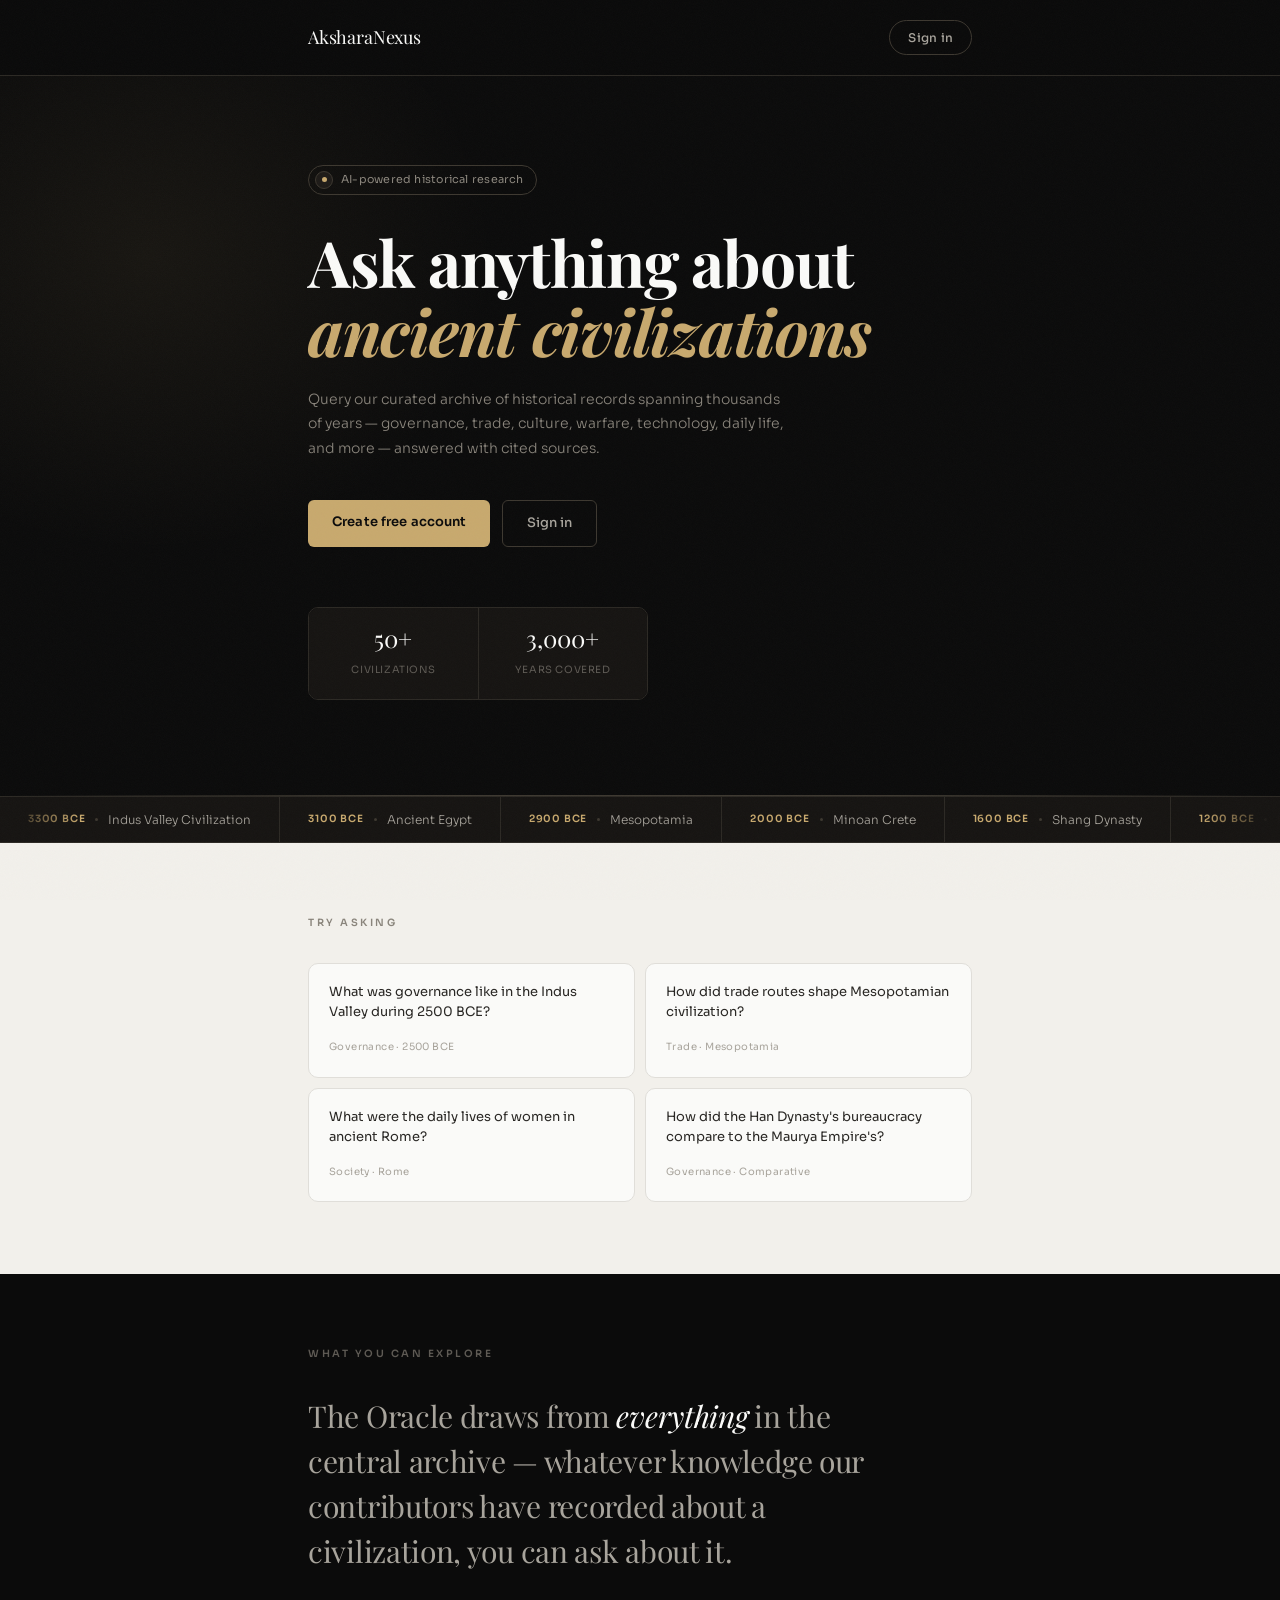
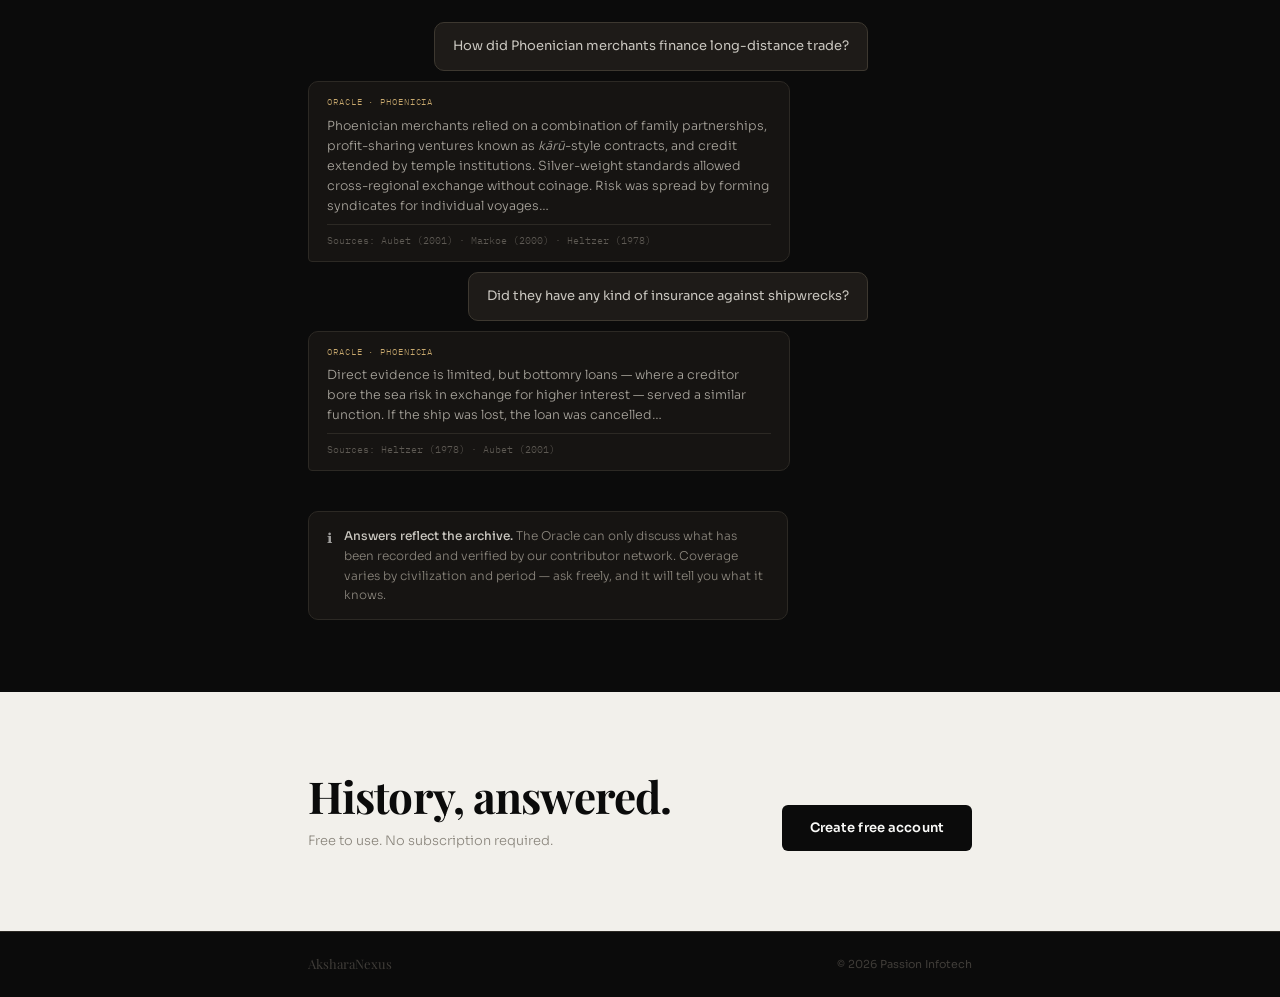
<file: src/main/resources/AI/index.html>
<!DOCTYPE html>
<html lang="en">
<head>
    <meta charset="UTF-8">
    <meta name="viewport" content="width=device-width, initial-scale=1.0">
    <title>AksharaNexus — Historical Knowledge Oracle</title>
    <link rel="stylesheet" href="css/base.css">
    <link rel="stylesheet" href="css/landing.css">
</head>
<body>

<nav class="nav">
    <div class="container">
        <a href="index.html" class="nav-brand">AksharaNexus</a>
        <a href="login.html" class="nav-signin cta-login">Sign in</a>
    </div>
</nav>

<!-- ── HERO ── -->
<section class="hero">
    <div class="container">
        <div class="hero-pill">
            <span class="hero-pill-dot"></span>
            AI-powered historical research
        </div>
        <h1>Ask anything about<br><em>ancient civilizations</em></h1>
        <p class="hero-sub">Query our curated archive of historical records spanning thousands of years — governance, trade, culture, warfare, technology, daily life, and more — answered with cited sources.</p>
        <div class="hero-actions">
            <a href="register.html" class="btn-primary cta-register">Create free account</a>
            <a href="login.html" class="btn-ghost cta-login">Sign in</a>
        </div>
        <div class="stat-strip">
            <div class="stat-item">
                <span class="stat-value">50+</span>
                <span class="stat-label">Civilizations</span>
            </div>
            <div class="stat-item">
                <span class="stat-value">3,000+</span>
                <span class="stat-label">Years covered</span>
            </div>
        </div>
    </div>
</section>

<!-- ── Auto-scrolling civilization timeline strip ── -->
<div class="timeline-strip" aria-hidden="true">
    <div class="timeline-track" id="timeline-track">
        <div class="timeline-item"><span class="timeline-era">3300 BCE</span><span class="timeline-dot"></span><span class="timeline-civ">Indus Valley Civilization</span></div>
        <div class="timeline-item"><span class="timeline-era">3100 BCE</span><span class="timeline-dot"></span><span class="timeline-civ">Ancient Egypt</span></div>
        <div class="timeline-item"><span class="timeline-era">2900 BCE</span><span class="timeline-dot"></span><span class="timeline-civ">Mesopotamia</span></div>
        <div class="timeline-item"><span class="timeline-era">2000 BCE</span><span class="timeline-dot"></span><span class="timeline-civ">Minoan Crete</span></div>
        <div class="timeline-item"><span class="timeline-era">1600 BCE</span><span class="timeline-dot"></span><span class="timeline-civ">Shang Dynasty</span></div>
        <div class="timeline-item"><span class="timeline-era">1200 BCE</span><span class="timeline-dot"></span><span class="timeline-civ">Phoenicia</span></div>
        <div class="timeline-item"><span class="timeline-era">800 BCE</span><span class="timeline-dot"></span><span class="timeline-civ">Ancient Greece</span></div>
        <div class="timeline-item"><span class="timeline-era">550 BCE</span><span class="timeline-dot"></span><span class="timeline-civ">Achaemenid Persia</span></div>
        <div class="timeline-item"><span class="timeline-era">321 BCE</span><span class="timeline-dot"></span><span class="timeline-civ">Maurya Empire</span></div>
        <div class="timeline-item"><span class="timeline-era">264 BCE</span><span class="timeline-dot"></span><span class="timeline-civ">Roman Republic</span></div>
        <div class="timeline-item"><span class="timeline-era">206 BCE</span><span class="timeline-dot"></span><span class="timeline-civ">Han Dynasty</span></div>
        <div class="timeline-item"><span class="timeline-era">100 CE</span><span class="timeline-dot"></span><span class="timeline-civ">Kushan Empire</span></div>
        <!-- duplicate for seamless loop -->
        <div class="timeline-item"><span class="timeline-era">3300 BCE</span><span class="timeline-dot"></span><span class="timeline-civ">Indus Valley Civilization</span></div>
        <div class="timeline-item"><span class="timeline-era">3100 BCE</span><span class="timeline-dot"></span><span class="timeline-civ">Ancient Egypt</span></div>
        <div class="timeline-item"><span class="timeline-era">2900 BCE</span><span class="timeline-dot"></span><span class="timeline-civ">Mesopotamia</span></div>
        <div class="timeline-item"><span class="timeline-era">2000 BCE</span><span class="timeline-dot"></span><span class="timeline-civ">Minoan Crete</span></div>
        <div class="timeline-item"><span class="timeline-era">1600 BCE</span><span class="timeline-dot"></span><span class="timeline-civ">Shang Dynasty</span></div>
        <div class="timeline-item"><span class="timeline-era">1200 BCE</span><span class="timeline-dot"></span><span class="timeline-civ">Phoenicia</span></div>
        <div class="timeline-item"><span class="timeline-era">800 BCE</span><span class="timeline-dot"></span><span class="timeline-civ">Ancient Greece</span></div>
        <div class="timeline-item"><span class="timeline-era">550 BCE</span><span class="timeline-dot"></span><span class="timeline-civ">Achaemenid Persia</span></div>
        <div class="timeline-item"><span class="timeline-era">321 BCE</span><span class="timeline-dot"></span><span class="timeline-civ">Maurya Empire</span></div>
        <div class="timeline-item"><span class="timeline-era">264 BCE</span><span class="timeline-dot"></span><span class="timeline-civ">Roman Republic</span></div>
        <div class="timeline-item"><span class="timeline-era">206 BCE</span><span class="timeline-dot"></span><span class="timeline-civ">Han Dynasty</span></div>
        <div class="timeline-item"><span class="timeline-era">100 CE</span><span class="timeline-dot"></span><span class="timeline-civ">Kushan Empire</span></div>
    </div>
</div>

<!-- ── EXAMPLE QUERIES ── -->
<section class="section-white">
    <div class="container">
        <div class="section-label reveal">Try asking</div>
        <div class="queries-grid">
            <a href="register.html" class="query-card reveal">
                <span class="query-text">What was governance like in the Indus Valley during 2500 BCE?</span>
                <div class="query-meta"><span class="query-tag">Governance · 2500 BCE</span><span class="query-arrow">→</span></div>
            </a>
            <a href="register.html" class="query-card reveal" style="transition-delay:0.07s">
                <span class="query-text">How did trade routes shape Mesopotamian civilization?</span>
                <div class="query-meta"><span class="query-tag">Trade · Mesopotamia</span><span class="query-arrow">→</span></div>
            </a>
            <a href="register.html" class="query-card reveal" style="transition-delay:0.13s">
                <span class="query-text">What were the daily lives of women in ancient Rome?</span>
                <div class="query-meta"><span class="query-tag">Society · Rome</span><span class="query-arrow">→</span></div>
            </a>
            <a href="register.html" class="query-card reveal" style="transition-delay:0.19s">
                <span class="query-text">How did the Han Dynasty's bureaucracy compare to the Maurya Empire's?</span>
                <div class="query-meta"><span class="query-tag">Governance · Comparative</span><span class="query-arrow">→</span></div>
            </a>
        </div>
    </div>
</section>

<!-- ── OPEN-ENDED CAPABILITY SECTION ── -->
<section class="section-dark">
    <div class="container">
        <div class="section-label reveal">What you can explore</div>

        <div class="open-statement reveal">
            <p>The Oracle draws from <em>everything</em> in the central archive — whatever knowledge our contributors have recorded about a civilization, you can ask about it.</p>
        </div>

        <!-- Illustrative conversation thread -->
        <div class="example-thread reveal" style="transition-delay:0.08s">
            <div class="thread-msg user">
                How did Phoenician merchants finance long-distance trade?
            </div>
            <div class="thread-msg oracle">
                <span class="oracle-label">Oracle · Phoenicia</span>
                Phoenician merchants relied on a combination of family partnerships, profit-sharing ventures known as <em>kārū</em>-style contracts, and credit extended by temple institutions. Silver-weight standards allowed cross-regional exchange without coinage. Risk was spread by forming syndicates for individual voyages…
                <span class="thread-cite">Sources: Aubet (2001) · Markoe (2000) · Heltzer (1978)</span>
            </div>
            <div class="thread-msg user">
                Did they have any kind of insurance against shipwrecks?
            </div>
            <div class="thread-msg oracle">
                <span class="oracle-label">Oracle · Phoenicia</span>
                Direct evidence is limited, but bottomry loans — where a creditor bore the sea risk in exchange for higher interest — served a similar function. If the ship was lost, the loan was cancelled…
                <span class="thread-cite">Sources: Heltzer (1978) · Aubet (2001)</span>
            </div>
        </div>

        <div class="scope-note reveal" style="transition-delay:0.16s">
            <span class="scope-note-icon">ℹ</span>
            <p><strong>Answers reflect the archive.</strong> The Oracle can only discuss what has been recorded and verified by our contributor network. Coverage varies by civilization and period — ask freely, and it will tell you what it knows.</p>
        </div>
    </div>
</section>

<!-- ── FOOTER CTA ── -->
<section class="footer-cta">
    <div class="container">
        <div class="footer-cta-inner reveal">
            <div>
                <h2>History, answered.</h2>
                <p>Free to use. No subscription required.</p>
            </div>
            <a href="register.html" class="btn-dark cta-register">Create free account</a>
        </div>
    </div>
</section>

<footer class="footer-bar">
    <div class="container">
        <span class="footer-bar-brand">AksharaNexus</span>
        <span class="footer-bar-copy">© 2026 Passion Infotech</span>
    </div>
</footer>

<script src="js/api.js"></script>
<script src="js/landing.js"></script>
<script>
    // Redirect logged-in users
    document.addEventListener('DOMContentLoaded', () => {
        if (typeof api !== 'undefined' && api.isLoggedIn()) {
            document.querySelectorAll('.cta-register').forEach(el => {
                el.textContent = 'Go to Oracle';
                el.href = 'chat.html';
            });
            document.querySelectorAll('.cta-login').forEach(el => {
                el.style.display = 'none';
            });
        }
    });

    // Scroll reveal
    const revealEls = document.querySelectorAll('.reveal');
    const io = new IntersectionObserver((entries) => {
        entries.forEach(e => {
            if (e.isIntersecting) { e.target.classList.add('visible'); io.unobserve(e.target); }
        });
    }, { threshold: 0.12 });
    revealEls.forEach(el => io.observe(el));
</script>
</body>
</html>
</file>
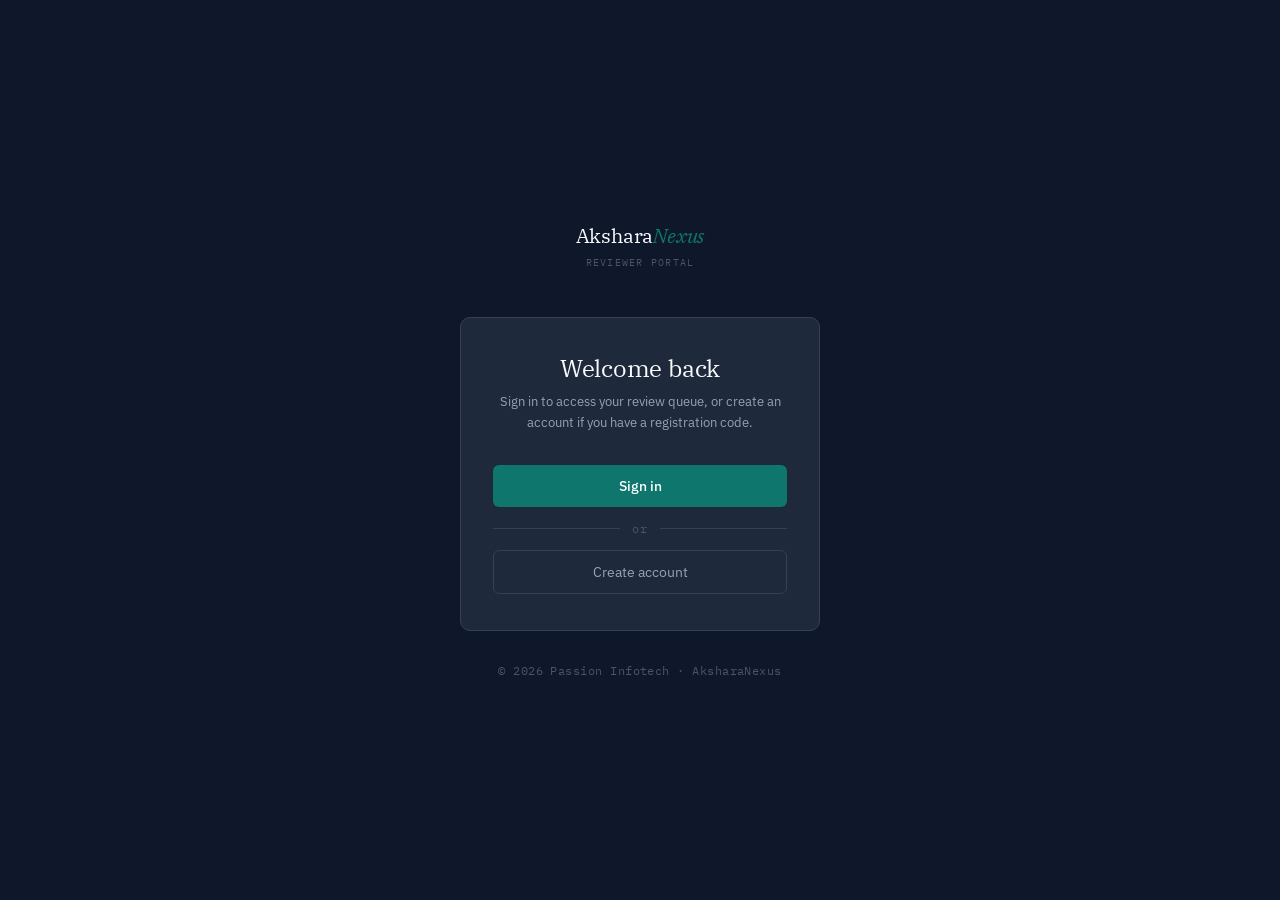
<file: src/main/resources/reviewer/index.html>
<!DOCTYPE html>
<html lang="en">
<head>
    <meta charset="UTF-8"/>
    <meta name="viewport" content="width=device-width,initial-scale=1.0"/>
    <title>AksharaNexus — Reviewer Portal</title>
    <link rel="preconnect" href="https://fonts.googleapis.com"/>
    <link href="https://fonts.googleapis.com/css2?family=IBM+Plex+Serif:ital,wght@0,400;0,500;1,400&family=IBM+Plex+Mono:wght@400;500&family=IBM+Plex+Sans:wght@400;500;600&display=swap" rel="stylesheet"/>
    <style>
        *, *::before, *::after { box-sizing: border-box; margin: 0; padding: 0; }

        :root {
            --bg:       #0F172A;
            --card:     #1E293B;
            --border:   #334155;
            --ink:      #F8FAFC;
            --muted:    #94A3B8;
            --faint:    #475569;
            --teal:     #0F766E;
            --teal-dim: rgba(15,118,110,0.15);
            --serif:    'IBM Plex Serif', Georgia, serif;
            --sans:     'IBM Plex Sans', system-ui, sans-serif;
            --mono:     'IBM Plex Mono', monospace;
        }

        html, body {
            height: 100%;
            font-family: var(--sans);
            background: var(--bg);
            color: var(--ink);
            -webkit-font-smoothing: antialiased;
        }

        body {
            display: flex;
            flex-direction: column;
            align-items: center;
            justify-content: center;
            min-height: 100vh;
            padding: 24px;
        }

        .wordmark {
            font-family: var(--serif);
            font-size: 1.25rem;
            font-weight: 400;
            letter-spacing: -0.01em;
            margin-bottom: 6px;
        }
        .wordmark em { font-style: italic; color: var(--teal); }

        .portal-label {
            font-family: var(--mono);
            font-size: 0.65rem;
            letter-spacing: 0.12em;
            text-transform: uppercase;
            color: var(--faint);
            margin-bottom: 48px;
        }

        .card {
            background: var(--card);
            border: 1px solid var(--border);
            border-radius: 10px;
            padding: 36px 32px;
            width: 100%;
            max-width: 360px;
            text-align: center;
        }

        .card-title {
            font-family: var(--serif);
            font-size: 1.5rem;
            font-weight: 400;
            line-height: 1.2;
            margin-bottom: 8px;
            letter-spacing: -0.01em;
        }

        .card-sub {
            font-size: 0.82rem;
            color: var(--muted);
            line-height: 1.6;
            margin-bottom: 32px;
        }

        .btn-group {
            display: flex;
            flex-direction: column;
            gap: 10px;
        }

        .btn-primary {
            display: block;
            padding: 12px;
            background: var(--teal);
            color: #fff;
            border: none;
            border-radius: 6px;
            font-family: var(--sans);
            font-size: 0.875rem;
            font-weight: 500;
            text-decoration: none;
            cursor: pointer;
            transition: background 0.15s;
        }
        .btn-primary:hover { background: #0D9488; }

        .btn-ghost {
            display: block;
            padding: 12px;
            background: transparent;
            color: var(--muted);
            border: 1px solid var(--border);
            border-radius: 6px;
            font-family: var(--sans);
            font-size: 0.875rem;
            font-weight: 400;
            text-decoration: none;
            cursor: pointer;
            transition: border-color 0.15s, color 0.15s;
        }
        .btn-ghost:hover { border-color: #64748B; color: var(--ink); }

        .divider {
            display: flex;
            align-items: center;
            gap: 12px;
            margin: 4px 0;
            color: var(--faint);
            font-size: 0.72rem;
            font-family: var(--mono);
            letter-spacing: 0.06em;
        }
        .divider::before, .divider::after {
            content: '';
            flex: 1;
            height: 1px;
            background: var(--border);
        }

        .footer-note {
            margin-top: 32px;
            font-size: 0.72rem;
            color: var(--faint);
            font-family: var(--mono);
            letter-spacing: 0.04em;
        }
    </style>
</head>
<body>

<div class="wordmark">Akshara<em>Nexus</em></div>
<div class="portal-label">Reviewer Portal</div>

<div class="card">
    <h1 class="card-title">Welcome back</h1>
    <p class="card-sub">Sign in to access your review queue, or create an account if you have a registration code.</p>

    <div class="btn-group">
        <a href="login.html" class="btn-primary">Sign in</a>
        <div class="divider">or</div>
        <a href="register.html" class="btn-ghost">Create account</a>
    </div>
</div>

<p class="footer-note">© 2026 Passion Infotech · AksharaNexus</p>

<script>
    // Redirect already-logged-in users straight to dashboard
    const token = localStorage.getItem('reviewer_token');
    if (token) {
        try {
            const payload = JSON.parse(atob(token.split('.')[1].replace(/-/g,'+').replace(/_/g,'/')));
            if (payload.exp && payload.exp * 1000 > Date.now()) {
                window.location.replace('dashboard.html');
            }
        } catch { /* invalid token, stay on page */ }
    }
</script>

</body>
</html>
</file>
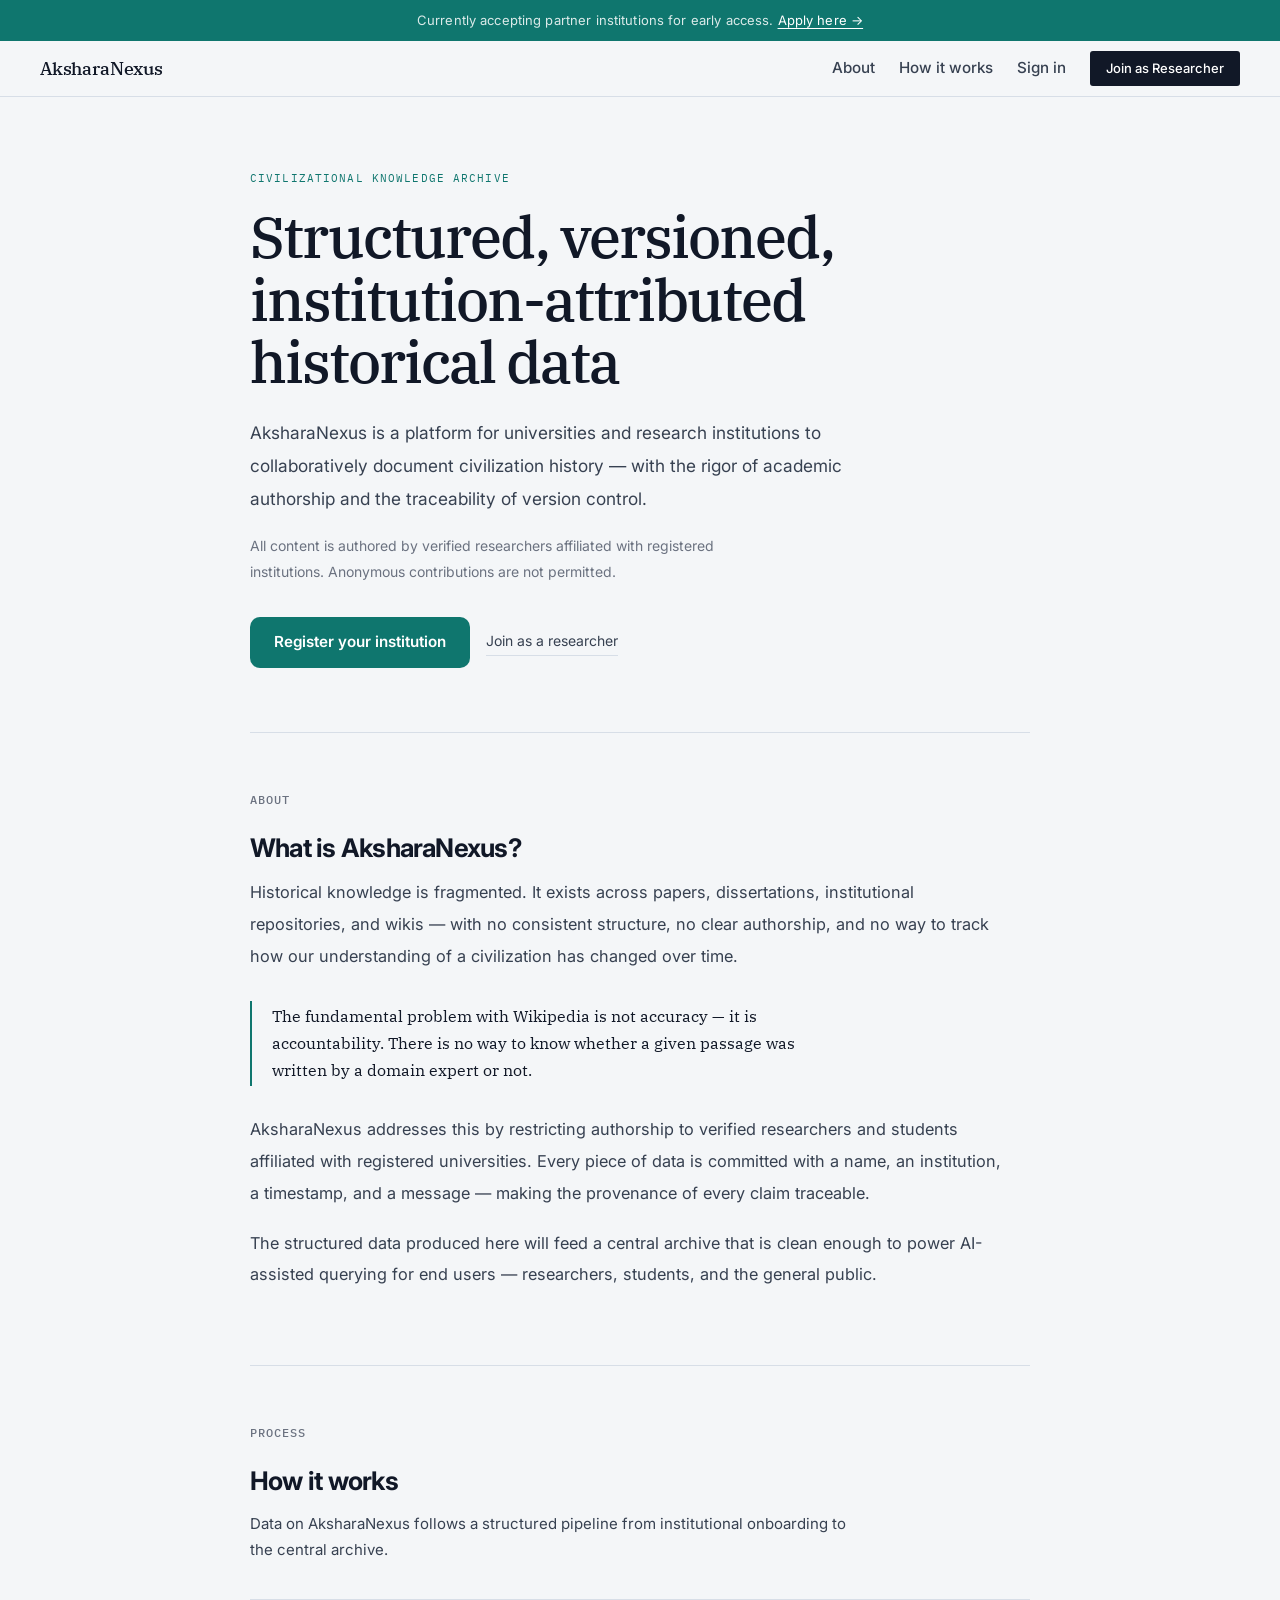
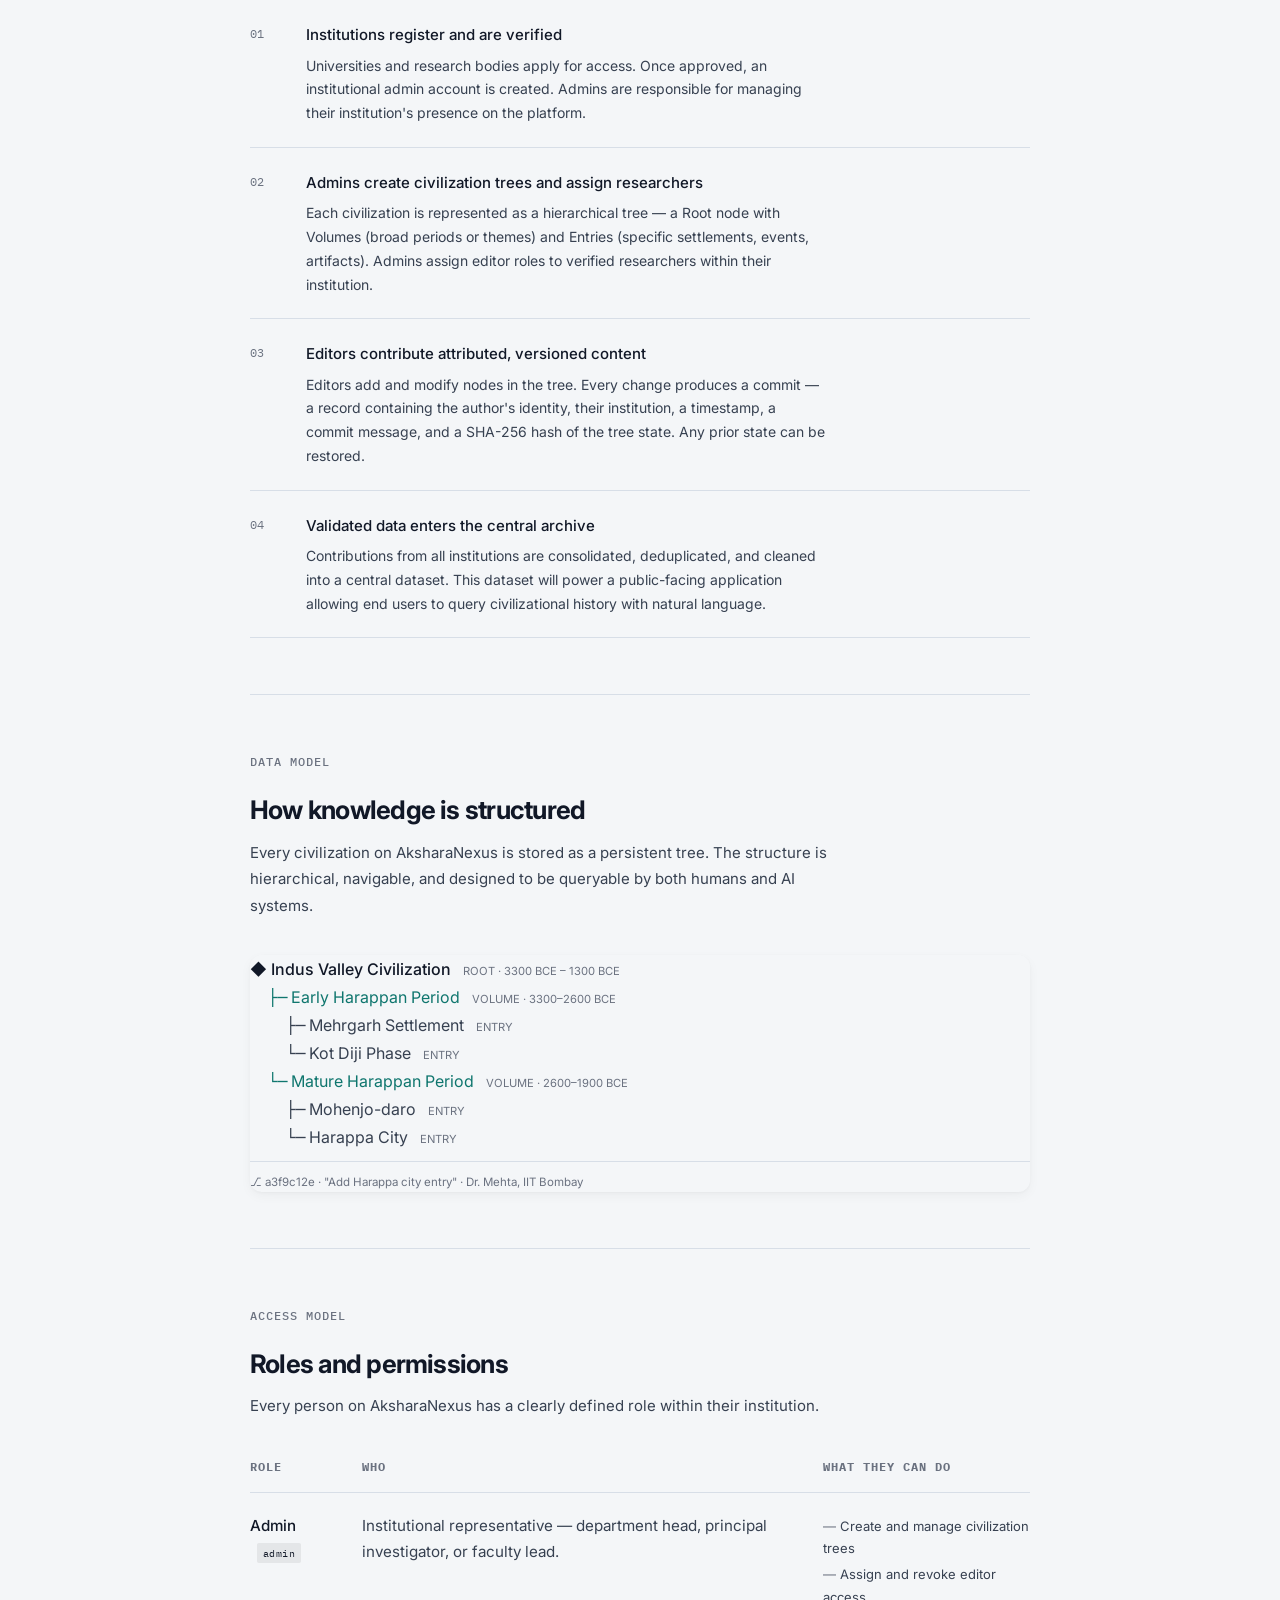
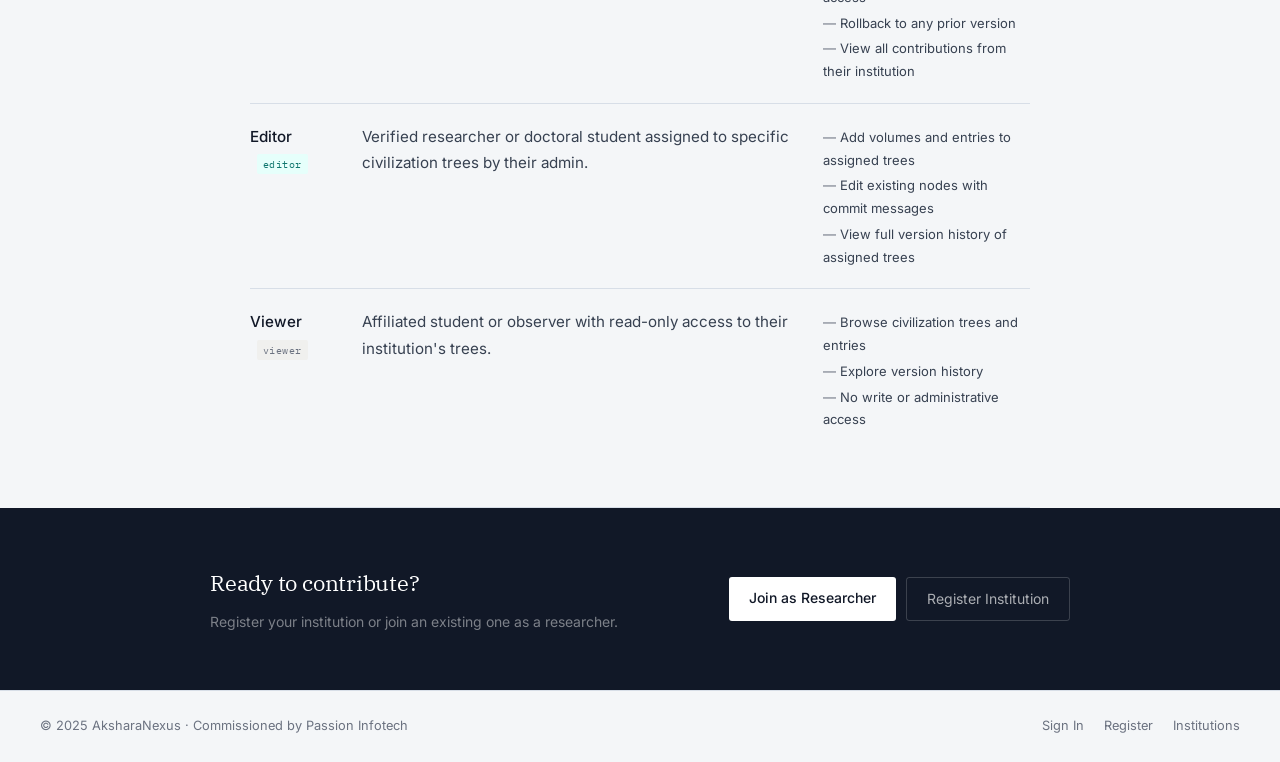
<file: src/main/resources/static/index.html>
<!DOCTYPE html>
<html lang="en">
<head>
    <meta charset="UTF-8" />
    <meta name="viewport" content="width=device-width, initial-scale=1.0" />
    <title>AksharaNexus — Civilizational Knowledge Archive</title>
    <link rel="stylesheet" href="css/index.css" />
</head>
<body>

<!-- Top strip -->
<div class="strip">
    Currently accepting partner institutions for early access.
    <a href="register-admin.html">Apply here →</a>
</div>

<!-- Nav -->
<nav class="nav">
    <a href="index.html" class="nav-logo">AksharaNexus</a>
    <div class="nav-right">
        <a href="#about" class="nav-hide">About</a>
        <a href="#how-it-works" class="nav-hide">How it works</a>
        <a href="login.html">Sign in</a>
        <a href="register.html" class="nav-cta">Join as Researcher</a>
    </div>
</nav>

<!-- Hero -->
<div class="container">
    <section class="hero">
        <div class="hero-kicker">Civilizational Knowledge Archive</div>
        <h1>Structured, versioned, institution-attributed historical data</h1>
        <p class="hero-body">
            AksharaNexus is a platform for universities and research institutions to collaboratively document civilization history — with the rigor of academic authorship and the traceability of version control.
        </p>
        <p class="hero-note">
            All content is authored by verified researchers affiliated with registered institutions. Anonymous contributions are not permitted.
        </p>
        <div class="hero-actions">
            <a href="register-admin.html" class="btn-primary">Register your institution</a>
            <a href="register.html" class="btn-secondary">Join as a researcher</a>
        </div>
    </section>
</div>

<!-- About -->
<div class="container" id="about">
    <section class="section">
        <div class="section-label">About</div>
        <h2>What is AksharaNexus?</h2>

        <p class="about-text">
            Historical knowledge is fragmented. It exists across papers, dissertations, institutional repositories, and wikis — with no consistent structure, no clear authorship, and no way to track how our understanding of a civilization has changed over time.
        </p>

        <div class="pull-quote">
            The fundamental problem with Wikipedia is not accuracy — it is accountability. There is no way to know whether a given passage was written by a domain expert or not.
        </div>

        <p class="about-text">
            AksharaNexus addresses this by restricting authorship to verified researchers and students affiliated with registered universities. Every piece of data is committed with a name, an institution, a timestamp, and a message — making the provenance of every claim traceable.
        </p>

        <p class="about-text">
            The structured data produced here will feed a central archive that is clean enough to power AI-assisted querying for end users — researchers, students, and the general public.
        </p>
    </section>
</div>

<!-- How it works -->
<div class="container" id="how-it-works">
    <section class="section">
        <div class="section-label">Process</div>
        <h2>How it works</h2>
        <p class="section-intro">
            Data on AksharaNexus follows a structured pipeline from institutional onboarding to the central archive.
        </p>

        <ol class="steps-list">
            <li class="step-item">
                <span class="step-num-col"></span>
                <div class="step-body">
                    <h4>Institutions register and are verified</h4>
                    <p>Universities and research bodies apply for access. Once approved, an institutional admin account is created. Admins are responsible for managing their institution's presence on the platform.</p>
                </div>
            </li>
            <li class="step-item">
                <span class="step-num-col"></span>
                <div class="step-body">
                    <h4>Admins create civilization trees and assign researchers</h4>
                    <p>Each civilization is represented as a hierarchical tree — a Root node with Volumes (broad periods or themes) and Entries (specific settlements, events, artifacts). Admins assign editor roles to verified researchers within their institution.</p>
                </div>
            </li>
            <li class="step-item">
                <span class="step-num-col"></span>
                <div class="step-body">
                    <h4>Editors contribute attributed, versioned content</h4>
                    <p>Editors add and modify nodes in the tree. Every change produces a commit — a record containing the author's identity, their institution, a timestamp, a commit message, and a SHA-256 hash of the tree state. Any prior state can be restored.</p>
                </div>
            </li>
            <li class="step-item">
                <span class="step-num-col"></span>
                <div class="step-body">
                    <h4>Validated data enters the central archive</h4>
                    <p>Contributions from all institutions are consolidated, deduplicated, and cleaned into a central dataset. This dataset will power a public-facing application allowing end users to query civilizational history with natural language.</p>
                </div>
            </li>
        </ol>
    </section>
</div>

<!-- Data model -->
<div class="container">
    <section class="section">
        <div class="section-label">Data model</div>
        <h2>How knowledge is structured</h2>
        <p class="section-intro">
            Every civilization on AksharaNexus is stored as a persistent tree. The structure is hierarchical, navigable, and designed to be queryable by both humans and AI systems.
        </p>

        <div class="model-box">
            <div class="node-root">◆ Indus Valley Civilization &nbsp;&nbsp;<span style="color:var(--faint);font-weight:400;font-size:0.7rem;">ROOT · 3300 BCE – 1300 BCE</span></div>
            <div class="node-vol">├─ Early Harappan Period &nbsp;&nbsp;<span style="color:var(--faint);font-size:0.7rem;">VOLUME · 3300–2600 BCE</span></div>
            <div class="node-entry">├─ Mehrgarh Settlement &nbsp;&nbsp;<span style="color:var(--faint);font-size:0.7rem;">ENTRY</span></div>
            <div class="node-entry">└─ Kot Diji Phase &nbsp;&nbsp;<span style="color:var(--faint);font-size:0.7rem;">ENTRY</span></div>
            <div class="node-vol">└─ Mature Harappan Period &nbsp;&nbsp;<span style="color:var(--faint);font-size:0.7rem;">VOLUME · 2600–1900 BCE</span></div>
            <div class="node-entry">├─ Mohenjo-daro &nbsp;&nbsp;<span style="color:var(--faint);font-size:0.7rem;">ENTRY</span></div>
            <div class="node-entry">└─ Harappa City &nbsp;&nbsp;<span style="color:var(--faint);font-size:0.7rem;">ENTRY</span></div>
            <div class="node-commit">⎇ a3f9c12e · "Add Harappa city entry" · Dr. Mehta, IIT Bombay</div>
        </div>
    </section>
</div>

<!-- Roles -->
<div class="container">
    <section class="section">
        <div class="section-label">Access model</div>
        <h2>Roles and permissions</h2>
        <p class="section-intro">
            Every person on AksharaNexus has a clearly defined role within their institution.
        </p>

        <table class="roles-table">
            <thead>
            <tr>
                <th>Role</th>
                <th>Who</th>
                <th>What they can do</th>
            </tr>
            </thead>
            <tbody>
            <tr>
                <td>
                    <span class="role-name">Admin</span>
                    <span class="role-tag tag-admin">admin</span>
                </td>
                <td>Institutional representative — department head, principal investigator, or faculty lead.</td>
                <td>
                    <ul class="perms-list">
                        <li>Create and manage civilization trees</li>
                        <li>Assign and revoke editor access</li>
                        <li>Rollback to any prior version</li>
                        <li>View all contributions from their institution</li>
                    </ul>
                </td>
            </tr>
            <tr>
                <td>
                    <span class="role-name">Editor</span>
                    <span class="role-tag tag-editor">editor</span>
                </td>
                <td>Verified researcher or doctoral student assigned to specific civilization trees by their admin.</td>
                <td>
                    <ul class="perms-list">
                        <li>Add volumes and entries to assigned trees</li>
                        <li>Edit existing nodes with commit messages</li>
                        <li>View full version history of assigned trees</li>
                    </ul>
                </td>
            </tr>
            <tr>
                <td>
                    <span class="role-name">Viewer</span>
                    <span class="role-tag tag-viewer">viewer</span>
                </td>
                <td>Affiliated student or observer with read-only access to their institution's trees.</td>
                <td>
                    <ul class="perms-list">
                        <li>Browse civilization trees and entries</li>
                        <li>Explore version history</li>
                        <li>No write or administrative access</li>
                    </ul>
                </td>
            </tr>
            </tbody>
        </table>
    </section>
</div>

<!-- CTA -->
<section class="cta-section">
    <div class="cta-inner">
        <div class="cta-text">
            <h2>Ready to contribute?</h2>
            <p>Register your institution or join an existing one as a researcher.</p>
        </div>
        <div class="cta-buttons">
            <a href="register.html" class="btn-inv">Join as Researcher</a>
            <a href="register-admin.html" class="btn-inv-ghost">Register Institution</a>
        </div>
    </div>
</section>

<!-- Footer -->
<footer>
    <div class="footer-left">© 2025 AksharaNexus · Commissioned by Passion Infotech</div>
    <div class="footer-links">
        <a href="login.html">Sign In</a>
        <a href="register.html">Register</a>
        <a href="register-admin.html">Institutions</a>
    </div>
</footer>

<script src="js/api.js"></script>
<script>
    if (typeof Auth !== 'undefined' && Auth.getToken()) {
        document.querySelector('.nav-right').innerHTML =
            '<a href="dashboard.html" class="nav-cta">Go to dashboard →</a>';
    }
</script>
</body>
</html>
</file>
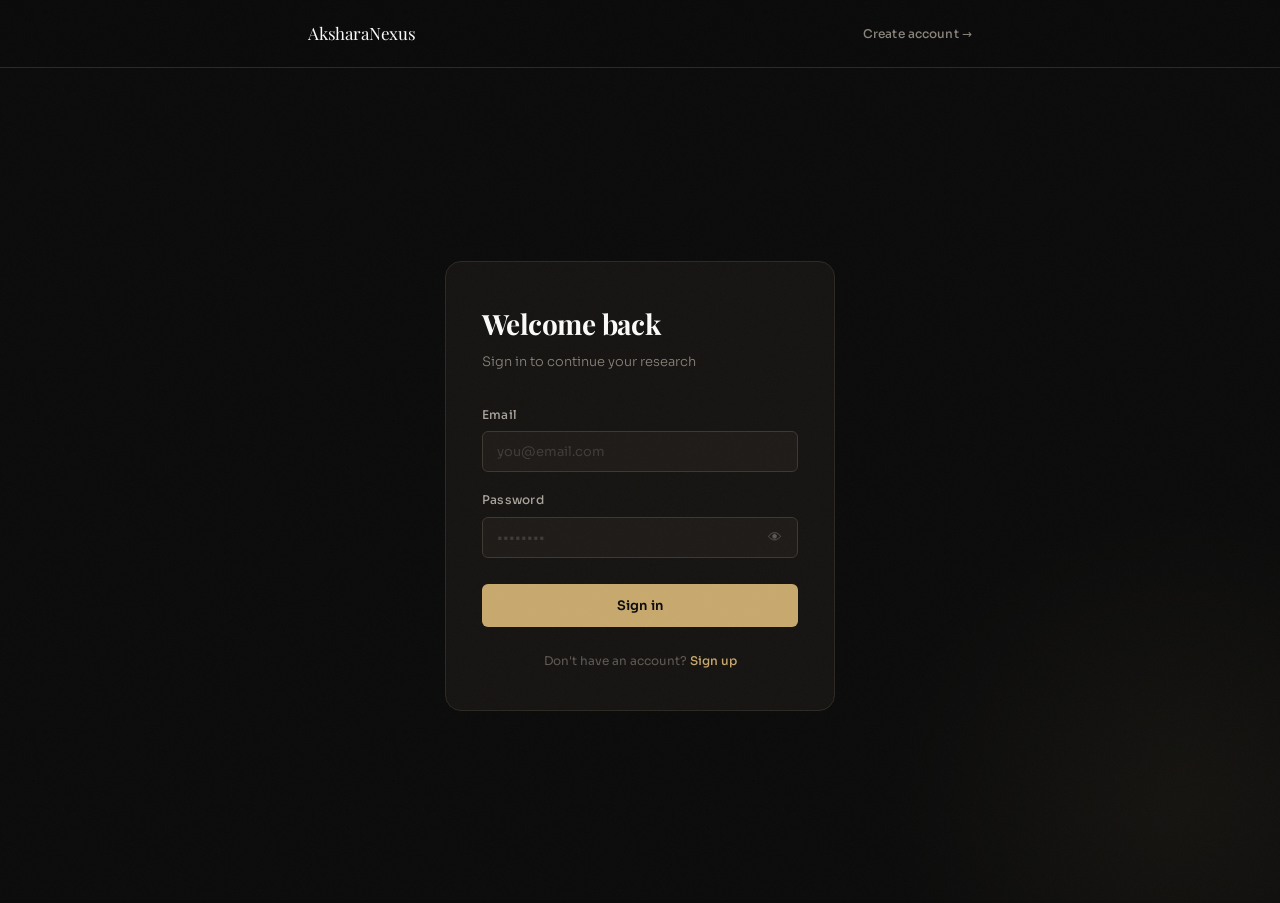
<file: src/main/resources/AI/login.html>
<!DOCTYPE html>
<html lang="en">
<head>
    <meta charset="UTF-8">
    <meta name="viewport" content="width=device-width, initial-scale=1.0">
    <title>Sign in — AksharaNexus</title>
    <link rel="stylesheet" href="css/base.css">
    <link rel="stylesheet" href="css/auth.css">
</head>
<body data-page="login">
<nav class="auth-nav">
    <div class="container">
        <a href="index.html" class="auth-nav-brand">AksharaNexus</a>
        <a href="register.html" class="auth-nav-link">Create account →</a>
    </div>
</nav>
<div class="auth-body">
    <div class="auth-card">
        <h1 class="auth-title">Welcome back</h1>
        <p class="auth-sub">Sign in to continue your research</p>
        <div id="auth-error" class="auth-error"></div>
        <form id="auth-form">
            <div class="form-group">
                <label class="form-label" for="email">Email</label>
                <input class="form-input" type="email" id="email" placeholder="you@email.com" required autocomplete="email">
            </div>
            <div class="form-group">
                <label class="form-label" for="password">Password</label>
                <div class="password-wrap">
                    <input class="form-input" type="password" id="password" placeholder="••••••••" required autocomplete="current-password">
                    <button type="button" class="toggle-pw" aria-label="Toggle password visibility">👁</button>
                </div>
            </div>
            <button type="submit" id="submit-btn" class="btn-submit" data-label="Sign in">Sign in</button>
        </form>
        <div class="auth-switch">Don't have an account? <a href="register.html">Sign up</a></div>
    </div>
</div>
<script src="js/api.js"></script>
<script src="js/auth.js"></script>
</body>
</html>
</file>
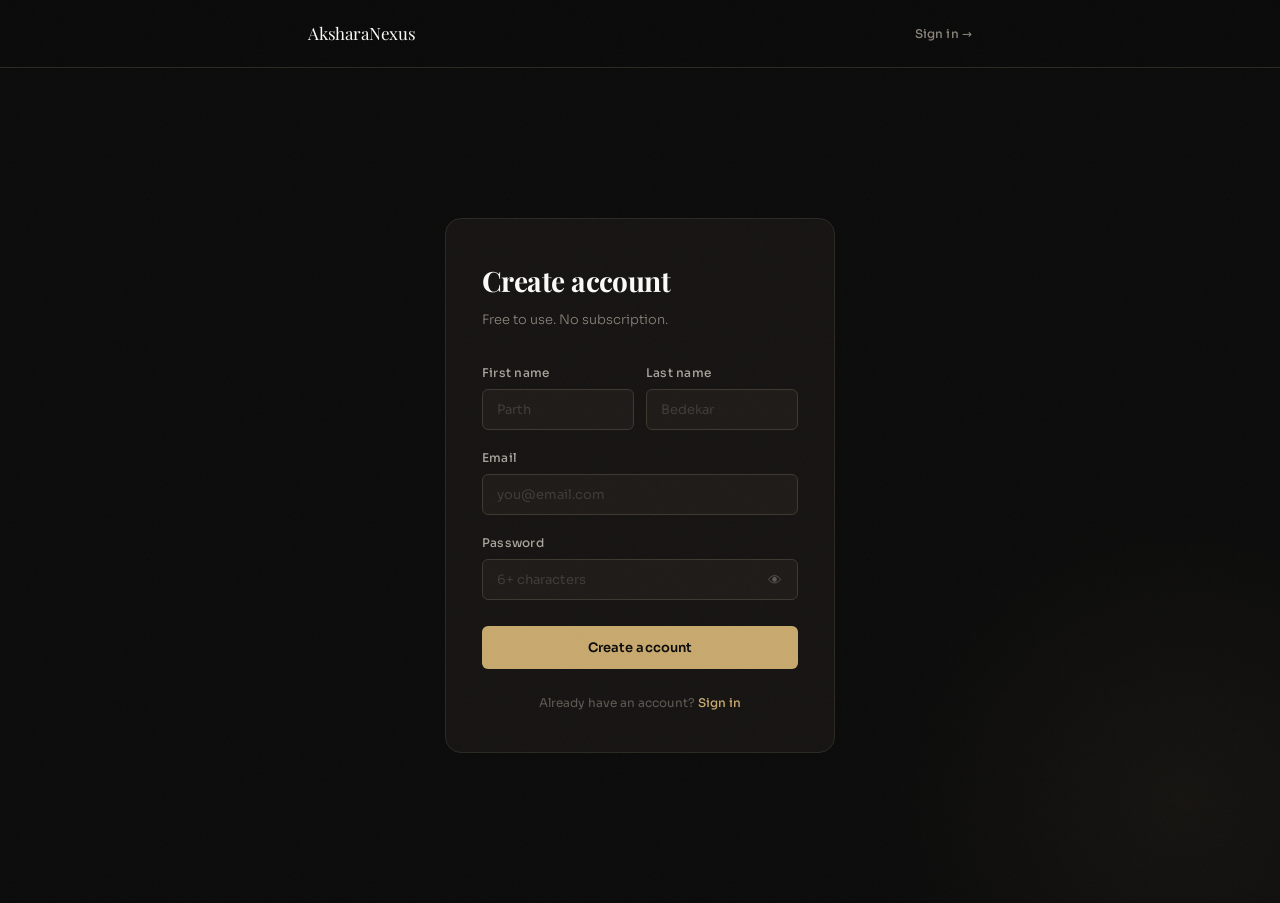
<file: src/main/resources/AI/register.html>
<!DOCTYPE html>
<html lang="en">
<head>
    <meta charset="UTF-8">
    <meta name="viewport" content="width=device-width, initial-scale=1.0">
    <title>Create account — AksharaNexus</title>
    <link rel="stylesheet" href="css/base.css">
    <link rel="stylesheet" href="css/auth.css">
</head>
<body data-page="register">
<nav class="auth-nav">
    <div class="container">
        <a href="index.html" class="auth-nav-brand">AksharaNexus</a>
        <a href="login.html" class="auth-nav-link">Sign in →</a>
    </div>
</nav>
<div class="auth-body">
    <div class="auth-card">
        <h1 class="auth-title">Create account</h1>
        <p class="auth-sub">Free to use. No subscription.</p>
        <div id="auth-error" class="auth-error"></div>
        <form id="auth-form">
            <div class="form-row">
                <div class="form-group">
                    <label class="form-label" for="firstName">First name</label>
                    <input class="form-input" type="text" id="firstName" placeholder="Parth" required>
                </div>
                <div class="form-group">
                    <label class="form-label" for="lastName">Last name</label>
                    <input class="form-input" type="text" id="lastName" placeholder="Bedekar">
                </div>
            </div>
            <div class="form-group">
                <label class="form-label" for="email">Email</label>
                <input class="form-input" type="email" id="email" placeholder="you@email.com" required autocomplete="email">
            </div>
            <div class="form-group">
                <label class="form-label" for="password">Password</label>
                <div class="password-wrap">
                    <input class="form-input" type="password" id="password" placeholder="6+ characters" required autocomplete="new-password">
                    <button type="button" class="toggle-pw" aria-label="Toggle password visibility">👁</button>
                </div>
            </div>
            <button type="submit" id="submit-btn" class="btn-submit" data-label="Create account">Create account</button>
        </form>
        <div class="auth-switch">Already have an account? <a href="login.html">Sign in</a></div>
    </div>
</div>
<script src="js/api.js"></script>
<script src="js/auth.js"></script>
</body>
</html>
</file>
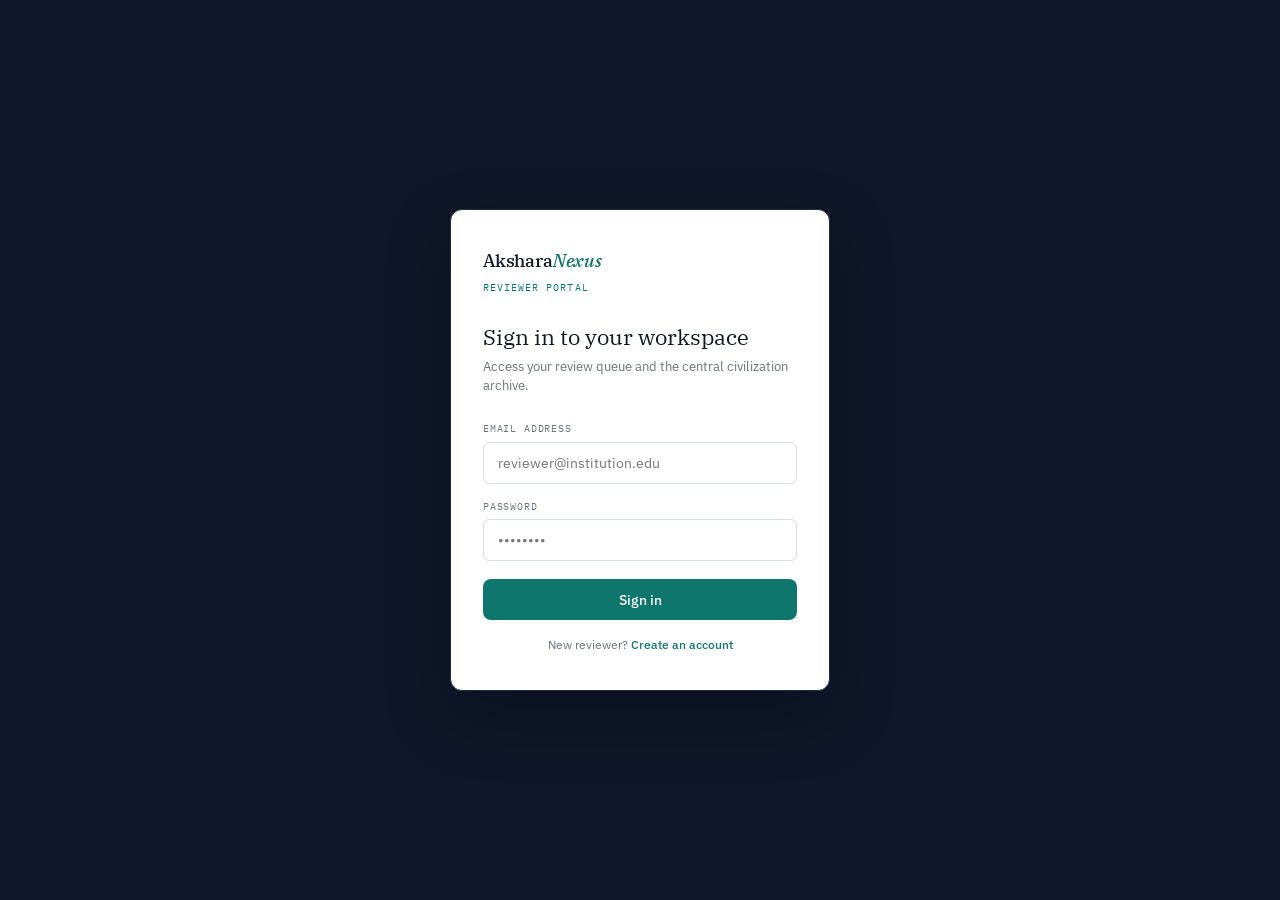
<file: src/main/resources/reviewer/dashboard.html>
<!DOCTYPE html>
<html lang="en">
<head>
    <meta charset="UTF-8">
    <meta name="viewport" content="width=device-width, initial-scale=1.0">
    <title>AksharaNexus — Review Dashboard</title>
    <link rel="stylesheet" href="css/style.css">
</head>
<body>

<!-- ── Nav ─────────────────────────────────────────────────────────────── -->
<nav class="nav">
    <div class="nav-brand">
        <span class="nav-logo">AksharaNexus</span>
        <span class="nav-sep">/</span>
        <span class="nav-context">Reviewer Portal</span>
    </div>
    <div class="nav-right">
        <span class="reviewer-chip" id="nav-reviewer-name">—</span>
        <button class="nav-sign-out" id="btn-signout">Sign out</button>
    </div>
</nav>

<!-- ── App shell ─────────────────────────────────────────────────────── -->
<div class="app-shell">

    <!-- Sidebar -->
    <aside class="sidebar">
        <div class="sidebar-stats">
            <div class="stat-block">
                <span class="stat-num" id="stat-civs">—</span>
                <span class="stat-label">Civilizations</span>
            </div>
            <div class="stat-block">
                <span class="stat-num" id="stat-marks">—</span>
                <span class="stat-label">Marked</span>
            </div>
        </div>

        <div class="sidebar-section">
            <span class="sidebar-section-label">Browse</span>
            <button class="sidebar-link active" data-view="civilizations" id="nav-civilizations">
                <span class="sidebar-icon">◉</span> All Civilizations
                <span class="sidebar-pill" id="pill-civs">0</span>
            </button>
            <button class="sidebar-link" data-view="marks" id="nav-marks">
                <span class="sidebar-icon">✓</span> My Marks
            </button>
        </div>

        <div class="sidebar-section" style="margin-top:16px">
            <span class="sidebar-section-label">Central Archive</span>
            <button class="sidebar-link" data-view="central" id="nav-central">
                <span class="sidebar-icon">⊞</span> Civilizations
            </button>
        </div>

        <div class="sidebar-bottom">
            <div class="reviewer-info">
                <div class="reviewer-avatar" id="sidebar-avatar">R</div>
                <div>
                    <div class="reviewer-name" id="sidebar-name">Reviewer</div>
                    <div class="reviewer-role-label">Reviewer</div>
                </div>
            </div>
        </div>
    </aside>

    <!-- Main content area -->
    <main class="main" id="main">

        <!-- ── All Civilizations view ───────────────────────────────────────── -->
        <section class="view active" id="view-civilizations">
            <div class="view-header">
                <div>
                    <h1 class="view-title">All Civilizations</h1>
                    <p class="view-sub">Latest version of every civilization submitted by universities. Click to browse and mark entries.</p>
                </div>
                <button class="btn-primary" id="btn-refresh-civs">Refresh</button>
            </div>
            <div id="civs-list" class="version-list">
                <div class="skeleton-list">
                    <div class="skeleton-row"></div>
                    <div class="skeleton-row"></div>
                    <div class="skeleton-row"></div>
                </div>
            </div>
        </section>

        <!-- ── My Marks view ────────────────────────────────────────────────── -->
        <section class="view" id="view-marks">
            <div class="view-header">
                <div>
                    <h1 class="view-title">My Marks</h1>
                    <p class="view-sub">Entries you have approved, rejected, or flagged for revision. Approved entries can be added to a central civilization.</p>
                </div>
                <button class="btn-primary" id="btn-refresh-marks">Refresh</button>
            </div>
            <div id="marks-list" class="version-list">
                <div class="skeleton-list">
                    <div class="skeleton-row"></div>
                    <div class="skeleton-row"></div>
                </div>
            </div>
        </section>

        <!-- ── Central archive view ─────────────────────────────────────────── -->
        <section class="view" id="view-central">
            <div class="view-header">
                <div>
                    <h1 class="view-title">Central Archive</h1>
                    <p class="view-sub">The curated cross-institutional civilization database. Create a civilization here first, then add approved entries to it.</p>
                </div>
                <button class="btn-primary" id="btn-new-civ">+ New Civilization</button>
            </div>
            <div id="central-grid" class="central-grid">
                <div class="skeleton-list">
                    <div class="skeleton-row"></div>
                    <div class="skeleton-row"></div>
                </div>
            </div>
        </section>

        <!-- ── Central civilization detail panel ────────────────────────────── -->
        <div class="detail-panel" id="panel-central">
            <div class="detail-inner">
                <button class="detail-back" id="btn-back-central">← Back to archive</button>
                <div id="central-detail-content"></div>
            </div>
        </div>

    </main>
</div>

<!-- ── Toast container ──────────────────────────────────────────────── -->
<div class="toast-container" id="toasts"></div>

<!-- ── New Civilization Modal ───────────────────────────────────────────── -->
<div class="modal-overlay" id="modal-new-civ">
    <div class="modal modal-wide">
        <div class="modal-header">
            <span class="modal-title">Add Civilization to Central Archive</span>
            <button class="modal-close" data-close="modal-new-civ">✕</button>
        </div>
        <div class="modal-body">
            <div class="form-group">
                <label>Search by civilization name</label>
                <input type="text" id="new-civ-search"
                       placeholder="e.g. Indus Valley Civilization" autocomplete="off">
            </div>
            <div id="civ-metadata-picker" style="display:none;margin-top:4px"></div>
        </div>
        <div class="modal-footer">
            <button class="btn-cancel" data-close="modal-new-civ">Cancel</button>
            <button class="btn-submit" id="btn-submit-new-civ">Create</button>
        </div>
    </div>
</div>

<!-- ── Add Volume Modal ──────────────────────────────────────────────── -->
<div class="modal-overlay" id="modal-add-volume">
    <div class="modal">
        <div class="modal-header">
            <span class="modal-title">Add Volume</span>
            <button class="modal-close" data-close="modal-add-volume">✕</button>
        </div>
        <div class="modal-body">
            <p class="modal-hint">Volumes organise entries by period or theme within a civilization.</p>
            <div class="form-group">
                <label>Volume Title</label>
                <input type="text" id="vol-title" placeholder="e.g. Urban Phase">
            </div>
            <div class="form-row">
                <div class="form-group">
                    <label>Start Year <span class="field-hint">(BCE = negative)</span></label>
                    <input type="number" id="vol-start" placeholder="-2600">
                </div>
                <div class="form-group">
                    <label>End Year</label>
                    <input type="number" id="vol-end" placeholder="-2000">
                </div>
            </div>
            <div class="form-group">
                <label>Position <span class="field-hint">(display order, e.g. 1, 2, 3…)</span></label>
                <input type="number" id="vol-position" placeholder="1" min="1">
            </div>
        </div>
        <div class="modal-footer">
            <button class="btn-cancel" data-close="modal-add-volume">Cancel</button>
            <button class="btn-submit" id="btn-submit-volume">Add Volume</button>
        </div>
    </div>
</div>

<<!-- ── Add Entry Modal (picks from approved marks) ──────────────────── -->
<!-- ── Add Entry Modal ──────────────────────────────────────────────────── -->
<div class="modal-overlay" id="modal-add-entry">
    <div class="modal modal-wide">
        <div class="modal-header">
            <span class="modal-title">Link Approved Entry to Archive</span>
            <button class="modal-close" data-close="modal-add-entry">✕</button>
        </div>
        <div class="modal-body" style="gap:10px">
            <div id="approved-marks-list" class="entry-pick-list"></div>
            <div class="form-group" style="margin-top:4px">
                <label>Starting Position in Volume <span style="font-weight:400;text-transform:none;letter-spacing:0;color:var(--faint)">(display order — entries will be re-sorted by year automatically)</span></label>
                <input type="number" id="entry-position" placeholder="1" min="1" style="max-width:120px">
            </div>
        </div>
        <div class="modal-footer">
            <button class="btn-cancel" data-close="modal-add-entry">Cancel</button>
            <button class="btn-submit" id="btn-submit-entry">Add to Archive</button>
        </div>
    </div>
</div>

<!-- ── Flag Divergence Modal ─────────────────────────────────────────── -->
<div class="modal-overlay" id="modal-flag-divergence">
    <div class="modal">
        <div class="modal-header">
            <span class="modal-title">Flag Historical Divergence</span>
            <button class="modal-close" data-close="modal-flag-divergence">✕</button>
        </div>
        <div class="modal-body">
            <div class="divergence-entries-preview">
                <div class="div-entry-preview">
                    <span class="div-entry-role">Primary entry</span>
                    <span class="div-entry-name" id="div-primary-name">—</span>
                </div>
                <div class="div-vs">vs</div>
                <div class="div-entry-preview">
                    <span class="div-entry-role">Conflicting entry</span>
                    <span class="div-entry-name" id="div-conflict-name">—</span>
                </div>
            </div>
            <input type="hidden" id="div-primary-id">
            <input type="hidden" id="div-conflict-id">
            <div class="form-group" style="margin-top:16px">
                <label>Explain the disagreement</label>
                <textarea id="div-note" placeholder="e.g. Oxford dates the collapse to 1900 BCE while Delhi argues 1700 BCE based on different stratigraphic evidence." style="min-height:90px"></textarea>
            </div>
        </div>
        <div class="modal-footer">
            <button class="btn-cancel" data-close="modal-flag-divergence">Cancel</button>
            <button class="btn-submit" id="btn-submit-divergence">Flag Divergence</button>
        </div>
    </div>
</div>

<script type="module" src="dashboard.js"></script>
</body>
</html>
</file>
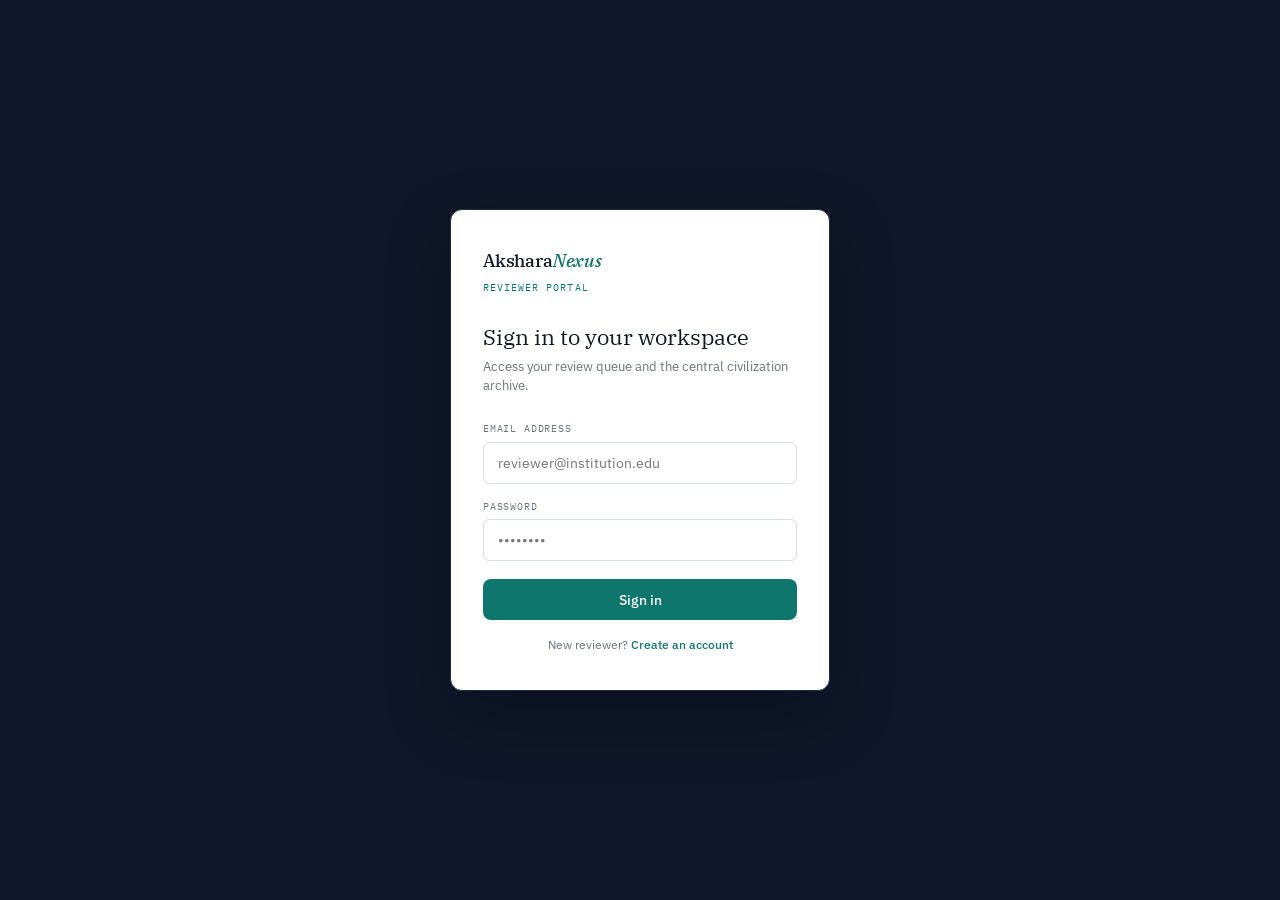
<file: src/main/resources/reviewer/login.html>
<!DOCTYPE html>
<html lang="en">
<head>
    <meta charset="UTF-8"/>
    <meta name="viewport" content="width=device-width,initial-scale=1.0"/>
    <title>AksharaNexus — Reviewer Login</title>
    <link rel="preconnect" href="https://fonts.googleapis.com"/>
    <link href="https://fonts.googleapis.com/css2?family=IBM+Plex+Serif:ital,wght@0,400;0,500;1,400&family=IBM+Plex+Mono:wght@400;500&family=IBM+Plex+Sans:wght@400;500;600&display=swap" rel="stylesheet"/>
    <link rel="stylesheet" href="css/style.css"/>
</head>
<body>

<div class="login-shell">
    <div class="login-card">

        <div class="login-logo">Akshara<em style="font-style:italic;color:var(--teal)">Nexus</em></div>
        <div class="login-context">Reviewer Portal</div>

        <h1 class="login-title">Sign in to your workspace</h1>
        <p class="login-sub">Access your review queue and the central civilization archive.</p>

        <div class="login-error" id="err"></div>

        <form class="login-form" id="form" onsubmit="return false">
            <div class="form-group">
                <label for="email">Email address</label>
                <input type="email" id="email" placeholder="reviewer@institution.edu" autocomplete="email" required/>
            </div>
            <div class="form-group">
                <label for="password">Password</label>
                <input type="password" id="password" placeholder="••••••••" autocomplete="current-password" required/>
            </div>
            <button class="btn-login" id="btn" type="submit">Sign in</button>
        </form>

        <p class="login-note">
            New reviewer? <a href="register.html" style="color:var(--teal);font-weight:500">Create an account</a>
        </p>

    </div>
</div>

<script type="module">
    import { login, isLoggedIn } from './api.js';
    if (isLoggedIn()) window.location.href = 'dashboard.html';

    const form = document.getElementById('form');
    const btn  = document.getElementById('btn');
    const err  = document.getElementById('err');

    form.addEventListener('submit', async () => {
        const email    = document.getElementById('email').value.trim();
        const password = document.getElementById('password').value;
        err.classList.remove('show');
        btn.disabled = true; btn.textContent = 'Signing in…';
        try {
            await login(email, password);
            window.location.href = 'dashboard.html';
        } catch(e) {
            err.textContent = e.message || 'Invalid credentials';
            err.classList.add('show');
            btn.disabled = false; btn.textContent = 'Sign in';
        }
    });
</script>
</body>
</html>
</file>
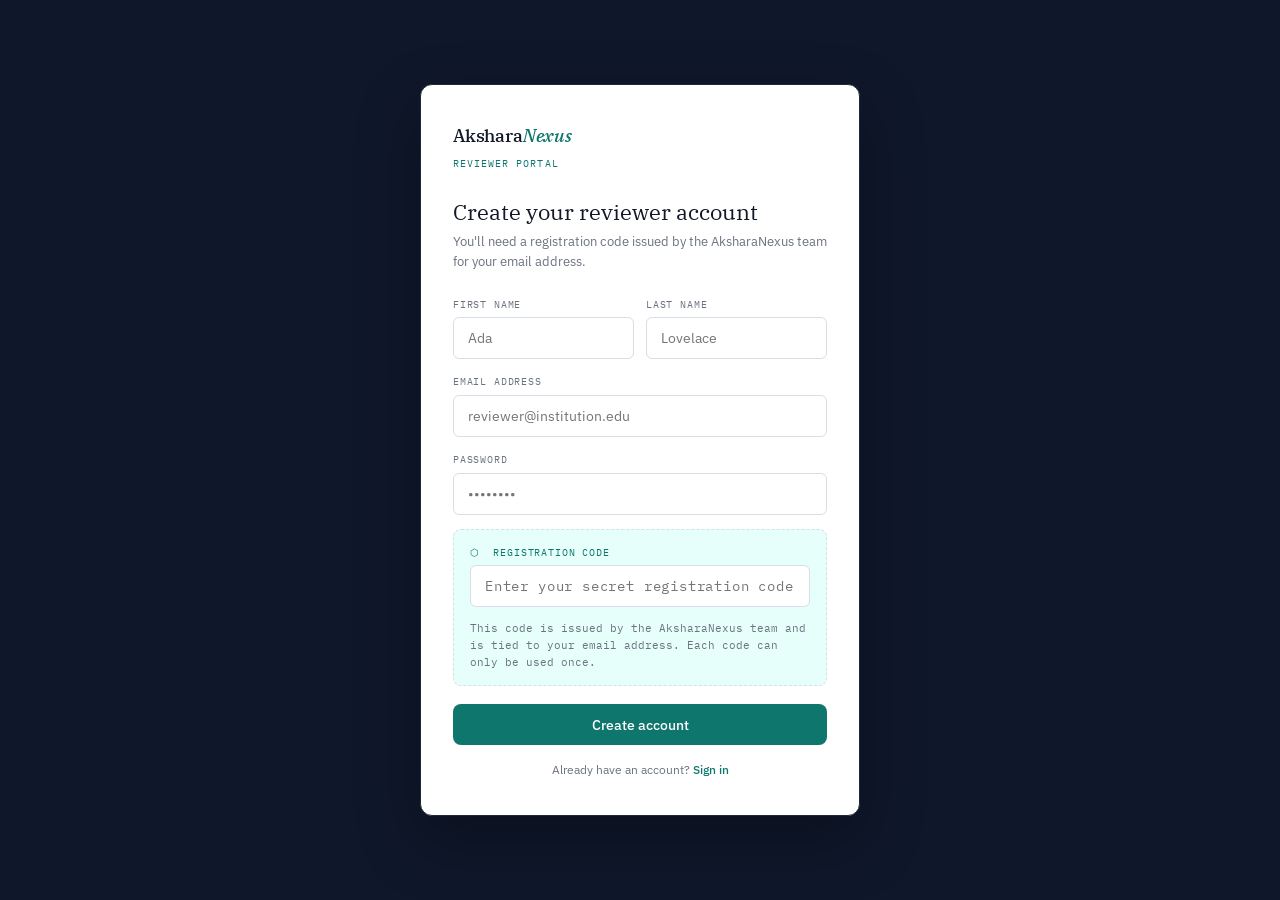
<file: src/main/resources/reviewer/register.html>
<!DOCTYPE html>
<html lang="en">
<head>
    <meta charset="UTF-8"/>
    <meta name="viewport" content="width=device-width,initial-scale=1.0"/>
    <title>AksharaNexus — Reviewer Registration</title>
    <link rel="preconnect" href="https://fonts.googleapis.com"/>
    <link href="https://fonts.googleapis.com/css2?family=IBM+Plex+Serif:ital,wght@0,400;0,500;1,400&family=IBM+Plex+Mono:wght@400;500&family=IBM+Plex+Sans:wght@400;500;600&display=swap" rel="stylesheet"/>
    <link rel="stylesheet" href="css/style.css"/>
</head>
<body>

<div class="login-shell">
    <div class="login-card" style="max-width:440px">

        <div class="login-logo">Akshara<em style="font-style:italic;color:var(--teal)">Nexus</em></div>
        <div class="login-context">Reviewer Portal</div>

        <!-- Success state -->
        <div id="success-state" style="display:none;text-align:center;padding:12px 0 8px">
            <div style="font-size:2rem;margin-bottom:14px;color:var(--teal)">✦</div>
            <h2 class="login-title" style="margin-bottom:8px">Account created</h2>
            <p class="login-sub">Your reviewer account is ready.<br>Sign in to access your review queue.</p>
            <a href="login.html" class="btn-login" style="display:inline-block;margin-top:8px;text-decoration:none;text-align:center">Go to Sign in</a>
        </div>

        <!-- Registration form -->
        <div id="form-section">
            <h1 class="login-title">Create your reviewer account</h1>
            <p class="login-sub">You'll need a registration code issued by the AksharaNexus team for your email address.</p>

            <div class="login-error" id="err"></div>

            <form class="login-form" id="form" onsubmit="return false">

                <div class="form-row">
                    <div class="form-group">
                        <label for="firstName">First name</label>
                        <input type="text" id="firstName" placeholder="Ada" autocomplete="given-name" required/>
                    </div>
                    <div class="form-group">
                        <label for="lastName">Last name</label>
                        <input type="text" id="lastName" placeholder="Lovelace" autocomplete="family-name" required/>
                    </div>
                </div>

                <div class="form-group">
                    <label for="email">Email address</label>
                    <input type="email" id="email" placeholder="reviewer@institution.edu" autocomplete="email" required/>
                </div>

                <div class="form-group">
                    <label for="password">Password</label>
                    <input type="password" id="password" placeholder="••••••••" autocomplete="new-password" required minlength="8"/>
                </div>

                <div class="form-group" style="background:var(--teal-bg);border:1.5px dashed var(--rule);border-radius:var(--radius);padding:14px 16px;">
                    <label for="code" style="color:var(--teal)">⬡ &nbsp;Registration code</label>
                    <input type="text" id="code" placeholder="Enter your secret registration code"
                           autocomplete="off" spellcheck="false" required
                           style="font-family:var(--mono);font-size:0.85rem;letter-spacing:0.06em;background:#fff"/>
                    <p style="font-family:var(--mono);font-size:0.68rem;color:var(--faint);margin-top:8px;line-height:1.55">
                        This code is issued by the AksharaNexus team and is tied to your email address. Each code can only be used once.
                    </p>
                </div>

                <button class="btn-login" id="btn" type="submit" style="background:var(--teal)">Create account</button>
            </form>
        </div>

        <p class="login-note">
            Already have an account? <a href="login.html" style="color:var(--teal);font-weight:500">Sign in</a>
        </p>

    </div>
</div>

<script type="module">
    import { register, isLoggedIn } from './api.js';

    if (isLoggedIn()) window.location.href = 'dashboard.html';

    const form         = document.getElementById('form');
    const btn          = document.getElementById('btn');
    const err          = document.getElementById('err');
    const formSection  = document.getElementById('form-section');
    const successState = document.getElementById('success-state');

    function showError(msg) { err.textContent = msg; err.classList.add('show'); }
    function hideError()    { err.classList.remove('show'); }

    form.addEventListener('submit', async () => {
        hideError();

        const firstName = document.getElementById('firstName').value.trim();
        const lastName  = document.getElementById('lastName').value.trim();
        const email     = document.getElementById('email').value.trim();
        const password  = document.getElementById('password').value;
        const code      = document.getElementById('code').value.trim();

        if (!firstName)          { showError('First name is required.'); return; }
        if (!email)              { showError('Email address is required.'); return; }
        if (password.length < 8) { showError('Password must be at least 8 characters.'); return; }
        if (!code)               { showError('Registration code is required.'); return; }

        btn.disabled = true;
        btn.textContent = 'Creating account…';

        try {
            await register(firstName, lastName, email, password, code);
            formSection.style.display = 'none';
            successState.style.display = 'block';
        } catch(e) {
            showError(e.message || 'Registration failed. Please check your details and code.');
            btn.disabled = false;
            btn.textContent = 'Create account';
        }
    });
</script>
</body>
</html>
</file>
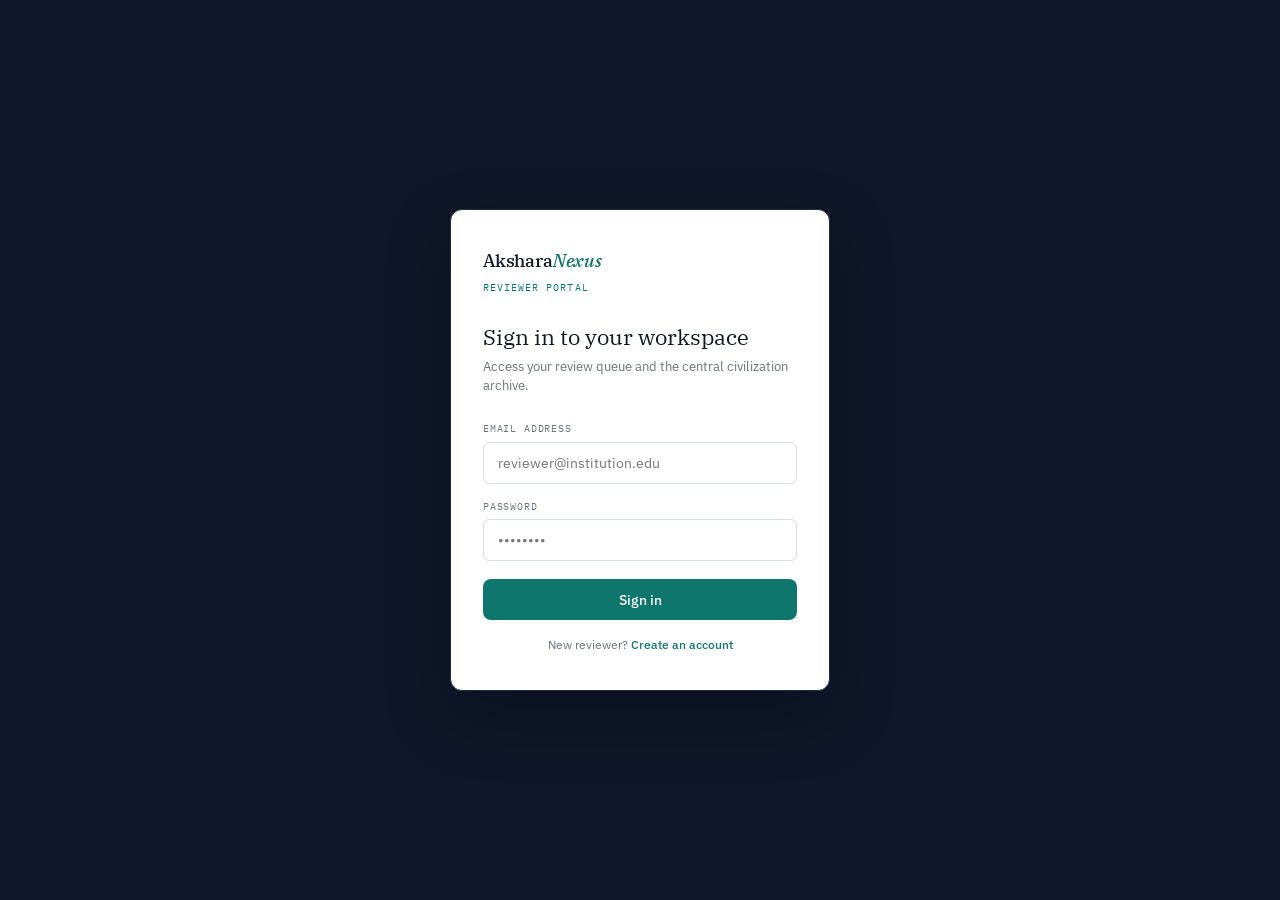
<file: src/main/resources/reviewer/reviewer-civilization.html>
<!DOCTYPE html>
<html lang="en">
<head>
    <meta charset="UTF-8" />
    <meta name="viewport" content="width=device-width, initial-scale=1.0" />
    <title>Review Civilization — AksharaNexus</title>
    <link rel="preconnect" href="https://fonts.googleapis.com">
    <link href="https://fonts.googleapis.com/css2?family=IBM+Plex+Serif:ital,wght@0,400;0,500;1,400&family=IBM+Plex+Mono:wght@400;500&family=IBM+Plex+Sans:wght@400;500;600&display=swap" rel="stylesheet">
    <link rel="stylesheet" href="css/style.css"/>
    <style>
        /* Layout primitives not covered by style.css dashboard patterns */
        .civ-shell {
            display: grid;
            grid-template-columns: 1fr 300px;
            height: calc(100vh - var(--nav-h));
            margin-top: var(--nav-h);
            overflow: hidden;
        }
        .col-center { display: flex; flex-direction: column; overflow: hidden; background: var(--card); }
        .col-right  { border-left: 1px solid var(--rule); display: flex; flex-direction: column; overflow: hidden; background: var(--bg); }

        .civ-meta {
            padding: 28px 32px 22px;
            border-bottom: 1px solid var(--rule);
            flex-shrink: 0;
            background: var(--bg);
        }
        .civ-meta-title {
            font-family: var(--serif);
            font-size: 2rem;
            font-weight: 400;
            letter-spacing: -0.02em;
            line-height: 1.2;
            margin-bottom: 12px;
            color: var(--ink);
        }
        .civ-meta-row { display: flex; align-items: center; gap: 10px; flex-wrap: wrap; margin-bottom: 10px; }
        .civ-meta-desc { font-size: 0.9rem; color: var(--muted); line-height: 1.6; max-width: 700px; }

        .commit-box {
            margin: 14px 32px 0;
            padding: 11px 16px;
            background: var(--card);
            border: 1px solid var(--rule);
            border-radius: var(--radius);
            font-size: 0.85rem;
            color: var(--muted);
            font-family: var(--mono);
            flex-shrink: 0;
        }
        .commit-box strong { color: var(--ink); font-family: var(--sans); font-size: 0.8rem; }

        .tree-container { flex: 1; overflow: hidden; display: flex; flex-direction: column; }
        .tree-toolbar {
            padding: 13px 32px;
            border-bottom: 1px solid var(--rule);
            display: flex; align-items: center; justify-content: space-between;
            flex-shrink: 0;
            background: var(--card);
        }

        .tree-body { flex: 1; overflow-y: auto; padding: 20px 32px; }

        /* Tree nodes */
        .tree-node-wrap { margin-bottom: 3px; }
        .tree-node-row {
            display: flex; align-items: center; gap: 8px;
            padding: 7px 10px; border-radius: 6px;
            transition: background 0.1s;
        }
        .tree-node-row:hover { background: var(--bg); }
        .tree-toggle {
            width: 18px; height: 18px;
            display: flex; align-items: center; justify-content: center;
            cursor: pointer; color: var(--faint); font-size: 0.7rem;
            transition: transform 0.15s; flex-shrink: 0;
            background: none; border: none;
        }
        .tree-toggle.open { transform: rotate(90deg); }
        .tree-toggle-spacer { width: 18px; flex-shrink: 0; }
        .tree-node-glyph { color: var(--faint); font-size: 0.9rem; flex-shrink: 0; width: 18px; text-align: center; }
        .tree-node-label { font-size: 0.9rem; color: var(--ink); flex: 1; }
        .entry-label {
            cursor: pointer; color: var(--teal);
            text-decoration: underline; text-underline-offset: 3px;
            text-decoration-color: transparent; transition: text-decoration-color 0.15s;
        }
        .entry-label:hover { text-decoration-color: var(--teal); }
        .tree-node-meta { font-family: var(--mono); font-size: 0.7rem; color: var(--faint); white-space: nowrap; flex-shrink: 0; }
        .tree-children-wrap { padding-left: 28px; border-left: 1px dashed var(--rule); margin-left: 9px; }

        /* Right panel */
        .panel-header { padding: 18px 22px; border-bottom: 1px solid var(--rule); flex-shrink: 0; }
        .commit-info { flex: 1; overflow-y: auto; }
        .ci-section { padding: 16px 22px; border-bottom: 1px solid var(--rule); }
        .ci-label { font-family: var(--mono); font-size: 0.65rem; letter-spacing: 0.1em; text-transform: uppercase; color: var(--faint); margin-bottom: 5px; }
        .ci-val { font-size: 0.875rem; color: var(--ink); line-height: 1.5; word-break: break-word; }
        .ci-val.mono { font-family: var(--mono); font-size: 0.78rem; }
        .ci-val.muted { color: var(--muted); font-style: italic; }

        .spinner { width: 22px; height: 22px; border: 2px solid var(--rule); border-top-color: var(--muted); border-radius: 50%; animation: spin .7s linear infinite; display: inline-block; }
        @keyframes spin { to { transform: rotate(360deg); } }
    </style>
</head>
<body>

<nav class="nav">
    <div class="nav-brand">
        <a href="dashboard.html" class="nav-sign-out" style="display:inline-flex;align-items:center;gap:4px">← Back</a>
        <a href="dashboard.html" class="nav-logo">Akshara<em style="font-style:italic;color:var(--teal)">Nexus</em></a>
        <span class="nav-sep">/</span>
        <span class="nav-context" id="nav-civ-name">Loading…</span>
    </div>
    <div class="nav-right">
        <span class="reviewer-chip" id="nav-reviewer">—</span>
    </div>
</nav>

<div class="civ-shell">

    <div class="col-center">
        <div class="civ-meta" id="civ-meta">
            <div class="empty-state"><div class="spinner"></div></div>
        </div>
        <div class="commit-box" id="commit-box" style="display:none;">
            <strong>Review Context: </strong><span id="commit-msg-text"></span>
        </div>
        <div class="tree-container">
            <div class="tree-toolbar">
                <span class="section-label" style="margin:0">Knowledge tree</span>
                <span class="provenance-tag">read-only</span>
            </div>
            <div class="tree-body" id="tree-body">
                <div class="empty-state">
                    <div class="empty-icon">◈</div>
                    <h3>Loading Knowledge Structure…</h3>
                </div>
            </div>
        </div>
    </div>

    <div class="col-right">
        <div class="panel-header">
            <div class="section-label" style="margin:0 0 2px">Metadata Details</div>
            <div style="font-size:0.78rem;color:var(--faint)">Submission Parameters</div>
        </div>
        <div class="commit-info" id="commit-info">
            <div class="ci-section" style="padding:40px 18px;text-align:center;color:var(--faint);font-size:0.82rem">
                Gathering version variables…
            </div>
        </div>
    </div>

</div>

<script type="module">
    import {
        isLoggedIn, getReviewerEmail,
        getVersionDetail, getVersionMarks
    } from './api.js';

    const versionMarksMap = new Map();

    if (!isLoggedIn()) { window.location.href = 'login.html'; }

    const params    = new URLSearchParams(window.location.search);
    const versionId = params.get('versionId');
    const civTitle  = params.get('civTitle') || '';

    document.getElementById('nav-reviewer').textContent = getReviewerEmail();
    if (civTitle) document.getElementById('nav-civ-name').textContent = decodeURIComponent(civTitle);

    function formatYear(y) {
        if (y == null) return '?';
        return y < 0 ? `${Math.abs(y)} BCE` : `${y} CE`;
    }
    function fmtDate(ts) {
        if (!ts) return '—';
        return new Date(ts).toLocaleDateString('en-GB', { day:'numeric', month:'short', year:'numeric' });
    }
    function statusBadge(s) {
        return `<span class="status-badge status-${s}">${s.replace(/_/g,' ')}</span>`;
    }

    async function loadReviewWorkspace() {
        if (!versionId) {
            document.getElementById('tree-body').innerHTML =
                `<div class="empty-state"><div class="empty-icon">⚠</div><h3>Missing target identifier</h3><p>Please return to the dashboard and select a proper civilization package.</p></div>`;
            return;
        }
        try {
            const [v, marks] = await Promise.all([
                getVersionDetail(versionId),
                getVersionMarks(versionId).catch(() => [])
            ]);

            if (marks && Array.isArray(marks)) {
                marks.forEach(m => { if (m.nodeId) versionMarksMap.set(m.nodeId, m.markStatus); });
            }

            if (v.civTitle) {
                document.getElementById('nav-civ-name').textContent = v.civTitle;
                document.title = `Review: ${v.civTitle} — AksharaNexus`;
            }

            renderMeta(v);
            renderCommitBox(v);
            renderTree(v);
            renderCommitInfo(v);
        } catch(e) {
            document.getElementById('tree-body').innerHTML =
                `<div class="empty-state"><div class="empty-icon">⚠</div><h3>Error parsing data structure</h3><p>${e.message}</p></div>`;
        }
    }

    function renderMeta(v) {
        document.getElementById('civ-meta').innerHTML = `
            <div class="civ-meta-title">${v.civTitle || 'Untitled Civilization'}</div>
            <div class="civ-meta-row">
                <span class="version-hash">🏛 ${v.universityName || '—'}</span>
                <span class="version-hash">👤 ${v.committedByName || '—'}</span>
                ${statusBadge(v.reviewStatus)}
            </div>
            ${v.civDescription ? `<p class="civ-meta-desc">${v.civDescription}</p>` : ''}
        `;
    }

    function renderCommitBox(v) {
        const box = document.getElementById('commit-box');
        if (v.commitMessage) {
            document.getElementById('commit-msg-text').textContent = v.commitMessage;
            box.style.display = 'block';
        } else {
            box.style.display = 'none';
        }
    }

    function renderCommitInfo(v) {
        document.getElementById('commit-info').innerHTML = `
            <div class="ci-section"><div class="ci-label">Origin Institution</div><div class="ci-val">${v.universityName || '—'}</div></div>
            <div class="ci-section">
                <div class="ci-label">Contributor</div>
                <div class="ci-val">${v.committedByName || '—'}</div>
                <div class="ci-val muted" style="margin-top:2px">${v.committedByEmail || ''}</div>
            </div>
            <div class="ci-section"><div class="ci-label">Timestamp</div><div class="ci-val">${fmtDate(v.commitTimestamp)}</div></div>
            <div class="ci-section"><div class="ci-label">Workflow State</div><div class="ci-val">${statusBadge(v.reviewStatus)}</div></div>
            ${v.reviewerNote ? `<div class="ci-section"><div class="ci-label">Historical Logs</div><div class="ci-val">${v.reviewerNote}</div></div>` : ''}
            <div class="ci-section"><div class="ci-label">Target Hash</div><div class="ci-val mono">${(v.hash || '').substring(0,16) || '—'}</div></div>
        `;
    }

    function renderTree(v) {
        const body = document.getElementById('tree-body');
        let tree;
        try {
            tree = typeof v.serializedTree === 'string' ? JSON.parse(v.serializedTree) : v.serializedTree;
        } catch {
            body.innerHTML = `<div class="empty-state"><div class="empty-icon">⚠</div><h3>Parse error</h3></div>`;
            return;
        }
        if (!tree) {
            body.innerHTML = `<div class="empty-state"><div class="empty-icon">◈</div><h3>No structure found</h3></div>`;
            return;
        }
        body.innerHTML = renderTreeNode(tree, true, v);
    }

    function renderTreeNode(node, isRoot, version, parentData = null) {
        if (!node) return '';
        if (!node.data) return (node.children || []).map(c => renderTreeNode(c, false, version)).join('');

        const d = node.data;
        const isVolume = d.nodeType === 'VOLUME';
        const isEntry  = d.nodeType === 'ENTRY';
        const children = node.children || [];
        const hasChildren = children.length > 0;

        let glyph = '◆';
        if (isVolume) glyph = '§';
        if (isEntry)  glyph = '–';

        const metaText = d.startYear != null ? `${formatYear(d.startYear)} – ${formatYear(d.endYear)}` : '';
        const civTitleEnc = encodeURIComponent(version?.civTitle || '');
        const volTitleEnc = encodeURIComponent(parentData?.title || d.title || '');
        const entryUrl    = `reviewer-entry.html?versionId=${version?.versionId}&nodeId=${node.nodeId}&civTitle=${civTitleEnc}&volTitle=${volTitleEnc}`;

        const status = versionMarksMap.get(node.nodeId);
        const statusBadgeHtml = status
            ? `<span class="tree-status-badge ${status}">${status.replace(/_/g,' ')}</span>`
            : '';

        const labelHtml = isEntry
            ? `<span class="tree-node-label entry-label" onclick="window.location.href='${entryUrl}'">${d.title || 'Untitled Node'}</span>${statusBadgeHtml}`
            : `<span class="tree-node-label" style="font-weight:${isVolume ? '500' : '400'}">${d.title || 'Untitled Structure'}</span>`;

        const childrenHtml = hasChildren
            ? `<div class="tree-children-wrap">${children.map(c => renderTreeNode(c, false, version, d)).join('')}</div>`
            : '';

        return `
            <div class="tree-node-wrap">
                <div class="tree-node-row">
                    ${hasChildren ? `<button class="tree-toggle open" onclick="toggleNode(this)">&#9658;</button>` : `<span class="tree-toggle-spacer"></span>`}
                    <span class="tree-node-glyph">${glyph}</span>
                    ${labelHtml}
                    ${metaText ? `<span class="tree-node-meta">${metaText}</span>` : ''}
                </div>
                ${childrenHtml}
            </div>`;
    }

    window.toggleNode = function(btn) {
        const row  = btn.closest('.tree-node-row');
        const wrap = row.nextElementSibling;
        if (!wrap) return;
        const isOpen = btn.classList.contains('open');
        btn.classList.toggle('open', !isOpen);
        wrap.style.display = isOpen ? 'none' : '';
    };

    loadReviewWorkspace();
</script>
</body>
</html>
</file>
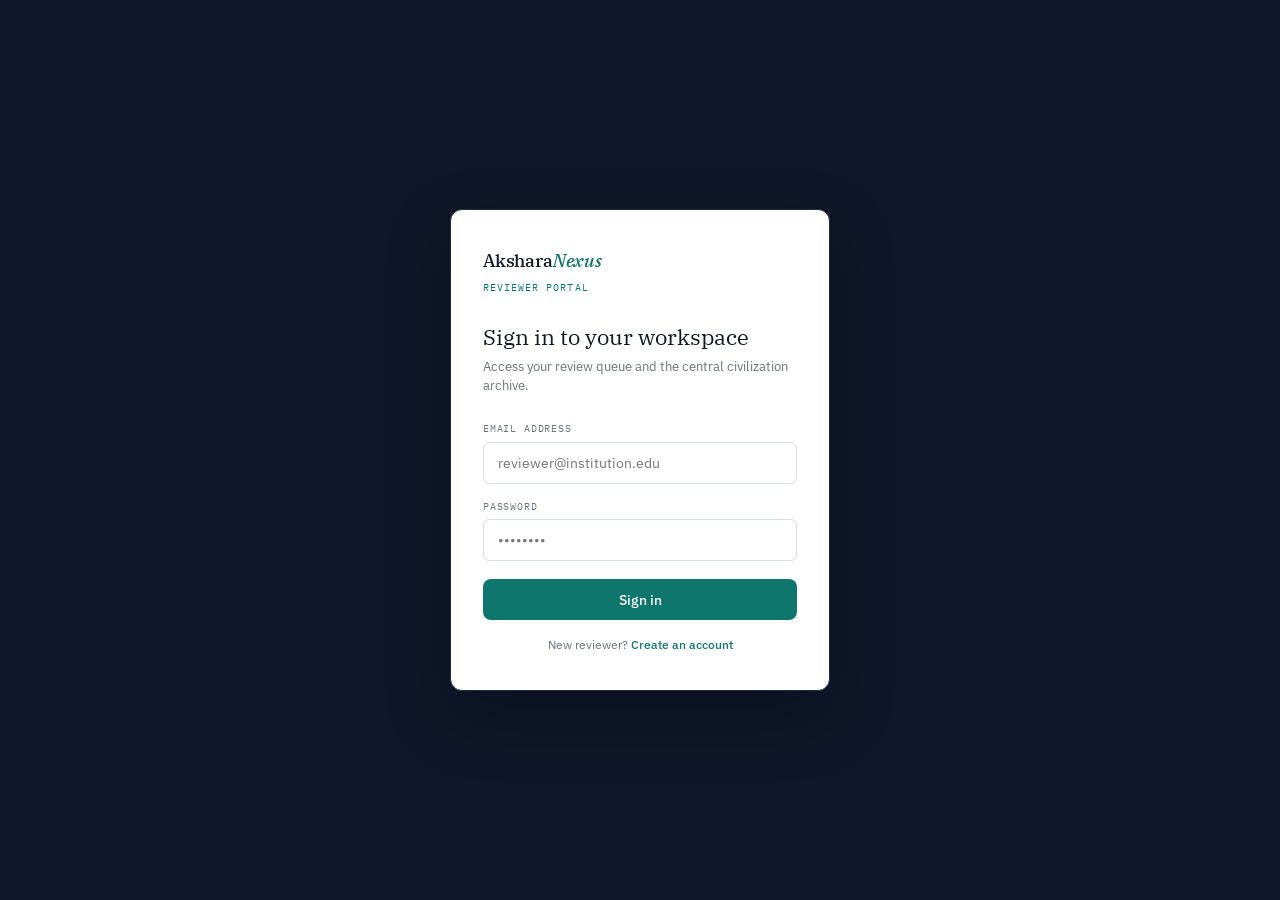
<file: src/main/resources/reviewer/reviewer-entry.html>
<!DOCTYPE html>
<html lang="en">
<head>
    <meta charset="UTF-8" />
    <meta name="viewport" content="width=device-width, initial-scale=1.0" />
    <title>Entry Review — AksharaNexus</title>
    <link rel="preconnect" href="https://fonts.googleapis.com">
    <link href="https://fonts.googleapis.com/css2?family=IBM+Plex+Serif:ital,wght@0,400;0,500;1,400&family=IBM+Plex+Mono:wght@400;500&family=IBM+Plex+Sans:wght@400;500;600&display=swap" rel="stylesheet">
    <link rel="stylesheet" href="css/style.css"/>
    <style>
        /* ── Layout shells not in style.css ── */
        .editor-topbar {
            position: fixed; top: 0; left: 0; right: 0;
            height: var(--nav-h);
            background: var(--nav-dark);
            border-bottom: 1px solid var(--nav-border);
            display: flex; align-items: center; gap: 14px;
            padding: 0 24px; z-index: 100;
        }
        .topbar-icon {
            width: 26px; height: 26px; background: var(--teal); border-radius: 4px;
            display: flex; align-items: center; justify-content: center; flex-shrink: 0;
        }
        .topbar-icon svg { width: 13px; height: 13px; fill: #fff; }
        .topbar-meta { flex: 1; min-width: 0; }
        .topbar-docname {
            font-size: 0.875rem; font-weight: 500; color: #F8FAFC;
            white-space: nowrap; overflow: hidden; text-overflow: ellipsis; display: block;
        }
        .topbar-breadcrumb-row {
            font-family: var(--mono); font-size: 0.62rem; color: #64748B;
            display: flex; align-items: center; gap: 4px; margin-top: 2px;
            text-transform: uppercase; letter-spacing: 0.04em;
        }
        .bc-sep { color: #1E293B; }
        .topbar-right { display: flex; align-items: center; gap: 10px; flex-shrink: 0; }

        .editor-shell { display: flex; height: 100vh; padding-top: var(--nav-h); }

        /* ── Left sidebar ── */
        .left-sidebar {
            width: 220px; flex-shrink: 0;
            background: var(--card); border-right: 1px solid var(--rule);
            display: flex; flex-direction: column; overflow-y: auto;
        }
        .sidebar-section-inner { padding: 18px 18px 14px; border-bottom: 1px solid var(--rule); }
        .sidebar-meta-field { margin-bottom: 10px; }
        .sidebar-meta-field label {
            font-family: var(--mono); font-size: 0.62rem; color: var(--faint);
            display: block; margin-bottom: 4px; text-transform: uppercase; letter-spacing: 0.05em;
        }
        .meta-val-box {
            font-family: var(--mono); font-size: 0.78rem; color: var(--ink);
            padding: 6px 10px; background: var(--bg); border: 1px solid var(--rule); border-radius: 4px;
        }
        .period-display {
            margin-top: 12px; padding: 9px 12px;
            background: var(--teal-bg); border-radius: var(--radius);
            border: 1px solid rgba(15,118,110,0.15);
            display: flex; flex-direction: column; gap: 3px;
        }
        .pd-label { font-size: 0.62rem; color: var(--teal); font-family: var(--mono); text-transform: uppercase; letter-spacing: 0.05em; }
        .pd-value { font-family: var(--mono); font-size: 0.75rem; color: var(--ink); font-weight: 500; }

        .stat-row {
            display: flex; justify-content: space-between; align-items: center;
            padding: 7px 0; border-bottom: 1px solid var(--rule);
        }
        .stat-row:last-child { border-bottom: none; }
        .stat-label-sm { font-size: 0.8rem; color: var(--muted); }
        .stat-val-sm { font-family: var(--mono); font-size: 0.75rem; color: var(--ink); font-weight: 500; }

        /* ── Canvas ── */
        .canvas-area { flex: 1; overflow-y: auto; background: var(--bg); display: flex; flex-direction: column; }

        .review-action-bar {
            background: var(--card); border-bottom: 1px solid var(--rule);
            padding: 12px 36px; display: flex; justify-content: space-between; align-items: center;
            position: sticky; top: 0; z-index: 10;
        }
        .action-bar-left h4 { font-size: 0.875rem; font-weight: 600; color: var(--ink); }
        .action-bar-left p  { font-size: 0.78rem; color: var(--muted); margin-top: 2px; }
        .action-buttons-group { display: flex; gap: 10px; }

        .doc-paper { max-width: 740px; width: 100%; margin: 0 auto; padding: 44px 36px 100px; }

        .entry-title-display {
            font-family: var(--serif); font-size: 2.2rem; font-weight: 400;
            line-height: 1.15; color: var(--ink); margin-bottom: 28px;
            letter-spacing: -0.02em; border-bottom: 1px solid var(--rule); padding-bottom: 18px;
        }
        .entry-body {
            font-family: var(--serif); font-size: 1rem;
            line-height: 1.8; color: var(--ink); min-height: 200px;
        }
        .entry-body p { margin-bottom: 1.2em; text-align: justify; }

        /* ── Structured blocks ── */
        .an-block {
            margin: 24px 0; border: 1px solid var(--rule); border-radius: var(--radius);
            overflow: hidden; background: var(--card); box-shadow: 0 1px 3px rgba(0,0,0,0.03);
        }
        .an-block-header {
            padding: 9px 16px; background: var(--bg); border-bottom: 1px solid var(--rule);
            display: flex; align-items: center; gap: 10px;
        }
        .an-block-badge {
            font-family: var(--mono); font-size: 0.62rem; letter-spacing: 0.08em;
            text-transform: uppercase; padding: 2px 8px; border-radius: 3px; font-weight: 500;
        }
        .an-block[data-type="EVENT"]  .an-block-badge { background: var(--rev-bg);  color: var(--rev-ink); }
        .an-block[data-type="ERA"]    .an-block-badge { background: var(--teal-bg); color: var(--teal); }
        .an-block[data-type="ASPECT"] .an-block-badge { background: var(--pend-bg); color: var(--pend-ink); }
        .an-block[data-type="IMAGE"]  .an-block-badge { background: var(--rej-bg);  color: var(--rej-ink); }

        .an-block-title { font-size: 0.875rem; font-weight: 500; color: var(--ink); }
        .an-block-body  { padding: 16px 18px; }
        .an-two-col { display: grid; grid-template-columns: 1fr 1fr; gap: 14px; margin-bottom: 10px; }

        .an-field-label {
            font-size: 0.62rem; color: var(--faint); display: block; margin-bottom: 3px;
            text-transform: uppercase; letter-spacing: 0.06em; font-family: var(--mono);
        }
        .an-field-val { font-size: 0.875rem; color: var(--ink); }
        .an-description { font-size: 0.875rem; color: var(--muted); line-height: 1.6; margin-top: 8px; }

        .an-era-bar {
            margin-top: 14px; height: 2px;
            background: linear-gradient(90deg, var(--teal), transparent);
            border-radius: 2px;
        }
        .an-tag-row { display: flex; flex-wrap: wrap; gap: 6px; margin-top: 10px; }
        .an-tag {
            font-family: var(--mono); font-size: 0.65rem; letter-spacing: 0.02em;
            padding: 3px 8px; background: var(--bg); border: 1px solid var(--rule);
            border-radius: 4px; color: var(--muted);
        }
        .an-image-container {
            background: var(--bg); padding: 10px; border-radius: 4px;
            border: 1px solid var(--rule);
        }
        .an-image-preview { max-width: 100%; border-radius: 2px; display: block; margin: 0 auto; }
        .an-image-caption { font-size: 0.78rem; color: var(--faint); margin-top: 8px; font-style: italic; text-align: center; }

        /* ── Citations ── */
        .an-citations-section { margin-top: 16px; padding-top: 12px; border-top: 1px dashed var(--rule); }
        .an-citations-label {
            font-family: var(--mono); font-size: 0.62rem; letter-spacing: 0.1em;
            text-transform: uppercase; color: var(--faint); display: block; margin-bottom: 8px;
        }
        .an-citation-item {
            display: flex; align-items: flex-start; gap: 10px;
            padding: 7px 0; border-bottom: 1px solid var(--rule);
            font-size: 0.8rem;
        }
        .an-citation-item:last-child { border-bottom: none; }
        .an-citation-num { font-family: var(--mono); font-size: 0.65rem; color: var(--faint); min-width: 18px; padding-top: 2px; }
        .an-citation-summary { display: flex; flex-wrap: wrap; gap: 5px; flex: 1; align-items: center; }
        .cit-author { font-weight: 500; color: var(--ink); }
        .cit-source { color: var(--muted); font-style: italic; }
        .cit-year   { color: var(--muted); font-family: var(--mono); font-size: 0.7rem; }
        .cit-quality {
            font-family: var(--mono); font-size: 0.58rem; letter-spacing: 0.04em;
            text-transform: uppercase; padding: 2px 6px; border-radius: 3px; font-weight: 500;
        }
        .cit-quality--primary   { background: var(--pub-bg); color: var(--pub-ink); }
        .cit-quality--secondary { background: var(--pend-bg); color: var(--pend-ink); }
        .cit-quality--tertiary  { background: var(--draft-bg); color: var(--draft-ink); }
        .an-cit-url { font-family: var(--mono); font-size: 0.68rem; color: var(--teal); width: 100%; margin-top: 2px; }
        .an-cit-url a { text-decoration: none; color: inherit; }
        .an-cit-url a:hover { text-decoration: underline; }
        .an-citations-empty { font-size: 0.78rem; color: var(--faint); font-style: italic; }

        /* ── Loading overlay ── */
        .loading-overlay {
            position: fixed; inset: 0; z-index: 999; background: var(--bg);
            display: flex; flex-direction: column; align-items: center; justify-content: center;
            gap: 14px; transition: opacity 0.3s;
        }
        .loading-overlay.hidden { opacity: 0; pointer-events: none; }
        .loading-logo { font-family: var(--serif); font-size: 1.5rem; color: var(--ink); }
        .loading-logo em { color: var(--teal); font-style: italic; }
        .loading-sub { font-size: 0.72rem; color: var(--faint); font-family: var(--mono); letter-spacing: 0.08em; }
        .spinner { width: 22px; height: 22px; border: 2px solid var(--rule); border-top-color: var(--ink); border-radius: 50%; animation: spin .6s linear infinite; }
        @keyframes spin { to { transform: rotate(360deg); } }

        /* Status badge on workflow bar */
        .entry-status-badge {
            display: inline-block; font-family: var(--mono); font-size: 0.72rem;
            letter-spacing: 0.05em; padding: 3px 9px; border-radius: 3px;
            white-space: nowrap; font-weight: 500;
        }
    </style>
</head>
<body>

<div class="loading-overlay" id="loading-overlay">
    <div class="loading-logo">Akshara<em>Nexus</em></div>
    <div class="spinner"></div>
    <div class="loading-sub">RESOLVING ARCHIVAL VERSION…</div>
</div>

<div class="editor-topbar">
    <div class="topbar-icon">
        <svg viewBox="0 0 16 16" xmlns="http://www.w3.org/2000/svg">
            <rect x="2" y="2"    width="12" height="1.5" rx="0.5"/>
            <rect x="2" y="5.25" width="12" height="1.5" rx="0.5"/>
            <rect x="2" y="8.5"  width="8"  height="1.5" rx="0.5"/>
            <rect x="2" y="11.75"width="10" height="1.5" rx="0.5"/>
        </svg>
    </div>
    <div class="topbar-meta">
        <span class="topbar-docname" id="topbar-docname">Entry</span>
        <div class="topbar-breadcrumb-row">
            <span id="bc-civ">Civilization</span>
            <span class="bc-sep">/</span>
            <span id="bc-vol">Volume</span>
            <span class="bc-sep">/</span>
            <span id="bc-entry">Entry</span>
        </div>
    </div>
    <div class="topbar-right">
        <span class="nav-context">Reviewer</span>
        <a class="nav-sign-out" id="btn-back" href="#">← Return to Index</a>
    </div>
</div>

<div class="editor-shell">

    <aside class="left-sidebar" id="left-sidebar">
        <div class="sidebar-section-inner">
            <span class="section-label" style="margin:0 0 12px">Temporal Bounds</span>
            <div class="sidebar-meta-field">
                <label>Epoch Start</label>
                <div class="meta-val-box" id="meta-start-display">—</div>
            </div>
            <div class="sidebar-meta-field">
                <label>Epoch Closure</label>
                <div class="meta-val-box" id="meta-end-display">—</div>
            </div>
            <div class="period-display">
                <span class="pd-label">Computed Era Horizon</span>
                <span class="pd-value" id="date-computed">—</span>
            </div>
        </div>

        <div class="sidebar-section-inner">
            <span class="section-label" style="margin:0 0 10px">Structural Metrics</span>
            <div class="stat-row"><span class="stat-label-sm">Word count</span><span class="stat-val-sm" id="cnt-words">0</span></div>
            <div class="stat-row"><span class="stat-label-sm">Delta span</span><span class="stat-val-sm" id="cnt-span">—</span></div>
            <div class="stat-row"><span class="stat-label-sm">Archival blocks</span><span class="stat-val-sm" id="cnt-total">0</span></div>
            <div class="stat-row"><span class="stat-label-sm">Events</span><span class="stat-val-sm" id="cnt-EVENT">0</span></div>
            <div class="stat-row"><span class="stat-label-sm">Eras</span><span class="stat-val-sm" id="cnt-ERA">0</span></div>
            <div class="stat-row"><span class="stat-label-sm">Aspects</span><span class="stat-val-sm" id="cnt-ASPECT">0</span></div>
            <div class="stat-row"><span class="stat-label-sm">Images</span><span class="stat-val-sm" id="cnt-IMAGE">0</span></div>
        </div>
    </aside>

    <main class="canvas-area" id="canvas-area">
        <div class="review-action-bar">
            <div class="action-bar-left">
                <h4>Workflow Control</h4>
                <p id="workflow-status-desc">Evaluate the entry before committing a decision.</p>
            </div>
            <div class="action-buttons-group">
                <button class="decision-btn revise" id="btn-action-review">Submit Review Decision</button>
                <button class="btn-submit" id="btn-action-publish">Link to Central</button>
            </div>
        </div>

        <div class="doc-paper" id="doc-paper">
            <div class="entry-title-display" id="entry-title-display">Loading Entry…</div>
            <div class="entry-body" id="entry-body"></div>
        </div>
    </main>

</div>

<!-- Publish modal -->
<div class="modal-overlay" id="publish-modal">
    <div class="modal">
        <div class="modal-header">
            <h3 class="modal-title">Select Target Timeline</h3>
            <button class="modal-close" id="btn-modal-cancel">✕</button>
        </div>
        <div class="modal-body">
            <p style="font-size:0.82rem;color:var(--faint);line-height:1.5">
                Assign this historical entry to one of your active civilization models. This commits the entry to that node's public registry.
            </p>
            <div class="form-group">
                <label for="modal-civ-select">Active Civilization Registries</label>
                <select id="modal-civ-select">
                    <option value="" disabled selected>Loading active nodes…</option>
                </select>
            </div>
        </div>
        <div class="modal-footer">
            <button class="btn-cancel" id="btn-modal-cancel-2">Abort</button>
            <button class="btn-submit" id="btn-modal-confirm">Commit to Registry</button>
        </div>
    </div>
</div>

<!-- Review decision modal -->
<div class="modal-overlay" id="review-decision-modal">
    <div class="modal">
        <div class="modal-header">
            <h3 class="modal-title">Submit Review Decision</h3>
            <button class="modal-close" id="btn-review-cancel-x">✕</button>
        </div>
        <div class="modal-body">
            <p style="font-size:0.82rem;color:var(--faint);line-height:1.5">
                Commit your review status to the source history timeline.
            </p>
            <div class="form-group">
                <label for="modal-status-select">Review Status</label>
                <select id="modal-status-select">
                    <option value="REJECTED">Reject Entry</option>
                    <option value="REVISION_REQUESTED">Request Revision</option>
                </select>
            </div>
            <div class="form-group">
                <label for="modal-review-note">Reviewer Note</label>
                <textarea id="modal-review-note" placeholder="Provide an explanation for your decision (required for rejection / revision requests)…"></textarea>
            </div>
        </div>
        <div class="modal-footer">
            <button class="btn-cancel" id="btn-review-cancel">Abort</button>
            <button class="btn-submit" id="btn-review-confirm">Submit Decision</button>
        </div>
    </div>
</div>

<div class="toast-container" id="toast-container"></div>

<script type="module">
    import { isLoggedIn, getVersionDetail, getCentralCivilizationsForReviewer, markEntryForCentral, markEntry, getMyMarks } from './api.js';

    if (!isLoggedIn()) { window.location.href = 'login.html'; }

    const params    = new URLSearchParams(window.location.search);
    const versionId = params.get('versionId');
    const nodeId    = params.get('nodeId');
    const civTitle  = decodeURIComponent(params.get('civTitle') || 'Civilization');
    const volTitle  = decodeURIComponent(params.get('volTitle') || 'Volume');

    if (!versionId || !nodeId) window.location.href = 'dashboard.html';

    const backUrl = `reviewer-civilization.html?versionId=${versionId}&civTitle=${encodeURIComponent(civTitle)}`;
    document.getElementById('btn-back').href = backUrl;
    document.getElementById('bc-civ').textContent   = civTitle;
    document.getElementById('bc-vol').textContent   = volTitle;

    let initializedNodeData = null;
    const publishModal = document.getElementById('publish-modal');
    const civSelectDropdown = document.getElementById('modal-civ-select');

    const esc = s => String(s ?? '').replace(/&/g,'&amp;').replace(/</g,'&lt;').replace(/>/g,'&gt;').replace(/"/g,'&quot;');

    function formatYear(y) {
        if (y == null || isNaN(y)) return '—';
        return y < 0 ? `${Math.abs(y)} BCE` : `${y} CE`;
    }

    function showToast(msg, type='info') {
        const c = document.getElementById('toast-container');
        const t = document.createElement('div');
        t.className = `toast toast-${type}`;
        t.textContent = msg;
        c.appendChild(t);
        setTimeout(() => { t.style.opacity='0'; t.style.transition='opacity 0.2s'; setTimeout(() => t.remove(), 200); }, 4000);
    }

    function findNode(node, id) {
        if (!node) return null;
        if (node.nodeId === id) return node;
        for (const c of (node.children || [])) {
            const r = findNode(c, id);
            if (r) return r;
        }
        return null;
    }

    function buildCitationsSection(citations) {
        const list = Array.isArray(citations) ? citations : [];
        if (!list.length) return `<div class="an-citations-section"><span class="an-citations-label">Source Assertions</span><span class="an-citations-empty">No citations anchored to this block.</span></div>`;
        const items = list.map((c, i) => `
            <div class="an-citation-item">
                <span class="an-citation-num">[${i+1}]</span>
                <span class="an-citation-summary">
                    ${c.author ? `<span class="cit-author">${esc(c.author)}</span>` : ''}
                    ${c.source ? `<span class="cit-source">"${esc(c.source)}"</span>` : ''}
                    ${c.year   ? `<span class="cit-year">(${esc(String(c.year))})</span>` : ''}
                    ${c.quality ? `<span class="cit-quality cit-quality--${c.quality.toLowerCase()}">${esc(c.quality)}</span>` : ''}
                    ${c.url    ? `<div class="an-cit-url"><a href="${esc(c.url)}" target="_blank" rel="noopener">${esc(c.url)}</a></div>` : ''}
                </span>
            </div>`).join('');
        return `<div class="an-citations-section"><span class="an-citations-label">Source Assertions</span>${items}</div>`;
    }

    function buildBlockHTML(b) {
        const type = b.blockType || b.type || 'TEXT';
        const d    = b.data || {};
        const cits = b.citations || [];
        if (type === 'TEXT') return d.html || '';

        let bodyHTML = '';
        switch(type) {
            case 'EVENT':
                bodyHTML = `<div class="an-two-col">
                    <div><span class="an-field-label">Date</span><div class="an-field-val">${esc(d.date||'—')}</div></div>
                    <div><span class="an-field-label">Location</span><div class="an-field-val">${esc(d.location||'—')}</div></div>
                </div>${d.description?`<div class="an-description">${esc(d.description)}</div>`:''}${buildCitationsSection(cits)}`;
                break;
            case 'ERA':
                bodyHTML = `<div class="an-two-col">
                    <div><span class="an-field-label">Start</span><div class="an-field-val">${esc(String(d.startYear||'—'))}</div></div>
                    <div><span class="an-field-label">End</span><div class="an-field-val">${esc(String(d.endYear||'—'))}</div></div>
                </div>${d.description?`<div class="an-description">${esc(d.description)}</div>`:''}
                <div class="an-era-bar"></div>${buildCitationsSection(cits)}`;
                break;
            case 'ASPECT': {
                const tags = Array.isArray(d.tags) ? d.tags : [];
                bodyHTML = `${d.description?`<div class="an-description">${esc(d.description)}</div>`:''}
                ${tags.length?`<div class="an-tag-row">${tags.map(t=>`<span class="an-tag">${esc(t)}</span>`).join('')}</div>`:''}
                ${buildCitationsSection(cits)}`;
                break;
            }
            case 'IMAGE':
                bodyHTML = `<div class="an-image-container">
                    ${d.src?`<img class="an-image-preview" src="${esc(d.src)}" alt="${esc(d.caption||'')}"/>`:'<div style="padding:24px;text-align:center;color:var(--faint);font-family:var(--mono);font-size:0.78rem">IMAGE MISSING</div>'}
                    ${d.caption?`<div class="an-image-caption">${esc(d.caption)}</div>`:''}
                </div>${buildCitationsSection(cits)}`;
                break;
            default:
                bodyHTML = `<div style="color:var(--rej-ink);font-family:var(--mono);font-size:0.78rem">UNKNOWN TYPE: ${esc(type)}</div>`;
        }
        return `<div class="an-block" data-type="${esc(type)}">
            <div class="an-block-header">
                <span class="an-block-badge">${esc(type)}</span>
                ${d.title?`<span class="an-block-title">${esc(d.title)}</span>`:''}
            </div>
            <div class="an-block-body">${bodyHTML}</div>
        </div>`;
    }

    function renderBlocks(blocks) {
        const body = document.getElementById('entry-body');
        if (!blocks || !blocks.length) {
            body.innerHTML = '<p style="color:var(--faint);font-style:italic;text-align:center;padding:40px 0">No content blocks in this entry.</p>';
            return;
        }
        body.innerHTML = blocks.map(buildBlockHTML).join('');
    }

    function updateStats(title, blocks) {
        const body    = document.getElementById('entry-body');
        const rawText = (title + ' ' + (body.textContent || '')).trim();
        const words   = rawText.split(/\s+/).filter(Boolean).length;
        document.getElementById('cnt-words').textContent = words.toLocaleString();
        const nonText = (blocks||[]).filter(b => (b.blockType||b.type) !== 'TEXT');
        document.getElementById('cnt-total').textContent = nonText.length;
        ['EVENT','ERA','ASPECT','IMAGE'].forEach(t =>
            document.getElementById(`cnt-${t}`).textContent = (blocks||[]).filter(b=>(b.blockType||b.type)===t).length
        );
    }

    async function loadEntry() {
        try {
            const v = await getVersionDetail(versionId);
            const tree = typeof v.serializedTree === 'string' ? JSON.parse(v.serializedTree) : v.serializedTree;
            const node = findNode(tree, nodeId);
            if (!node) { showToast('Entry node not found.', 'error'); return; }

            initializedNodeData = node;
            const d     = node.data || {};
            const title = d.title || 'Unnamed Entry';
            const blocks = Array.isArray(d.blocks) ? d.blocks : [];

            document.getElementById('entry-title-display').textContent = title;
            document.getElementById('topbar-docname').textContent      = title;
            document.getElementById('bc-entry').textContent            = title;
            document.title = `${title} — AksharaNexus`;

            const startY = d.startYear, endY = d.endYear;
            document.getElementById('meta-start-display').textContent = startY != null ? formatYear(startY) : '—';
            document.getElementById('meta-end-display').textContent   = endY   != null ? formatYear(endY)   : '—';

            if (startY != null && endY != null) {
                document.getElementById('date-computed').textContent = `${formatYear(startY)} – ${formatYear(endY)}`;
                document.getElementById('cnt-span').textContent      = `${Math.abs(endY-startY).toLocaleString()} yrs`;
            } else {
                document.getElementById('date-computed').textContent = 'Indeterminate';
                document.getElementById('cnt-span').textContent      = '—';
            }

            renderBlocks(blocks);
            updateStats(title, blocks);

            try {
                const marks = await getMyMarks();
                const mark  = marks.find(m => m.versionId === versionId && m.nodeId === nodeId);
                const statusDescEl = document.getElementById('workflow-status-desc');
                if (mark) {
                    const st = mark.markStatus.replace(/_/g,' ');
                    const note = mark.reviewerNote ? ` — "${mark.reviewerNote}"` : '';
                    statusDescEl.innerHTML = `Status: <strong class="status-badge status-${mark.markStatus}">${st}</strong>${note}`;
                } else {
                    statusDescEl.textContent = 'Status: UNREVIEWED — evaluate the entry before committing a decision.';
                }
            } catch(e) { console.error('Failed to load marks', e); }

            setTimeout(() => document.getElementById('loading-overlay').classList.add('hidden'), 200);
        } catch(err) {
            showToast(err.message || 'Failed to resolve entry.', 'error');
            document.getElementById('loading-overlay').classList.add('hidden');
        }
    }

    // ── Review decision modal ──
    const reviewModal   = document.getElementById('review-decision-modal');
    const statusSelect  = document.getElementById('modal-status-select');
    const reviewNoteInput = document.getElementById('modal-review-note');

    document.getElementById('btn-action-review').addEventListener('click', () => {
        reviewModal.classList.add('open');
    });
    document.getElementById('btn-review-cancel').addEventListener('click', () => reviewModal.classList.remove('open'));
    document.getElementById('btn-review-cancel-x').addEventListener('click', () => reviewModal.classList.remove('open'));
    reviewModal.addEventListener('click', e => { if (e.target === reviewModal) reviewModal.classList.remove('open'); });

    document.getElementById('btn-review-confirm').addEventListener('click', async () => {
        const status = statusSelect.value;
        const note   = reviewNoteInput.value.trim();
        if ((status === 'REJECTED' || status === 'REVISION_REQUESTED') && !note) {
            showToast('A note is required for rejections and revision requests.', 'error'); return;
        }
        const confirmBtn = document.getElementById('btn-review-confirm');
        confirmBtn.disabled = true; confirmBtn.textContent = 'Submitting…';
        try {
            await markEntry({ versionId, nodeId, entryTitle: document.getElementById('entry-title-display').textContent, markStatus: status, reviewerNote: note });
            showToast(`Decision submitted: ${status.replace(/_/g,' ')}`, 'success');
            reviewModal.classList.remove('open');
            const st = status.replace(/_/g,' ');
            const noteText = note ? ` — "${note}"` : '';
            document.getElementById('workflow-status-desc').innerHTML = `Status: <strong class="status-badge status-${status}">${st}</strong>${noteText}`;
        } catch(err) {
            showToast(err.message || 'Error submitting decision.', 'error');
        } finally {
            confirmBtn.disabled = false; confirmBtn.textContent = 'Submit Decision';
        }
    });

    // ── Publish modal ──
    document.getElementById('btn-action-publish').addEventListener('click', async () => {
        publishModal.classList.add('open');
        civSelectDropdown.innerHTML = '<option value="" disabled selected>Querying timeline nodes…</option>';
        try {
            const civilizations = await getCentralCivilizationsForReviewer();
            if (!civilizations || civilizations.length === 0) {
                civSelectDropdown.innerHTML = '<option value="" disabled>No active civilization timelines found</option>'; return;
            }
            civSelectDropdown.innerHTML = '<option value="" disabled selected>Select matching timeline…</option>';
            civilizations.forEach(civ => {
                const opt = document.createElement('option');
                opt.value = civ.centralCivId;
                opt.textContent = civ.title || civ.name || 'Unnamed Civilization';
                civSelectDropdown.appendChild(opt);
            });
        } catch(err) {
            showToast('Failed to fetch civilization registries.', 'error');
            civSelectDropdown.innerHTML = '<option value="" disabled>Failed to load options</option>';
        }
    });

    document.getElementById('btn-modal-confirm').addEventListener('click', async () => {
        const targetCivId = civSelectDropdown.value;
        if (!targetCivId) { showToast('Please select a target civilization.', 'error'); return; }
        const targetCivName = civSelectDropdown.options[civSelectDropdown.selectedIndex].text;
        const confirmBtn = document.getElementById('btn-modal-confirm');
        const extractedTitle = document.getElementById('entry-title-display').textContent || 'Unnamed Entry';
        confirmBtn.disabled = true; confirmBtn.textContent = 'Publishing…';
        try {
            if (typeof markEntryForCentral === 'function') {
                await markEntryForCentral({ centralCivId: targetCivId, versionId, nodeId, entryTitle: extractedTitle });
            } else {
                throw new Error('API method markEntryForCentral not available.');
            }
            showToast(`Published into registry of "${targetCivName}".`, 'success');
            publishModal.classList.remove('open');
            document.getElementById('workflow-status-desc').innerHTML = `Status: <strong class="status-badge status-PUBLISHED">PUBLISHED</strong> — committed to central registry.`;
        } catch(err) {
            showToast(err.message || 'Error publishing entry.', 'error');
        } finally {
            confirmBtn.disabled = false; confirmBtn.textContent = 'Commit to Registry';
        }
    });

    document.getElementById('btn-modal-cancel').addEventListener('click',   () => publishModal.classList.remove('open'));
    document.getElementById('btn-modal-cancel-2').addEventListener('click', () => publishModal.classList.remove('open'));
    publishModal.addEventListener('click', e => { if (e.target === publishModal) publishModal.classList.remove('open'); });

    loadEntry();
</script>
</body>
</html>
</file>
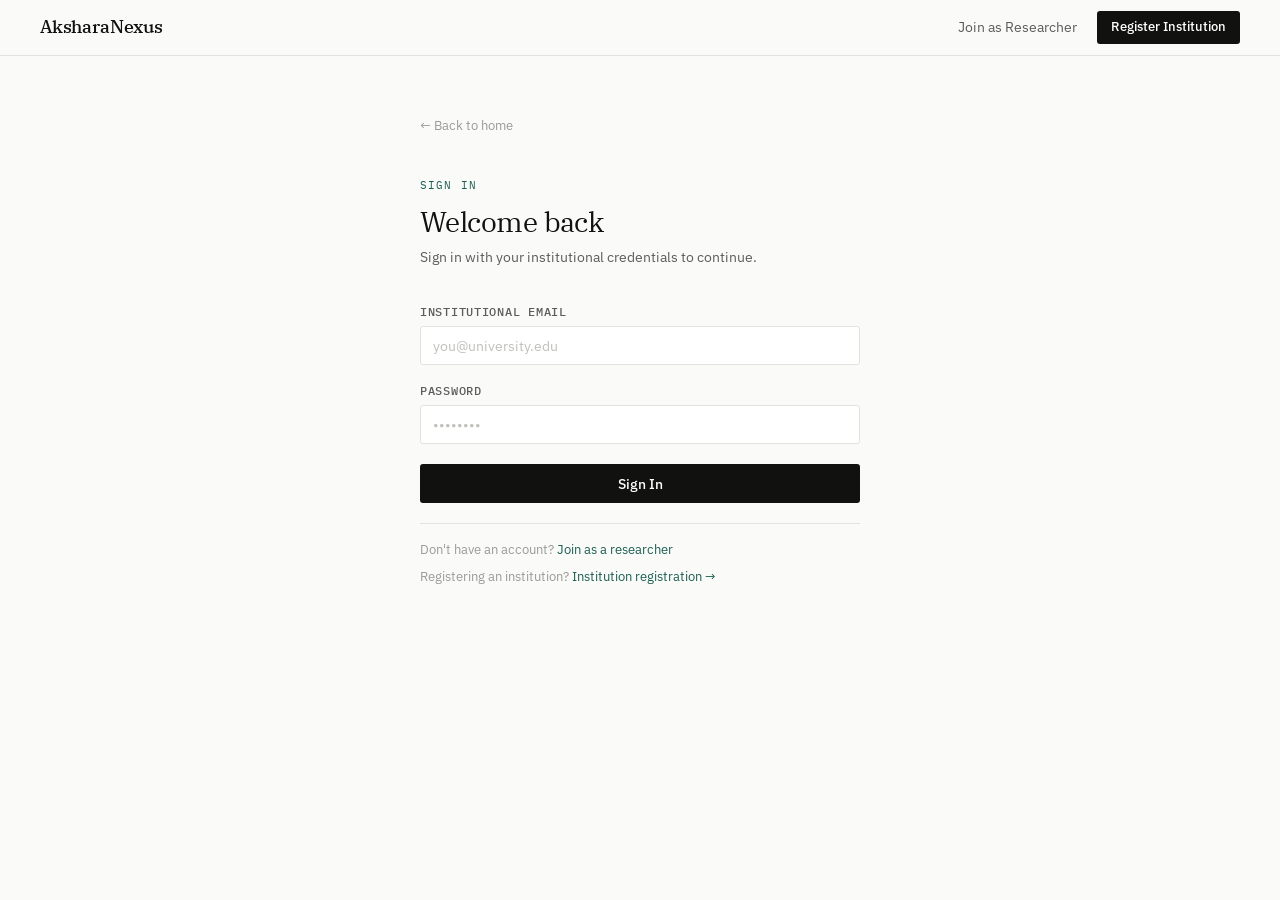
<file: src/main/resources/static/civilization.html>
<!DOCTYPE html>
<html lang="en">
<head>
    <meta charset="UTF-8" />
    <meta name="viewport" content="width=device-width, initial-scale=1.0" />
    <title>Civilization — AksharaNexus</title>
    <link rel="stylesheet" href="css/civilization.css" />
</head>
<body>

<nav class="nav">
    <div style="display:flex;align-items:center;gap:16px">
        <a href="dashboard.html" class="btn btn-ghost btn-sm">&#8592; Dashboard</a>
        <a href="index.html" class="nav-logo">AksharaNexus</a>
    </div>
    <div class="nav-links">
        <span id="nav-role-badge"></span>
        <button class="btn btn-ghost btn-sm" onclick="Auth.logout()">Sign out</button>
    </div>
</nav>

<div class="civ-shell">

    <!-- Left: Version History -->
    <div class="col-left">
        <div class="panel-header">
            <div class="panel-title">Version history</div>
            <div class="panel-sub" id="version-count">Loading&hellip;</div>
            <div id="submit-review-wrap" style="display:none;padding:12px 16px 0">
                <button class="btn btn-teal w-full btn-sm" id="submit-all-btn" onclick="submitAllForReview()">
                    ↑ Submit drafts for review
                </button>
            </div>
        </div>
        <div class="version-list" id="version-list">
            <div class="empty-state"><div class="spinner spinner-dark"></div></div>
        </div>
    </div>

    <!-- Center: Main Content -->
    <div class="col-center">

        <!-- Civ Meta -->
        <div class="civ-meta" id="civ-meta">
            <div style="text-align:center;padding:40px"><div class="spinner spinner-dark"></div></div>
        </div>

        <!-- Tree Viewer -->
        <div class="tree-container">
            <div class="tree-toolbar">
                <div class="tree-toolbar-title">
                    Knowledge tree
                    <span class="tree-toolbar-hash" id="tree-hash"></span>
                </div>
                <div style="display:flex;gap:8px" id="tree-edit-actions"></div>
            </div>
            <div class="tree-body" id="tree-body">
                <div class="empty-state"><div class="spinner spinner-dark"></div></div>
            </div>
        </div>

    </div>

    <!-- Right: Editors -->
    <div class="col-right">
        <div class="panel-header">
            <div class="panel-title">Editors</div>
            <div class="panel-sub">Assigned to this civilization</div>
        </div>
        <div class="editors-section" id="editors-list">
            <div class="empty-state"><div class="spinner spinner-dark"></div></div>
        </div>
        <div id="assign-editor-wrap" style="padding:0 20px 20px;display:none">
            <button class="btn btn-teal w-full btn-sm" onclick="openModal('assign-editor-modal')">+ Assign editor</button>
        </div>
    </div>
    <!-- Entry Review Marks Panel -->
    <div class="col-marks" id="col-marks" style="display:none">
        <div class="panel-header">
            <div class="panel-title">Review Feedback</div>
            <div class="panel-sub">What reviewers said about your entries</div>
        </div>
        <div id="marks-feed" style="flex:1;overflow-y:auto;padding:8px 0">
            <div class="empty-state" style="padding:32px 16px">
                <p>No feedback yet</p>
            </div>
        </div>
    </div>
</div>

<!-- Add Volume Modal -->
<div class="modal-overlay" id="add-volume-modal">
    <div class="modal">
        <div class="modal-header">
            <div class="modal-title">Add volume</div>
            <button class="modal-close" onclick="closeModal('add-volume-modal')">&#x2715;</button>
        </div>
        <div id="add-volume-form-wrap">
            <input type="hidden" id="vol-parent-id" />
            <div class="form-group">
                <label for="vol-title">Volume title</label>
                <input type="text" id="vol-title" placeholder="e.g. Early Period" />
            </div>
            <div style="display:grid;grid-template-columns:1fr 1fr;gap:14px">
                <div class="form-group">
                    <label for="vol-start">Start year</label>
                    <input type="number" id="vol-start" placeholder="-3000" />
                </div>
                <div class="form-group">
                    <label for="vol-end">End year</label>
                    <input type="number" id="vol-end" placeholder="-1000" />
                </div>
            </div>
            <div class="form-group">
                <label for="vol-commit">Commit message</label>
                <input type="text" id="vol-commit" placeholder="e.g. Add Early Period volume" />
            </div>
            <div style="display:flex;gap:10px">
                <button class="btn btn-primary" id="add-vol-btn" onclick="submitAddVolume()">Add volume</button>
                <button class="btn btn-secondary" onclick="closeModal('add-volume-modal')">Cancel</button>
            </div>
        </div>
    </div>
</div>

<!-- Add Entry Modal -->
<div class="modal-overlay" id="add-entry-modal">
    <div class="modal">
        <div class="modal-header">
            <div class="modal-title">Add entry</div>
            <button class="modal-close" onclick="closeModal('add-entry-modal')">&#x2715;</button>
        </div>
        <div id="add-entry-form-wrap">
            <input type="hidden" id="entry-parent-id" />
            <div class="form-group">
                <label for="entry-title">Entry title</label>
                <input type="text" id="entry-title" placeholder="e.g. Indus Valley" />
            </div>
            <div style="display:grid;grid-template-columns:1fr 1fr;gap:14px">
                <div class="form-group">
                    <label for="entry-start">Start year</label>
                    <input type="number" id="entry-start" placeholder="-2600" />
                </div>
                <div class="form-group">
                    <label for="entry-end">End year</label>
                    <input type="number" id="entry-end" placeholder="-1900" />
                </div>
            </div>
            <div class="form-group">
                <label for="entry-commit">Commit message</label>
                <input type="text" id="entry-commit" placeholder="e.g. Add Indus Valley entry" />
            </div>
            <div style="display:flex;gap:10px">
                <button class="btn btn-primary" id="add-entry-btn" onclick="submitAddEntry()">Add entry</button>
                <button class="btn btn-secondary" onclick="closeModal('add-entry-modal')">Cancel</button>
            </div>
        </div>
    </div>
</div>

<!-- Assign Editor Modal (Admin only) -->
<div class="modal-overlay" id="assign-editor-modal">
    <div class="modal">
        <div class="modal-header">
            <div class="modal-title">Assign editor</div>
            <button class="modal-close" onclick="closeModal('assign-editor-modal')">&#x2715;</button>
        </div>
        <div class="form-group">
            <label for="editor-select">Select researcher</label>
            <select id="editor-select">
                <option value="">Loading users&hellip;</option>
            </select>
        </div>
        <div style="display:flex;gap:10px">
            <button class="btn btn-teal" id="assign-btn" onclick="assignEditor()">Assign</button>
            <button class="btn btn-secondary" onclick="closeModal('assign-editor-modal')">Cancel</button>
        </div>
    </div>
</div>

<!-- Toast Container -->
<div class="toast-container" id="toast-container"></div>

<script src="js/api.js"></script>
<script>
    Auth.requireAuth();

    const jwtRole = Auth.getRole();
    const civId = new URLSearchParams(window.location.search).get('civId');
    let currentVersionHash = null;
    let rootNodeId = null;
    let role = jwtRole;

    if (!civId) window.location.href = 'dashboard.html';

    document.getElementById('nav-role-badge').innerHTML = roleBadge(role);

    // ── Modal helpers ──
    function openModal(id) {
        document.getElementById(id).classList.add('active');
    }
    function closeModal(id) {
        document.getElementById(id).classList.remove('active');
    }
    async function submitAllForReview() {
        const btn = document.getElementById('submit-all-btn');
        try {
            const versions = await CivAPI.getVersions(civId);
            const eligible = versions.filter(v =>
                v.reviewStatus === 'DRAFT' || v.reviewStatus === 'REVISION_REQUESTED'
            );
            if (!eligible.length) {
                showToast('No DRAFT or REVISION_REQUESTED versions to submit', 'info');
                return;
            }
            btn.disabled = true;
            btn.textContent = `Submitting ${eligible.length}…`;
            const results = await Promise.allSettled(
                eligible.map(v => CivAPI.submitForReview(civId, v.versionId))
            );
            const succeeded = results.filter(r => r.status === 'fulfilled').length;
            const failed    = results.filter(r => r.status === 'rejected').length;
            if (succeeded) showToast(`${succeeded} version${succeeded !== 1 ? 's' : ''} submitted for review`, 'success');
            if (failed)    showToast(`${failed} submission${failed !== 1 ? 's' : ''} failed`, 'error');
            await loadVersions();
        } catch (err) {
            showToast(err.message, 'error');
        } finally {
            btn.disabled = false;
            btn.textContent = '↑ Submit drafts for review';
        }
    }
    // ── Toast helpers ──
    function showToast(msg, type = 'info') {
        const container = document.getElementById('toast-container');
        const toast = document.createElement('div');
        toast.className = `toast toast-${type}`;
        toast.textContent = msg;
        container.appendChild(toast);
        setTimeout(() => toast.remove(), 3500);
    }

    // ── Utilities ──
    function shortHash(h) { return h ? h.substring(0, 8) : ''; }
    function formatYear(y) {
        if (y == null) return '?';
        return y < 0 ? `${Math.abs(y)} BCE` : `${y} CE`;
    }
    function roleBadge(r) {
        if (!r) return '';
        const map = { ADMIN: 'badge-admin', EDITOR: 'badge-editor', VIEWER: 'badge-viewer' };
        return `<span class="badge ${map[r] || 'badge-viewer'}">${r}</span>`;
    }

    // ── Load Versions ──
    async function loadVersions() {
        try {
            const versions = await CivAPI.getVersions(civId);
            document.getElementById('version-count').textContent =
                `${versions.length} commit${versions.length !== 1 ? 's' : ''}`;

            if (!versions.length) {
                document.getElementById('version-list').innerHTML =
                    `<div class="empty-state"><p>No versions yet</p></div>`;
                return;
            }
// ── Version list: hide hash pill, show index label instead ──
                document.getElementById('version-list').innerHTML = versions.map((v, i) => `
                <div class="version-item ${i === 0 ? 'selected' : ''}"
                     onclick="selectVersion('${v.hash}', this)"
                     data-hash="${v.hash}">
                    <div class="v-top">
                        <span class="v-type ${v.commitType === 'MAJOR' ? 'v-type-major' : 'v-type-minor'}">${v.commitType}</span>
                        ${i === 0 ? '<span class="v-latest-badge">latest</span>' : ''}
                    </div>
                    <div class="v-msg">${v.commitMessage || 'No message'}</div>
                    <div class="v-time">${new Date(v.commitTimestamp).toLocaleString()}</div>

                ${(v.reviewStatus === 'DRAFT' || v.reviewStatus === 'REVISION_REQUESTED')
                                    ? `<div class="v-needs-review">needs submission</div>`
                                    : ''}
                    ${role === 'ADMIN' && i > 0
                            ? `<button class="btn btn-secondary btn-sm rollback-btn"
                                   onclick="event.stopPropagation();rollback('${v.hash}')">
                                   Rollback here
                           </button>`
                            : ''}
                </div>`).join('');

            if (versions[0]) loadTree(versions[0]);
            // Show submit button only for admins with eligible versions
            if (role === 'ADMIN') {
                const hasDrafts = versions.some(v =>
                    v.reviewStatus === 'DRAFT' || v.reviewStatus === 'REVISION_REQUESTED'
                );
                document.getElementById('submit-review-wrap').style.display = hasDrafts ? 'block' : 'none';
            }
        } catch (err) {
            document.getElementById('version-list').innerHTML =
                `<div class="empty-state"><p>${err.message}</p></div>`;
        }
    }

    function selectVersion(hash, el) {
        document.querySelectorAll('.version-item').forEach(v => v.classList.remove('selected'));
        el.classList.add('selected');
        CivAPI.getVersions(civId).then(versions => {
            const v = versions.find(v => v.hash === hash);
            if (v) loadTree(v);
        });
    }

    // ── Load Latest & Meta ──
    async function loadLatest() {
        try {
            const latest = await CivAPI.getLatest(civId);
            renderMeta(latest);
            loadTree(latest);
        } catch (err) {
            document.getElementById('civ-meta').innerHTML =
                `<p style="color:var(--faint);padding:16px">${err.message}</p>`;
        }
    }

    // ── Remove hash pill from civ meta ──
    function renderMeta(version) {
        const civ = version.civilization || {};
        document.title = `${civ.title || 'Civilization'} — AksharaNexus`;
        document.getElementById('civ-meta').innerHTML = `
        <div class="civ-meta-title">${civ.title || 'Untitled Civilization'}</div>
        <div class="civ-meta-row">
            <span class="civ-meta-pill">${formatYear(version.startDate)} &ndash; ${formatYear(version.endDate)}</span>
            ${roleBadge(role)}
        </div>
        <p class="civ-meta-desc">${civ.description || ''}</p>
    `;
    }
    // ── Load Tree ──
    async function loadTree(version) {
        currentVersionHash = version.hash;
        document.getElementById('tree-hash').textContent = '';

        let tree;
        try {
            tree = typeof version.serializedTree === 'string'
                ? JSON.parse(version.serializedTree)
                : version.serializedTree;
        } catch {
            document.getElementById('tree-body').innerHTML =
                `<p style="color:var(--faint);padding:16px">Could not parse tree</p>`;
            return;
        }

        if (!tree) {
            document.getElementById('tree-body').innerHTML =
                `<div class="empty-state"><p>Empty tree</p></div>`;
            return;
        }

        // Load marks first so tree render can use them
        let marksMap = {};
        try {
            const marks = await CivAPI.getEntryMarks(civId);
            marks.forEach(m => { marksMap[m.nodeId] = m; });
        } catch { /* marks not critical — render tree anyway */ }

        rootNodeId = tree.nodeId;
        document.getElementById('tree-body').innerHTML = renderTreeNode(tree, true, null, marksMap);

        const canEdit = role === 'ADMIN' || role === 'EDITOR';
        document.getElementById('tree-edit-actions').innerHTML = canEdit
            ? `<button class="btn btn-secondary btn-sm" onclick="openAddVolume('${rootNodeId}')">+ Volume</button>`
            : '';

        // Show marks panel if there are any marks
        if (Object.keys(marksMap).length > 0) {
            renderMarksFeed(Object.values(marksMap));
            document.getElementById('col-marks').classList.add('col-marks-visible');
        }
    }

    function renderTreeNode(node, isRoot = false, parentData = null, marksMap = {}) {
        const data = node.data;
        const children = node.children || [];
        const hasChildren = children.length > 0;
        const canEdit = role === 'ADMIN' || role === 'EDITOR';
        const isEntry  = data?.nodeType === 'ENTRY';
        const isVolume = data?.nodeType === 'VOLUME';

        let glyph = '◆';
        if (isVolume) glyph = '&sect;';
        if (isEntry)  glyph = '&ndash;';

        let label    = 'Root';
        let metaText = '';

        if (data) {
            label    = data.title || data.nodeType || 'Node';
            metaText = data.startYear != null
                ? `${formatYear(data.startYear)} &ndash; ${formatYear(data.endYear)}`
                : '';
        }

        const nodeId = node.nodeId;

        // Entry mark badge
        let markBadgeHTML = '';
        if (isEntry && marksMap[nodeId]) {
            const m = marksMap[nodeId];
            const badgeClass = {
                APPROVED:           'mark-badge-approved',
                REJECTED:           'mark-badge-rejected',
                REVISION_REQUESTED: 'mark-badge-revision',
            }[m.markStatus] || '';
            const label = m.markStatus.replace(/_/g, ' ');
            markBadgeHTML = `<span class="mark-badge ${badgeClass}">${label}</span>`;
        }

        const civTitleText = encodeURIComponent(
            document.getElementById('civ-meta')?.querySelector('.civ-meta-title')?.textContent || 'Civilization');
        const volTitleText = encodeURIComponent(parentData?.title || 'Volume');
        const editorUrl = `entry-editor.html?civId=${civId}&nodeId=${nodeId}&civTitle=${civTitleText}&volTitle=${volTitleText}`;

        const actionsHTML = canEdit && !isRoot ? `
        <div class="tree-node-actions">
            ${isVolume ? `<button class="tree-action-btn" onclick="event.stopPropagation();openAddEntry('${nodeId}')">+ Entry</button>` : ''}
            ${isEntry  ? `<a class="tree-action-btn" href="${editorUrl}" onclick="event.stopPropagation()">Edit</a>` : ''}
        </div>` : '';

        const rowClick = isEntry
            ? `onclick="window.location.href='${editorUrl}'" style="cursor:pointer"`
            : `onclick="toggleNode(this)"`;

        return `
        <div class="tree-node-wrap">
            <div class="tree-node-row" ${rowClick}>
                ${hasChildren
            ? `<span class="tree-toggle open" onclick="event.stopPropagation();toggleNode(this.parentElement)">&#9658;</span>`
            : `<span class="tree-toggle-spacer"></span>`}
                <span class="tree-node-glyph">${glyph}</span>
                <span class="tree-node-label ${isEntry ? 'entry-label' : ''}">${label}</span>
                ${metaText ? `<span class="tree-node-meta">${metaText}</span>` : ''}
                ${markBadgeHTML}
                ${actionsHTML}
            </div>
            ${hasChildren ? `
                <div class="tree-children-wrap">
                    ${children.map(c => renderTreeNode(c, false, data, marksMap)).join('')}
                </div>` : ''}
        </div>`;
    }
    function renderMarksFeed(marks) {
        const feed = document.getElementById('marks-feed');
        if (!marks.length) return;

        // Sort newest first
        marks.sort((a, b) => new Date(b.markedAt) - new Date(a.markedAt));

        const icons = { APPROVED: '✓', REJECTED: '✕', REVISION_REQUESTED: '↺' };
        const classes = {
            APPROVED:           'feed-item-approved',
            REJECTED:           'feed-item-rejected',
            REVISION_REQUESTED: 'feed-item-revision',
        };

        feed.innerHTML = marks.map(m => `
        <div class="feed-item ${classes[m.markStatus] || ''}">
            <div class="feed-item-top">
                <span class="feed-icon">${icons[m.markStatus] || '·'}</span>
                <span class="feed-entry-title">${m.entryTitle || 'Untitled Entry'}</span>
            </div>
            <div class="feed-status">${m.markStatus.replace(/_/g, ' ')}</div>
            ${m.reviewerNote
            ? `<div class="feed-note">"${m.reviewerNote}"</div>`
            : ''}
            <div class="feed-meta">
                ${m.reviewerName ? `by ${m.reviewerName} &middot; ` : ''}
                ${m.markedAt ? new Date(m.markedAt).toLocaleDateString('en-GB', {day:'numeric',month:'short',year:'numeric'}) : ''}
            </div>
        </div>`).join('');
    }
    function toggleNode(row) {
        const toggle = row.querySelector('.tree-toggle');
        if (!toggle) return;
        const wrap = row.nextElementSibling;
        if (!wrap) return;
        const isOpen = toggle.classList.contains('open');
        toggle.classList.toggle('open', !isOpen);
        wrap.style.display = isOpen ? 'none' : '';
    }

    // ── Editors ──
    async function loadEditors() {
        try {
            const editors = await CivAPI.getEditors(civId);
            if (!editors.length) {
                document.getElementById('editors-list').innerHTML =
                    `<div class="empty-state" style="padding:32px 16px"><p>No editors assigned</p></div>`;
            } else {
                document.getElementById('editors-list').innerHTML = editors.map(e => {
                    const user = e.editor || {};
                    const initial = (user.firstName || 'E').charAt(0).toUpperCase();
                    return `
                        <div class="editor-item">
                            <div class="editor-avatar">${initial}</div>
                            <div>
                                <div class="editor-name">${user.firstName || ''} ${user.lastName || ''}</div>
                                <div class="editor-email">${user.email || ''}</div>
                            </div>
                        </div>`;
                }).join('');
            }
            if (role === 'ADMIN') {
                document.getElementById('assign-editor-wrap').style.display = 'block';
                loadUsersForAssign();
            }
        } catch (err) {
            document.getElementById('editors-list').innerHTML =
                `<p style="color:var(--faint);padding:16px">${err.message}</p>`;
        }
    }

    async function loadUsersForAssign() {
        try {
            const users = await CivAPI.getUniversityUsers();
            const sel = document.getElementById('editor-select');
            sel.innerHTML = '<option value="">Select a researcher&hellip;</option>';
            users.filter(u => u.role !== 'ADMIN').forEach(u => {
                const opt = document.createElement('option');
                opt.value = u.userId;
                opt.textContent = `${u.firstName || ''} ${u.lastName || ''} (${u.email || ''})`;
                sel.appendChild(opt);
            });
        } catch {}
    }

    async function assignEditor() {
        const userId = document.getElementById('editor-select').value;
        if (!userId) { showToast('Select a researcher first', 'error'); return; }
        const btn = document.getElementById('assign-btn');
        btn.disabled = true;
        try {
            await CivAPI.assignEditor(civId, userId);
            showToast('Editor assigned', 'success');
            closeModal('assign-editor-modal');
            loadEditors();
        } catch (err) {
            showToast(err.message, 'error');
        } finally { btn.disabled = false; }
    }

    // ── Add Volume ──
    function openAddVolume(parentId) {
        document.getElementById('vol-parent-id').value = parentId;
        document.getElementById('vol-title').value = '';
        document.getElementById('vol-start').value = '';
        document.getElementById('vol-end').value = '';
        document.getElementById('vol-commit').value = '';
        openModal('add-volume-modal');
    }

    async function submitAddVolume() {
        const title  = document.getElementById('vol-title').value.trim();
        const start  = document.getElementById('vol-start').value;
        const end    = document.getElementById('vol-end').value;
        const commit = document.getElementById('vol-commit').value.trim();
        if (!title || !start || !end || !commit) { showToast('All fields required', 'error'); return; }

        const btn = document.getElementById('add-vol-btn');
        btn.disabled = true;
        btn.textContent = 'Adding\u2026';
        try {
            await CivAPI.addVolume(civId, {
                parentNodeId: document.getElementById('vol-parent-id').value,
                node: { nodeType: 'VOLUME', title, startYear: parseInt(start), endYear: parseInt(end), blocks: null },
                commitMsg: commit
            });
            showToast('Volume added', 'success');
            closeModal('add-volume-modal');
            await loadVersions();
            await loadLatest();
        } catch (err) {
            showToast(err.message, 'error');
        } finally {
            btn.disabled = false;
            btn.textContent = 'Add volume';
        }
    }

    // ── Add Entry ──
    function openAddEntry(parentId) {
        document.getElementById('entry-parent-id').value = parentId;
        document.getElementById('entry-title').value = '';
        document.getElementById('entry-start').value = '';
        document.getElementById('entry-end').value = '';
        document.getElementById('entry-commit').value = '';
        openModal('add-entry-modal');
    }

    async function submitAddEntry() {
        const title  = document.getElementById('entry-title').value.trim();
        const start  = document.getElementById('entry-start').value;
        const end    = document.getElementById('entry-end').value;
        const commit = document.getElementById('entry-commit').value.trim();
        if (!title || !start || !end || !commit) { showToast('All fields required', 'error'); return; }

        const btn = document.getElementById('add-entry-btn');
        btn.disabled = true;
        btn.textContent = 'Adding\u2026';
        try {
            await CivAPI.addEntry(civId, {
                parentNodeId: document.getElementById('entry-parent-id').value,
                node: { nodeType: 'ENTRY', title, startYear: parseInt(start), endYear: parseInt(end), blocks: [] },
                commitMsg: commit
            });
            showToast('Entry added', 'success');
            closeModal('add-entry-modal');
            await loadVersions();
            await loadLatest();
        } catch (err) {
            showToast(err.message, 'error');
        } finally {
            btn.disabled = false;
            btn.textContent = 'Add entry';
        }
    }

    // ── Rollback ──
    async function rollback(hash) {
        if (!confirm(`Roll back to commit ${shortHash(hash)}? A new version will be created preserving history.`)) return;
        try {
            await CivAPI.rollback(civId, hash);
            showToast('Rollback successful', 'success');
            await loadVersions();
            await loadLatest();
        } catch (err) {
            showToast(err.message, 'error');
        }
    }

    // ── Resolve effective role ──
    async function resolveEffectiveRole() {
        if (jwtRole === 'ADMIN') return;
        try {
            const editors = await CivAPI.getEditors(civId);
            const payload = Auth.getPayload();
            const myEmail = payload?.sub || '';
            const isAssignedEditor = editors.some(e => {
                const u = e.editor || {};
                return u.email === myEmail;
            });
            if (isAssignedEditor) {
                role = 'EDITOR';
                document.getElementById('nav-role-badge').innerHTML = roleBadge('EDITOR');
            }
        } catch {}
    }

    // ── Init ──
    async function boot() {
        await resolveEffectiveRole();
        await Promise.all([loadLatest(), loadVersions(), loadEditors()]);
    }

    boot();
</script>
</body>
</html>
</file>
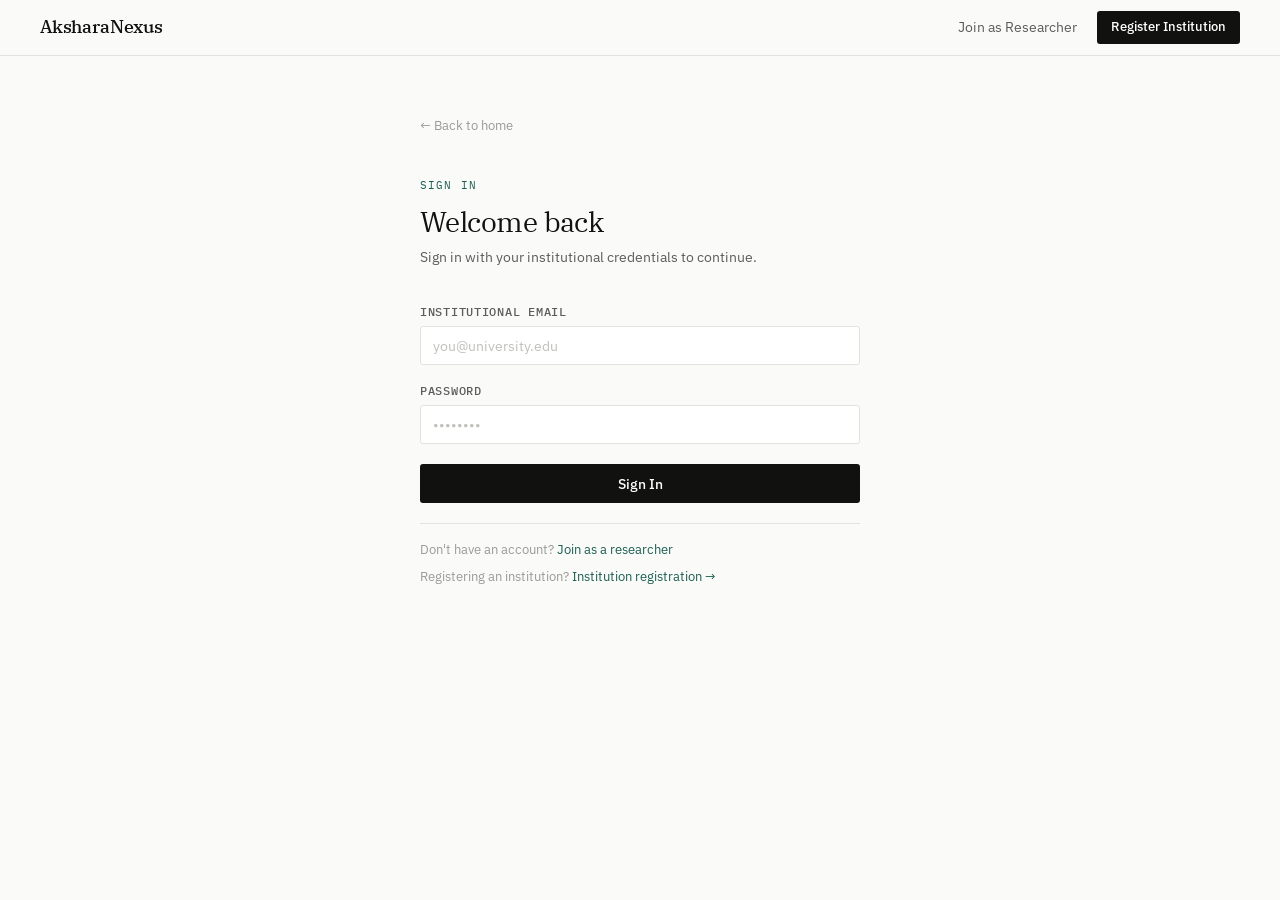
<file: src/main/resources/static/dashboard.html>
<!DOCTYPE html>
<html lang="en">
<head>
    <meta charset="UTF-8" />
    <meta name="viewport" content="width=device-width, initial-scale=1.0" />
    <title>Dashboard — AksharaNexus</title>
    <link rel="preconnect" href="https://fonts.googleapis.com">
    <link rel="preconnect" href="https://fonts.gstatic.com" crossorigin>
    <link href="https://fonts.googleapis.com/css2?family=Inter:wght@400;500;600;700&display=swap" rel="stylesheet">
    <link rel="stylesheet" href="css/dashboard.css">
</head>
<body>

<!-- Nav -->
<nav class="nav">
    <a href="index.html" class="nav-logo">AksharaNexus</a>
    <div class="nav-right">
        <span id="nav-role"></span>
    </div>
</nav>

<div class="app-shell">
    <!-- Sidebar -->
    <aside class="sidebar">
        <div class="sidebar-nav">
            <span class="sidebar-section-label">Workspace</span>
            <button class="sidebar-link active" onclick="switchTab('civilizations', this)">
                <span class="sidebar-icon">◈</span> Civilizations
            </button>
            <button class="sidebar-link" id="users-sidebar-btn" onclick="switchTab('users', this)" style="display:none">
                <span class="sidebar-icon">◎</span> University Users
            </button>
            <button class="sidebar-link" id="review-sidebar-btn" onclick="switchTab('review', this)" style="display:none">
                <span class="sidebar-icon">◑</span> Review Status
            </button>
        </div>
        <div class="sidebar-bottom">
            <div class="user-row">
                <div class="user-avatar" id="user-avatar">—</div>
                <div style="min-width:0">
                    <div class="user-name" id="user-name">—</div>
                    <div class="user-role" id="user-role-label">—</div>
                </div>
            </div>
            <button class="logout-btn" onclick="Auth && Auth.logout()">Sign out</button>
        </div>
    </aside>

    <!-- Main -->
    <main class="main">
        <div class="main-header">
            <div>
                <h2 id="page-title">Civilizations</h2>
                <p id="page-sub">Loading…</p>
            </div>
            <div id="header-actions"></div>
        </div>

        <div class="tab-nav" id="tab-nav">
            <button class="tab-btn active" onclick="switchTab('civilizations', this)">Civilizations</button>
            <button class="tab-btn" id="users-tab-btn" onclick="switchTab('users', this)" style="display:none">University Users</button>
            <button class="tab-btn" id="review-tab-btn" onclick="switchTab('review', this)" style="display:none">Review Status</button>
        </div>

        <!-- Civilizations Tab -->
        <div class="tab-panel active" id="tab-civilizations">
            <div id="civ-wrap">
                <div class="skeleton-grid">
                    <div class="skeleton-card">
                        <div style="display:flex;justify-content:space-between;margin-bottom:14px">
                            <div class="skeleton-line wide" style="margin:0"></div>
                            <div class="skeleton-line tag" style="margin:0"></div>
                        </div>
                        <div class="skeleton-line" style="width:100%"></div>
                        <div class="skeleton-line med"></div>
                    </div>
                    <div class="skeleton-card">
                        <div style="display:flex;justify-content:space-between;margin-bottom:14px">
                            <div class="skeleton-line" style="width:55%;margin:0"></div>
                            <div class="skeleton-line tag" style="margin:0"></div>
                        </div>
                        <div class="skeleton-line" style="width:100%"></div>
                        <div class="skeleton-line" style="width:60%"></div>
                    </div>
                    <div class="skeleton-card">
                        <div style="display:flex;justify-content:space-between;margin-bottom:14px">
                            <div class="skeleton-line wide" style="margin:0"></div>
                            <div class="skeleton-line tag" style="margin:0"></div>
                        </div>
                        <div class="skeleton-line" style="width:100%"></div>
                        <div class="skeleton-line short"></div>
                    </div>
                </div>
            </div>
        </div>

        <!-- Users Tab -->
        <div class="tab-panel" id="tab-users">
            <div id="users-wrap">
                <div class="loading-row"><div class="spin"></div> Loading users…</div>
            </div>
        </div>

        <!-- Review Status Tab -->
        <div class="tab-panel" id="tab-review">
            <!-- Filter bar -->
            <div class="review-filter-bar">
                <div class="review-filter-group">
                    <label class="review-filter-label">Civilization</label>
                    <select class="review-filter-select" id="review-civ-filter" onchange="applyReviewFilters()">
                        <option value="">All civilizations</option>
                    </select>
                </div>
                <div class="review-filter-group">
                    <label class="review-filter-label">Status</label>
                    <div class="review-status-pills" id="review-status-pills">
                        <button class="status-pill active" data-status="" onclick="setStatusFilter(this, '')">All</button>
                        <button class="status-pill pill-approved" data-status="APPROVED" onclick="setStatusFilter(this, 'APPROVED')">Approved</button>
                        <button class="status-pill pill-rejected" data-status="REJECTED" onclick="setStatusFilter(this, 'REJECTED')">Rejected</button>
                        <button class="status-pill pill-revision" data-status="REVISION_REQUESTED" onclick="setStatusFilter(this, 'REVISION_REQUESTED')">Revision</button>
                    </div>
                </div>
                <div class="review-filter-meta" id="review-filter-meta"></div>
            </div>

            <div id="review-wrap">
                <div class="loading-row"><div class="spin"></div> Loading review data…</div>
            </div>
        </div>
    </main>
</div>

<!-- Create Civilization Modal -->
<div class="modal-overlay" id="modal-create-civ">
    <div class="modal">
        <div class="modal-header">
            <span class="modal-title">New Civilization</span>
            <button class="modal-close" onclick="closeModal('modal-create-civ')">✕</button>
        </div>
        <form id="create-civ-form">
            <div class="form-group">
                <label>Title</label>
                <input type="text" id="civ-title" placeholder="e.g. Indus Valley Civilization" required />
            </div>
            <div class="form-group">
                <label>Description</label>
                <textarea id="civ-desc" rows="3" placeholder="Brief overview…"></textarea>
            </div>
            <div class="form-row">
                <div class="form-group">
                    <label>Start Year</label>
                    <input type="number" id="civ-start" placeholder="-3300 for BCE" required />
                </div>
                <div class="form-group">
                    <label>End Year</label>
                    <input type="number" id="civ-end" placeholder="-1300 for BCE" required />
                </div>
            </div>
            <div class="form-group">
                <label>Initial Commit Message</label>
                <input type="text" id="civ-commit" placeholder="e.g. Initial scaffold" required />
            </div>
            <div class="modal-actions">
                <button type="submit" class="btn-modal-submit" id="create-civ-btn">Create</button>
                <button type="button" class="btn-modal-cancel" onclick="closeModal('modal-create-civ')">Cancel</button>
            </div>
        </form>
    </div>
</div>

<div class="toast-container" id="toast-container"></div>

<script src="js/api.js"></script>
<script src="js/dashboard.js"></script>
</body>
</html>
</file>
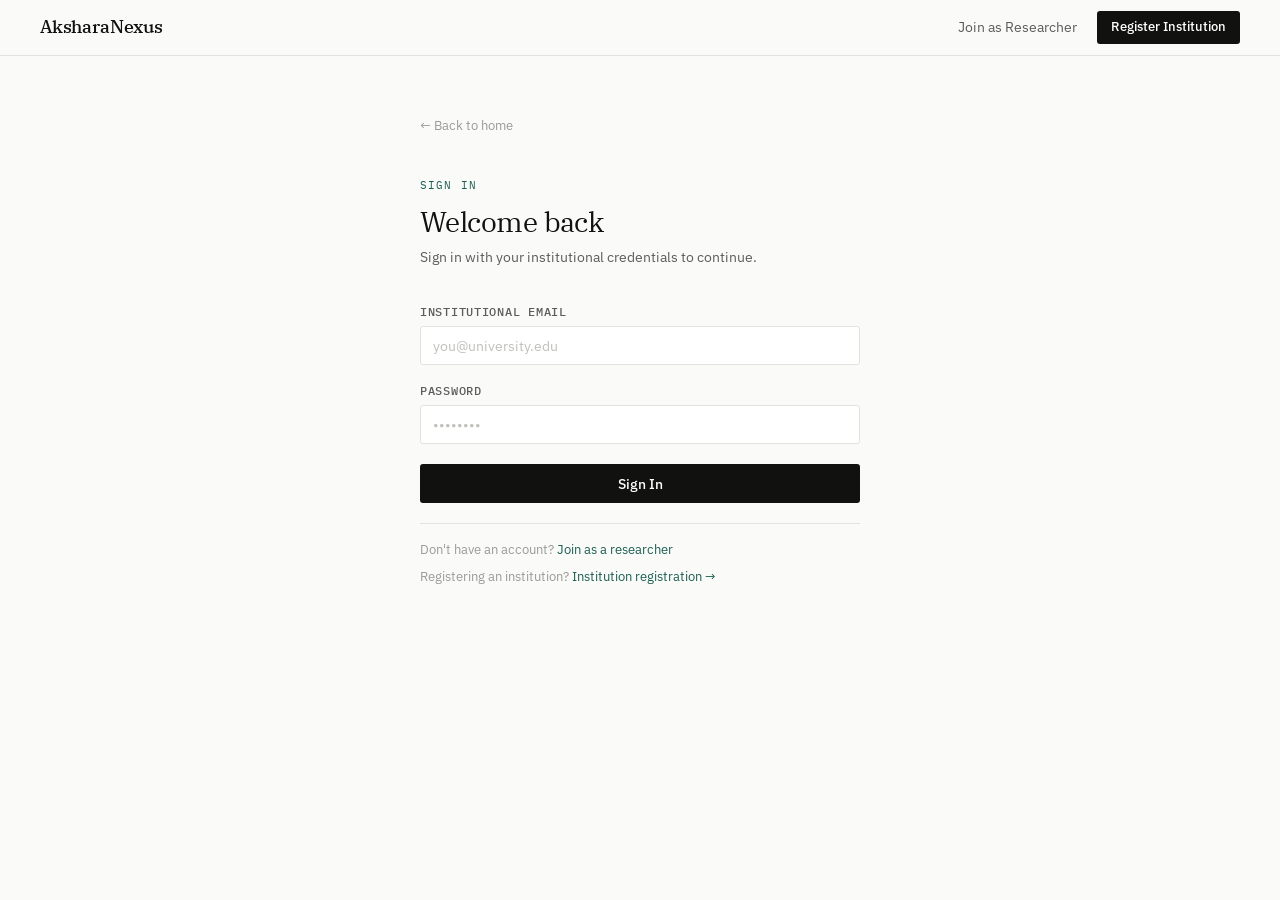
<file: src/main/resources/static/entry-editor.html>
<!DOCTYPE html>
<html lang="en">
<head>
    <meta charset="UTF-8" />
    <meta name="viewport" content="width=device-width, initial-scale=1.0" />
    <title>Entry — AksharaNexus</title>
    <link rel="preconnect" href="https://fonts.googleapis.com">
    <link rel="preconnect" href="https://fonts.gstatic.com" crossorigin>
    <link href="https://fonts.googleapis.com/css2?family=IBM+Plex+Serif:ital,wght@0,400;0,500;1,400&family=IBM+Plex+Sans:wght@300;400;500;600&family=IBM+Plex+Mono:wght@400;500&display=swap" rel="stylesheet">
    <link rel="stylesheet" href="css/entry.css" />
</head>
<body>

<!-- Loading overlay -->
<div class="loading-overlay" id="loading-overlay">
    <div class="loading-logo">AksharaNexus</div>
    <div class="spinner"></div>
    <div class="loading-sub">Loading entry…</div>
</div>

<!-- ═══ TOP BAR ═══ -->
<div class="editor-topbar">
    <div class="topbar-icon">
        <svg viewBox="0 0 16 16" xmlns="http://www.w3.org/2000/svg">
            <rect x="2" y="2" width="12" height="1.5" rx="0.5"/>
            <rect x="2" y="5.25" width="12" height="1.5" rx="0.5"/>
            <rect x="2" y="8.5" width="8" height="1.5" rx="0.5"/>
            <rect x="2" y="11.75" width="10" height="1.5" rx="0.5"/>
        </svg>
    </div>
    <div class="topbar-meta">
        <div class="topbar-title-row">
            <span class="topbar-docname" id="topbar-docname">Entry title</span>
        </div>
        <div class="topbar-breadcrumb-row">
            <span id="bc-civ">Civilization</span>
            <span class="bc-sep">/</span>
            <span id="bc-vol">Volume</span>
            <span class="bc-sep">/</span>
            <span id="bc-entry">Entry</span>
        </div>
    </div>
    <div class="topbar-right">
        <div class="save-status" id="save-status">
            <div class="status-dot"></div>
            <span>Ready</span>
        </div>
        <button class="btn-topbar-icon" onclick="history.back()" title="Back">&#8592;</button>
        <button class="btn-save" id="save-btn" onclick="doSave()" title="Save (Ctrl+S)">Save</button>
        <button class="btn-share" id="share-btn" onclick="handleShare()">Share</button>
    </div>
</div>

<!-- ═══ FORMAT TOOLBAR ═══ -->
<div class="format-toolbar" id="format-toolbar">
    <select class="toolbar-select" style="width:118px" onchange="execFmt('fontName', this.value)" title="Font">
        <option value="'IBM Plex Sans', sans-serif">IBM Plex Sans</option>
        <option value="'IBM Plex Serif', serif">IBM Plex Serif</option>
        <option value="'IBM Plex Mono', monospace">IBM Plex Mono</option>
        <option value="Georgia, serif">Georgia</option>
    </select>
    <select class="toolbar-select" style="width:60px; margin-left:4px" onchange="execFmt('fontSize', this.value)" title="Size">
        <option value="1">10</option><option value="2">12</option>
        <option value="3" selected>14</option><option value="4">16</option>
        <option value="5">20</option><option value="6">24</option><option value="7">32</option>
    </select>

    <div class="toolbar-sep"></div>

    <button class="toolbar-btn" onclick="execFmt('bold')" title="Bold (Ctrl+B)"><b>B</b></button>
    <button class="toolbar-btn" onclick="execFmt('italic')" title="Italic"><i>I</i></button>
    <button class="toolbar-btn" onclick="execFmt('underline')" title="Underline"><u>U</u></button>
    <button class="toolbar-btn" onclick="execFmt('strikeThrough')" title="Strikethrough" style="text-decoration:line-through">S</button>

    <div class="toolbar-sep"></div>

    <button class="toolbar-color-btn" title="Text color" onclick="pickTextColor()">
        <span class="letter" id="color-letter" style="color:#1C1917">A</span>
        <span class="swatch" id="color-swatch" style="background:#1C1917"></span>
    </button>
    <button class="toolbar-color-btn" title="Highlight" onclick="pickHighlight()">
        <span class="letter" style="color:#92600A; background:#FDF3E3; padding:0 2px">A</span>
        <span class="swatch" id="highlight-swatch" style="background:#FDE68A"></span>
    </button>

    <div class="toolbar-sep"></div>

    <button class="toolbar-btn" onclick="execFmt('justifyLeft')" title="Align left">
        <svg viewBox="0 0 15 15" fill="none" stroke="currentColor" stroke-width="1.5"><line x1="1" y1="3" x2="14" y2="3"/><line x1="1" y1="7" x2="10" y2="7"/><line x1="1" y1="11" x2="14" y2="11"/></svg>
    </button>
    <button class="toolbar-btn" onclick="execFmt('justifyCenter')" title="Center">
        <svg viewBox="0 0 15 15" fill="none" stroke="currentColor" stroke-width="1.5"><line x1="1" y1="3" x2="14" y2="3"/><line x1="4" y1="7" x2="11" y2="7"/><line x1="1" y1="11" x2="14" y2="11"/></svg>
    </button>
    <button class="toolbar-btn" onclick="execFmt('justifyRight')" title="Align right">
        <svg viewBox="0 0 15 15" fill="none" stroke="currentColor" stroke-width="1.5"><line x1="1" y1="3" x2="14" y2="3"/><line x1="5" y1="7" x2="14" y2="7"/><line x1="1" y1="11" x2="14" y2="11"/></svg>
    </button>

    <div class="toolbar-sep"></div>

    <button class="toolbar-btn" onclick="execFmt('insertUnorderedList')" title="Bullet list">
        <svg viewBox="0 0 15 15" fill="none" stroke="currentColor" stroke-width="1.5"><circle cx="2.5" cy="4" r="1" fill="currentColor" stroke="none"/><line x1="5" y1="4" x2="14" y2="4"/><circle cx="2.5" cy="8" r="1" fill="currentColor" stroke="none"/><line x1="5" y1="8" x2="14" y2="8"/><circle cx="2.5" cy="12" r="1" fill="currentColor" stroke="none"/><line x1="5" y1="12" x2="14" y2="12"/></svg>
    </button>
    <button class="toolbar-btn" onclick="execFmt('insertOrderedList')" title="Numbered list">
        <svg viewBox="0 0 15 15" fill="none" stroke="currentColor" stroke-width="1.5"><text x="1" y="5" font-size="4.5" fill="currentColor" stroke="none">1.</text><line x1="6" y1="4" x2="14" y2="4"/><text x="1" y="9" font-size="4.5" fill="currentColor" stroke="none">2.</text><line x1="6" y1="8" x2="14" y2="8"/></svg>
    </button>
    <button class="toolbar-btn" onclick="execFmt('indent')" title="Indent">
        <svg viewBox="0 0 15 15" fill="none" stroke="currentColor" stroke-width="1.5"><line x1="1" y1="3" x2="14" y2="3"/><line x1="5" y1="7" x2="14" y2="7"/><line x1="1" y1="11" x2="14" y2="11"/><polyline points="1,5.5 3.5,7 1,8.5" fill="none"/></svg>
    </button>

    <div class="toolbar-sep"></div>

    <button class="toolbar-btn" onclick="insertLink()" title="Insert link">
        <svg viewBox="0 0 15 15" fill="none" stroke="currentColor" stroke-width="1.5"><path d="M5.5 9.5a3.5 3.5 0 0 0 4.95 0l1.77-1.77a3.5 3.5 0 0 0-4.95-4.95l-.88.88"/><path d="M9.5 5.5a3.5 3.5 0 0 0-4.95 0L2.78 7.27a3.5 3.5 0 0 0 4.95 4.95l.88-.88"/></svg>
    </button>
    <button class="toolbar-btn" onclick="execFmt('removeFormat')" title="Clear formatting">
        <svg viewBox="0 0 15 15" fill="none" stroke="currentColor" stroke-width="1.5"><line x1="3" y1="3" x2="9" y2="3"/><line x1="6" y1="3" x2="6" y2="12"/><line x1="10" y1="9" x2="13" y2="12"/><line x1="13" y1="9" x2="10" y2="12"/></svg>
    </button>

    <div class="toolbar-sep"></div>

    <button class="toolbar-btn" onclick="document.execCommand('undo')" title="Undo">
        <svg viewBox="0 0 15 15" fill="none" stroke="currentColor" stroke-width="1.5"><path d="M3 7.5A4.5 4.5 0 1 1 7.5 12"/><polyline points="2,4.5 3,7.5 6,7" fill="none"/></svg>
    </button>
    <button class="toolbar-btn" onclick="document.execCommand('redo')" title="Redo">
        <svg viewBox="0 0 15 15" fill="none" stroke="currentColor" stroke-width="1.5"><path d="M12 7.5A4.5 4.5 0 1 0 7.5 12"/><polyline points="13,4.5 12,7.5 9,7" fill="none"/></svg>
    </button>

    <div class="toolbar-sep"></div>

    <span style="font-family:var(--mono);font-size:0.58rem;letter-spacing:.1em;text-transform:uppercase;color:var(--faint);margin:0 6px 0 2px;white-space:nowrap">Insert</span>
    <button class="toolbar-btn" style="width:auto;padding:0 10px;font-size:0.775rem;gap:5px;display:flex;align-items:center" onclick="showInsertMenu(event,'EVENT')" title="Insert Event block">
        <span style="width:6px;height:6px;border-radius:2px;background:#C49A30;flex-shrink:0;display:inline-block"></span>Event
    </button>
    <button class="toolbar-btn" style="width:auto;padding:0 10px;font-size:0.775rem;gap:5px;display:flex;align-items:center" onclick="showInsertMenu(event,'ERA')" title="Insert Era block">
        <span style="width:6px;height:6px;border-radius:2px;background:var(--teal);flex-shrink:0;display:inline-block"></span>Era
    </button>
    <button class="toolbar-btn" style="width:auto;padding:0 10px;font-size:0.775rem;gap:5px;display:flex;align-items:center" onclick="showInsertMenu(event,'ASPECT')" title="Insert Aspect block">
        <span style="width:6px;height:6px;border-radius:2px;background:#4A6BB5;flex-shrink:0;display:inline-block"></span>Aspect
    </button>
    <button class="toolbar-btn" style="width:auto;padding:0 10px;font-size:0.775rem;gap:5px;display:flex;align-items:center" onclick="showInsertMenu(event,'IMAGE')" title="Insert Image block">
        <span style="width:6px;height:6px;border-radius:2px;background:#9A4A3E;flex-shrink:0;display:inline-block"></span>Image
    </button>
</div>

<div class="editor-shell">

    <!-- ═══ LEFT SIDEBAR ═══ -->
    <aside class="left-sidebar" id="left-sidebar">
        <div class="sidebar-toggle">
            <button class="btn-collapse" id="btn-collapse" onclick="toggleSidebar()" title="Collapse panel">&#8592;</button>
        </div>

        <div class="sidebar-section" id="sb-meta">
            <span class="sidebar-section-label">Period</span>
            <div class="sidebar-meta-field">
                <label for="meta-start">Start year</label>
                <input class="sidebar-meta-input" type="number" id="meta-start"
                       placeholder="e.g. −2600" oninput="liveYearUpdate()" />
            </div>
            <div class="sidebar-meta-field">
                <label for="meta-end">End year</label>
                <input class="sidebar-meta-input" type="number" id="meta-end"
                       placeholder="e.g. −1900" oninput="liveYearUpdate()" />
            </div>
            <div class="period-display" id="period-display">
                <span class="pd-label">Period</span>
                <span class="pd-value" id="date-computed">—</span>
            </div>
        </div>

        <div class="sidebar-section" id="sb-blocks">
            <span class="sidebar-section-label">Insert block</span>
            <button class="block-type-btn" data-type="EVENT" onclick="insertBlockAtCursor('EVENT')">
                <span class="btn-type-dot"></span>
                <span>
                    <span class="btn-label">Event</span>
                    <span class="btn-desc">Date, location, description</span>
                </span>
                <span class="drag-hint">⋮⋮</span>
            </button>
            <button class="block-type-btn" data-type="ERA" onclick="insertBlockAtCursor('ERA')">
                <span class="btn-type-dot"></span>
                <span>
                    <span class="btn-label">Era</span>
                    <span class="btn-desc">Time period &amp; overview</span>
                </span>
                <span class="drag-hint">⋮⋮</span>
            </button>
            <button class="block-type-btn" data-type="ASPECT" onclick="insertBlockAtCursor('ASPECT')">
                <span class="btn-type-dot"></span>
                <span>
                    <span class="btn-label">Aspect</span>
                    <span class="btn-desc">Tags &amp; thematic notes</span>
                </span>
                <span class="drag-hint">⋮⋮</span>
            </button>
            <button class="block-type-btn" data-type="IMAGE" onclick="insertBlockAtCursor('IMAGE')">
                <span class="btn-type-dot"></span>
                <span>
                    <span class="btn-label">Image</span>
                    <span class="btn-desc">Photo with caption</span>
                </span>
                <span class="drag-hint">⋮⋮</span>
            </button>
        </div>

        <div class="sidebar-section" id="sb-stats">
            <span class="sidebar-section-label">Stats</span>
            <div class="stat-row"><span class="stat-label">Words</span><span class="stat-val" id="cnt-words">0</span></div>
            <div class="stat-row"><span class="stat-label">Time span</span><span class="stat-val" id="cnt-span">—</span></div>
            <div class="stat-row"><span class="stat-label">Total blocks</span><span class="stat-val" id="cnt-total">0</span></div>
            <div class="stat-row"><span class="stat-label">Events</span><span class="stat-val" id="cnt-EVENT">0</span></div>
            <div class="stat-row"><span class="stat-label">Eras</span><span class="stat-val" id="cnt-ERA">0</span></div>
            <div class="stat-row"><span class="stat-label">Aspects</span><span class="stat-val" id="cnt-ASPECT">0</span></div>
            <div class="stat-row"><span class="stat-label">Images</span><span class="stat-val" id="cnt-IMAGE">0</span></div>
        </div>

        <div class="sidebar-section" id="sb-readonly" style="display:none">
            <span class="sidebar-section-label">Access</span>
            <div style="font-size:0.8rem;color:var(--faint);line-height:1.5;background:var(--bg);border:1px solid var(--rule);border-radius:var(--radius);padding:10px;">
                Viewer — read&#8209;only
            </div>
        </div>
    </aside>

    <!-- ═══ CANVAS AREA ═══ -->
    <main class="canvas-area" id="canvas-area">
        <div class="doc-paper" id="doc-paper">

            <textarea
                    class="entry-title-input"
                    id="entry-title"
                    placeholder="Untitled entry…"
                    rows="1"
                    maxlength="200"
            ></textarea>

            <div
                    class="entry-body"
                    id="entry-body"
                    contenteditable="true"
                    data-placeholder="Start writing. Use the sidebar or toolbar to insert blocks anywhere in your text…"
                    spellcheck="true"
            ></div>

        </div>
    </main>

</div>

<!-- Floating block insert menu -->
<div class="block-insert-float" id="block-insert-float">
    <span class="bif-header">Insert block</span>
    <button class="bif-item" data-type="EVENT" onclick="insertBlockFromFloat('EVENT')">
        <span class="bif-dot"></span> Event
        <span style="font-size:0.75rem;color:var(--faint);margin-left:auto">Date &amp; place</span>
    </button>
    <button class="bif-item" data-type="ERA" onclick="insertBlockFromFloat('ERA')">
        <span class="bif-dot"></span> Era
        <span style="font-size:0.75rem;color:var(--faint);margin-left:auto">Time period</span>
    </button>
    <button class="bif-item" data-type="ASPECT" onclick="insertBlockFromFloat('ASPECT')">
        <span class="bif-dot"></span> Aspect
        <span style="font-size:0.75rem;color:var(--faint);margin-left:auto">Theme &amp; tags</span>
    </button>
    <button class="bif-item" data-type="IMAGE" onclick="insertBlockFromFloat('IMAGE')">
        <span class="bif-dot"></span> Image
        <span style="font-size:0.75rem;color:var(--faint);margin-left:auto">Photo</span>
    </button>
</div>

<div class="toast-container" id="toast-container"></div>

<input type="color" id="text-color-picker" style="display:none" onchange="applyTextColor(this.value)" value="#1C1917">
<input type="color" id="highlight-picker"  style="display:none" onchange="applyHighlight(this.value)"  value="#FDE68A">

<script src="js/api.js"></script>
<script>
    // ─── Bootstrap ────────────────────────────────────────────────────────────────
    Auth.requireAuth();

    const params   = new URLSearchParams(window.location.search);
    const civId    = params.get('civId');
    const nodeId   = params.get('nodeId');
    const civTitle = params.get('civTitle') || 'Civilization';
    const volTitle = params.get('volTitle') || 'Volume';
    if (!civId || !nodeId) window.location.href = 'dashboard.html';

    const jwtRole = Auth.getRole();
    let canEdit   = (jwtRole === 'ADMIN' || jwtRole === 'EDITOR');

    let currentNode  = null;
    let isDirty      = false;
    let sidebarOpen  = true;
    let floatVisible = false;

    document.getElementById('bc-civ').textContent = decodeURIComponent(civTitle);
    document.getElementById('bc-vol').textContent = decodeURIComponent(volTitle);

    // ─── Utilities ────────────────────────────────────────────────────────────────
    const esc = s => String(s ?? '').replace(/&/g,'&amp;').replace(/</g,'&lt;').replace(/>/g,'&gt;').replace(/"/g,'&quot;');
    const uid = () => 'b_' + Math.random().toString(36).slice(2,10);

    function formatYear(y) {
        if (y == null || isNaN(y)) return null;
        return y < 0 ? `${Math.abs(y)} BCE` : `${y} CE`;
    }
    function autoResize(el) {
        el.style.height = 'auto';
        el.style.height = el.scrollHeight + 'px';
    }

    // ─── Sidebar toggle ───────────────────────────────────────────────────────────
    function toggleSidebar() {
        const sb = document.getElementById('left-sidebar');
        sidebarOpen = !sidebarOpen;
        sb.classList.toggle('collapsed', !sidebarOpen);
    }

    // ─── Format toolbar ───────────────────────────────────────────────────────────
    function execFmt(cmd, val) {
        const body = document.getElementById('entry-body');
        const sel  = window.getSelection();
        if (!body.contains(sel?.anchorNode)) {
            body.focus();
            const range = document.createRange();
            range.selectNodeContents(body);
            range.collapse(false);
            sel.removeAllRanges();
            sel.addRange(range);
        }
        document.execCommand(cmd, false, val || null);
        markUnsaved();
    }
    function pickTextColor()   { document.getElementById('text-color-picker').click(); }
    function applyTextColor(v) { document.execCommand('foreColor',false,v); document.getElementById('color-swatch').style.background=v; document.getElementById('color-letter').style.color=v; markUnsaved(); }
    function pickHighlight()   { document.getElementById('highlight-picker').click(); }
    function applyHighlight(v) { document.execCommand('hiliteColor',false,v); document.getElementById('highlight-swatch').style.background=v; markUnsaved(); }
    function insertLink()      { const u=prompt('Enter URL:'); if(u) document.execCommand('createLink',false,u); markUnsaved(); }

    // ─── Save status ──────────────────────────────────────────────────────────────
    function setSaveStatus(state, msg) {
        const el = document.getElementById('save-status');
        el.className = `save-status ${state}`;
        el.querySelector('span').textContent = msg;
    }
    function markUnsaved() {
        isDirty = true;
        setSaveStatus('saving', 'Unsaved');
        updateStats();
    }

    // ─── Save ─────────────────────────────────────────────────────────────────────
    async function doSave() {
        if (!canEdit) return;
        const btn = document.getElementById('save-btn');
        if (btn) { btn.disabled = true; btn.textContent = 'Saving…'; }
        setSaveStatus('saving', 'Saving…');
        try {
            const startYear = document.getElementById('meta-start').value;
            const endYear   = document.getElementById('meta-end').value;
            const title     = document.getElementById('entry-title').value.trim();
            const { blocks } = serializeBody();

            // ── Citation validation: every non-TEXT block needs at least 1 citation ──
            const missing = blocks.filter(b => b.type !== 'TEXT' && (!b.citations || b.citations.length === 0));
            if (missing.length > 0) {
                const names = missing.map(b => `"${b.data?.title || b.type}"`).join(', ');
                showToast(`Add at least 1 citation to: ${names}`, 'error');
                setSaveStatus('error', 'Citations missing');
                if (btn) { btn.disabled = false; btn.textContent = 'Save'; }
                return;
            }

            await CivAPI.updateNode(civId, nodeId, {
                node: {
                    nodeType: 'ENTRY',
                    title,
                    startYear: startYear !== '' ? parseInt(startYear) : (currentNode?.data?.startYear ?? null),
                    endYear:   endYear   !== '' ? parseInt(endYear)   : (currentNode?.data?.endYear   ?? null),
                    blocks: blocks.map(b => ({
                        blockType: b.type,
                        data:      b.data      ?? {},
                        citations: b.citations ?? []
                    }))
                },
                commitMsg: `Updated "${title || 'entry'}" — ${new Date().toISOString()}`
            });

            isDirty = false;
            setSaveStatus('saved', 'Saved');
            if (btn) { btn.textContent = 'Saved'; setTimeout(() => { btn.textContent = 'Save'; }, 1500); }
        } catch(err) {
            if (err.name === 'NetworkError') {
                setSaveStatus('saving', 'Queued');
                if (btn) btn.textContent = 'Save';
            } else {
                setSaveStatus('error', 'Save failed');
                showToast(err.message || 'Could not save — check your connection', 'error');
                if (btn) btn.textContent = 'Save';
            }
        } finally {
            if (btn) btn.disabled = false;
        }
    }

    // ─── Stats ────────────────────────────────────────────────────────────────────
    function updateStats() {
        const body      = document.getElementById('entry-body');
        const titleText = document.getElementById('entry-title').value;
        const rawText   = (titleText + ' ' + (body.textContent || '')).trim();
        const words     = rawText.split(/\s+/).filter(Boolean).length;
        document.getElementById('cnt-words').textContent = words;

        const blockEls = body.querySelectorAll('.an-block');
        document.getElementById('cnt-total').textContent = blockEls.length;
        ['EVENT','ERA','ASPECT','IMAGE'].forEach(t =>
            document.getElementById(`cnt-${t}`).textContent =
                body.querySelectorAll(`.an-block[data-type="${t}"]`).length
        );
    }

    function liveYearUpdate() {
        const s = parseInt(document.getElementById('meta-start').value);
        const e = parseInt(document.getElementById('meta-end').value);
        const el     = document.getElementById('date-computed');
        const spanEl = document.getElementById('cnt-span');
        const fs = !isNaN(s) ? formatYear(s) : null;
        const fe = !isNaN(e) ? formatYear(e) : null;
        if (fs && fe)  { el.textContent = `${fs} – ${fe}`; spanEl.textContent = `${Math.abs(e-s).toLocaleString()} yrs`; }
        else if (fs)   { el.textContent = fs; spanEl.textContent = '—'; }
        else           { el.textContent = '—'; spanEl.textContent = '—'; }
        markUnsaved();
    }

    // ─── Block defaults ───────────────────────────────────────────────────────────
    function defaultData(type) {
        return {
            EVENT:  { title:'', date:'', location:'', description:'', citations:[] },
            ERA:    { title:'', startYear:'', endYear:'', description:'', citations:[] },
            ASPECT: { title:'', tags:[], description:'', citations:[] },
            IMAGE:  { title:'', src:'', caption:'', citations:[] }
        }[type] || {};
    }

    // ─── Citations section ────────────────────────────────────────────────────────
    function buildCitationsSection(blockId, citations, ro) {
        const list       = Array.isArray(citations) ? citations : [];
        const qualities  = ['PRIMARY', 'SECONDARY', 'TERTIARY'];

        const citationItems = list.map((c, i) => `
        <div class="an-citation-item"
            data-citation-index="${i}"
            data-cit-source="${esc(c.source||'')}"
            data-cit-author="${esc(c.author||'')}"
            data-cit-year="${c.year||''}"
            data-cit-url="${esc(c.url||'')}"
            data-cit-quality="${c.quality||''}">
            <span class="an-citation-num">${i + 1}</span>
            <span class="an-citation-summary">
                ${c.author ? `<span class="cit-author">${esc(c.author)}</span>` : ''}
                ${c.source ? `<span class="cit-source">${esc(c.source)}</span>` : ''}
                ${c.year   ? `<span class="cit-year">${esc(String(c.year))}</span>` : ''}
                ${c.quality ? `<span class="cit-quality cit-quality--${c.quality.toLowerCase()}">${c.quality.charAt(0) + c.quality.slice(1).toLowerCase()}</span>` : ''}
            </span>
            ${!ro ? `<button class="an-cit-remove" onclick="removeCitation('${blockId}',${i})" title="Remove">✕</button>` : ''}
        </div>
    `).join('');

        const addForm = ro ? '' : `
        <div class="an-citation-form" id="citform-${blockId}" style="display:none">
            <div class="an-cit-form-grid">
                <input class="an-cit-input" placeholder="Source / title *" id="citf-source-${blockId}" />
                <input class="an-cit-input" placeholder="Author" id="citf-author-${blockId}" />
                <input class="an-cit-input" type="number" placeholder="Year" id="citf-year-${blockId}" style="width:90px" />
                <input class="an-cit-input" placeholder="URL (optional)" id="citf-url-${blockId}" />
                <select class="an-cit-select" id="citf-quality-${blockId}">
                    <option value="">Quality… *</option>
                    ${qualities.map(q => `<option value="${q}">${q.charAt(0) + q.slice(1).toLowerCase()}</option>`).join('')}
                </select>
            </div>
            <div class="an-cit-form-actions">
                <button class="an-cit-confirm" onclick="confirmCitation('${blockId}')">Add</button>
                <button class="an-cit-cancel"  onclick="cancelCitation('${blockId}')">Cancel</button>
            </div>
        </div>
    `;

        return `
        <div class="an-citations-section" id="citations-${blockId}">
            <div class="an-citations-header">
                <span class="an-citations-label">Citations</span>
                ${!ro ? `<button class="an-cit-add-btn" onclick="showCitationForm('${blockId}')">+ Add</button>` : ''}
            </div>
            <div class="an-citations-list" id="citlist-${blockId}">
                ${citationItems || `<span class="an-citations-empty">No citations yet — at least one required</span>`}
            </div>
            ${addForm}
        </div>
    `;
    }

    // ─── Citation interaction ─────────────────────────────────────────────────────
    function showCitationForm(blockId) {
        const form = document.getElementById(`citform-${blockId}`);
        if (!form) return;
        ['source','author','year','url','quality'].forEach(f => {
            const el = document.getElementById(`citf-${f}-${blockId}`);
            if (el) el.value = '';
        });
        form.style.display = 'block';
        document.getElementById(`citf-source-${blockId}`)?.focus();
    }

    function cancelCitation(blockId) {
        const form = document.getElementById(`citform-${blockId}`);
        if (form) form.style.display = 'none';
    }

    function confirmCitation(blockId) {
        const source  = document.getElementById(`citf-source-${blockId}`)?.value.trim();
        const author  = document.getElementById(`citf-author-${blockId}`)?.value.trim();
        const year    = document.getElementById(`citf-year-${blockId}`)?.value.trim();
        const url     = document.getElementById(`citf-url-${blockId}`)?.value.trim();
        const quality = document.getElementById(`citf-quality-${blockId}`)?.value;

        if (!source)  { showToast('Source / title is required', 'error'); return; }
        if (!quality) { showToast('Select a quality level', 'error'); return; }

        const list = document.getElementById(`citlist-${blockId}`);
        if (!list) return;

        // Remove empty state message if present
        list.querySelector('.an-citations-empty')?.remove();

        const idx = list.querySelectorAll('.an-citation-item').length;
        const div = document.createElement('div');
        div.className = 'an-citation-item';
        div.dataset.citationIndex = idx;
        div.dataset.citSource     = source;
        div.dataset.citAuthor     = author  || '';
        div.dataset.citYear       = year    || '';
        div.dataset.citUrl        = url     || '';
        div.dataset.citQuality    = quality;
        div.innerHTML = `
        <span class="an-citation-num">${idx + 1}</span>
        <span class="an-citation-summary">
            ${author ? `<span class="cit-author">${esc(author)}</span>` : ''}
            <span class="cit-source">${esc(source)}</span>
            ${year ? `<span class="cit-year">${esc(year)}</span>` : ''}
            <span class="cit-quality cit-quality--${quality.toLowerCase()}">${quality.charAt(0) + quality.slice(1).toLowerCase()}</span>
        </span>
        <button class="an-cit-remove" onclick="removeCitation('${blockId}',${idx})" title="Remove">✕</button>
    `;
        list.appendChild(div);
        cancelCitation(blockId);
        markUnsaved();
    }

    function removeCitation(blockId, idx) {
        const list = document.getElementById(`citlist-${blockId}`);
        if (!list) return;
        const items = list.querySelectorAll('.an-citation-item');
        if (items[idx]) items[idx].remove();

        // Renumber remaining and fix onclick indices
        list.querySelectorAll('.an-citation-item').forEach((el, i) => {
            el.dataset.citationIndex = i;
            const num = el.querySelector('.an-citation-num');
            if (num) num.textContent = i + 1;
            const btn = el.querySelector('.an-cit-remove');
            if (btn) btn.setAttribute('onclick', `removeCitation('${blockId}',${i})`);
        });

        // Restore empty state if none left
        if (!list.querySelectorAll('.an-citation-item').length) {
            const span = document.createElement('span');
            span.className = 'an-citations-empty';
            span.textContent = 'No citations yet — at least one required';
            list.appendChild(span);
        }
        markUnsaved();
    }

    // ─── Read citations from DOM ──────────────────────────────────────────────────
    function readCitationsFromEl(blockEl) {
        const blockId = blockEl.dataset.blockId;
        const items   = blockEl.querySelectorAll(`#citlist-${blockId} .an-citation-item`);
        return [...items].map(item => ({
            source:  item.dataset.citSource  || '',
            author:  item.dataset.citAuthor  || '',
            year:    item.dataset.citYear ? parseInt(item.dataset.citYear) : null,
            url:     item.dataset.citUrl     || '',
            quality: item.dataset.citQuality || ''
        }));
    }

    // ─── Build block element ──────────────────────────────────────────────────────
    function buildBlockEl(id, type, data, ro) {
        const wrap = document.createElement('div');
        wrap.className = 'an-block';
        wrap.dataset.type    = type;
        wrap.dataset.blockId = id;
        wrap.contentEditable = 'false';

        const header = document.createElement('div');
        header.className = 'an-block-header';
        header.innerHTML = `
        <span class="an-block-badge">${type}</span>
        <input class="an-block-title-input" placeholder="Section title…"
            value="${esc(data.title||'')}" ${ro?'readonly':''}
            oninput="syncBlockData('${id}','title',this.value)" />
        ${canEdit ? `
        <div class="an-block-controls">
            <button class="an-ctrl-btn" title="Move up"    onclick="moveBlock('${id}',-1)">↑</button>
            <button class="an-ctrl-btn" title="Move down"  onclick="moveBlock('${id}',1)">↓</button>
            <button class="an-ctrl-btn del" title="Remove" onclick="deleteBlock('${id}')">✕</button>
        </div>` : ''}
    `;

        const body = document.createElement('div');
        body.className   = 'an-block-body';
        body.innerHTML   = buildBlockBody(id, type, data, ro);

        wrap.appendChild(header);
        wrap.appendChild(body);
        return wrap;
    }

    // ─── Build block body (switch) ────────────────────────────────────────────────
    function buildBlockBody(id, type, data, ro) {
        const d = data;

        switch (type) {

            case 'EVENT':
                return `
                <div class="an-two-col">
                    <div class="an-field-group">
                        <span class="an-field-label">Date / Year</span>
                        <div class="an-field-input" contenteditable="${ro?'false':'true'}"
                            data-placeholder="e.g. 2600 BCE"
                            oninput="syncBlockData('${id}','date',this.textContent)"
                        >${esc(d.date||'')}</div>
                    </div>
                    <div class="an-field-group">
                        <span class="an-field-label">Location</span>
                        <div class="an-field-input" contenteditable="${ro?'false':'true'}"
                            data-placeholder="e.g. Mohenjo-daro"
                            oninput="syncBlockData('${id}','location',this.textContent)"
                        >${esc(d.location||'')}</div>
                    </div>
                </div>
                <div class="an-description" contenteditable="${ro?'false':'true'}"
                    data-placeholder="Describe this event…"
                    oninput="syncBlockData('${id}','description',this.textContent)"
                >${esc(d.description||'')}</div>
            ` + buildCitationsSection(id, d.citations || [], ro);

            case 'ERA':
                return `
                <div class="an-two-col">
                    <div class="an-field-group">
                        <span class="an-field-label">Start Year</span>
                        <div class="an-field-input" contenteditable="${ro?'false':'true'}"
                            data-placeholder="-3000"
                            oninput="syncBlockData('${id}','startYear',this.textContent)"
                        >${esc(d.startYear||'')}</div>
                    </div>
                    <div class="an-field-group">
                        <span class="an-field-label">End Year</span>
                        <div class="an-field-input" contenteditable="${ro?'false':'true'}"
                            data-placeholder="-1000"
                            oninput="syncBlockData('${id}','endYear',this.textContent)"
                        >${esc(d.endYear||'')}</div>
                    </div>
                </div>
                <div class="an-description" contenteditable="${ro?'false':'true'}"
                    data-placeholder="Describe this era…"
                    oninput="syncBlockData('${id}','description',this.textContent)"
                >${esc(d.description||'')}</div>
                <div class="an-era-bar"></div>
            ` + buildCitationsSection(id, d.citations || [], ro);

            case 'ASPECT': {
                const tags = Array.isArray(d.tags) ? d.tags : [];
                return `
                <div class="an-description" contenteditable="${ro?'false':'true'}"
                    data-placeholder="Describe this aspect…"
                    oninput="syncBlockData('${id}','description',this.textContent)"
                >${esc(d.description||'')}</div>
                <div class="an-tag-row" id="tagrow-${id}">
                    ${tags.map((t,i)=>`
                        <span class="an-tag">${esc(t)}
                            ${canEdit?`<button class="an-tag-remove" onclick="removeTag('${id}',${i})">✕</button>`:''}
                        </span>`).join('')}
                    ${canEdit?`<button class="an-tag-add" onclick="addTag('${id}')">+ tag</button>`:''}
                </div>
            ` + buildCitationsSection(id, d.citations || [], ro);
            }

            case 'IMAGE': {
                const imageContent = d.src ? `
                <img class="an-image-preview" src="${d.src}" alt="${esc(d.caption||'')}" />
                <input class="an-image-caption" placeholder="Add a caption…"
                    value="${esc(d.caption||'')}" ${ro?'readonly':''}
                    oninput="syncBlockData('${id}','caption',this.value)" />
                ${canEdit ? `
                <div class="an-image-replace">
                    <button class="an-image-replace-btn">Replace image</button>
                    <input type="file" accept="image/*" onchange="loadImageFile(event,'${id}')" />
                </div>` : ''}
            ` : `
                <div class="an-image-zone" id="imgzone-${id}"
                    ondragover="event.preventDefault();this.classList.add('drag-over')"
                    ondragleave="this.classList.remove('drag-over')"
                    ondrop="dropImageFile(event,'${id}')">
                    ${canEdit?`<input type="file" accept="image/*" onchange="loadImageFile(event,'${id}')" />`:''}
                    <div class="an-image-zone-title">${canEdit?'Click or drag an image':'No image'}</div>
                    ${canEdit?`<div class="an-image-zone-sub">PNG, JPG, GIF, WebP</div>`:''}
                </div>
                <input class="an-image-caption" placeholder="Add a caption…"
                    value="${esc(d.caption||'')}" ${ro?'readonly':''}
                    oninput="syncBlockData('${id}','caption',this.value)" />
            `;
                return imageContent + buildCitationsSection(id, d.citations || [], ro);
            }

            default: return '';
        }
    }

    // ─── Sync block data (live) ───────────────────────────────────────────────────
    function syncBlockData(blockId, key, val) {
        markUnsaved();
    }

    // ─── Read block data from DOM ─────────────────────────────────────────────────
    function readBlockDataFromEl(el) {
        const type  = el.dataset.type;
        const title = el.querySelector('.an-block-title-input')?.value || '';
        const d = { title };

        switch (type) {
            case 'EVENT':
                d.date        = el.querySelectorAll('.an-field-input')[0]?.textContent.trim() || '';
                d.location    = el.querySelectorAll('.an-field-input')[1]?.textContent.trim() || '';
                d.description = el.querySelector('.an-description')?.textContent.trim() || '';
                break;
            case 'ERA':
                d.startYear   = el.querySelectorAll('.an-field-input')[0]?.textContent.trim() || '';
                d.endYear     = el.querySelectorAll('.an-field-input')[1]?.textContent.trim() || '';
                d.description = el.querySelector('.an-description')?.textContent.trim() || '';
                break;
            case 'ASPECT':
                d.description = el.querySelector('.an-description')?.textContent.trim() || '';
                d.tags = [...el.querySelectorAll('.an-tag')]
                    .map(t => t.childNodes[0]?.textContent.trim())
                    .filter(Boolean);
                break;
            case 'IMAGE':
                d.src     = el.querySelector('.an-image-preview')?.src || '';
                d.caption = el.querySelector('.an-image-caption')?.value || '';
                break;
        }

        // Citations are stored in data-* attributes — read them cleanly
        d.citations = readCitationsFromEl(el);
        return d;
    }

    // ─── Serialize body → { blocks } ─────────────────────────────────────────────
    function serializeBody() {
        const bodyEl = document.getElementById('entry-body');
        const blocks  = [];
        let proseBuf  = [];

        function flushProse() {
            if (!proseBuf.length) return;
            const html = proseBuf.map(n => {
                const tmp = document.createElement('div');
                tmp.appendChild(n.cloneNode(true));
                return tmp.innerHTML;
            }).join('');
            const hasContent = proseBuf.some(n =>
                n.textContent.trim() ||
                (n.nodeType === Node.ELEMENT_NODE && n.querySelector('img,br'))
            );
            // Emit spacer TEXT blocks between blocks so cursor lands are preserved on reload
            if (hasContent || blocks.length > 0) {
                blocks.push({ type: 'TEXT', data: { html }, citations: [] });
            }
            proseBuf = [];
        }

        for (const child of bodyEl.childNodes) {
            if (child.nodeType === Node.ELEMENT_NODE && child.classList.contains('an-block')) {
                flushProse();
                const blockData  = readBlockDataFromEl(child);
                const citations  = blockData.citations || [];
                delete blockData.citations; // citations sit at top level, not inside data map
                blocks.push({
                    type:      child.dataset.type,
                    data:      blockData,
                    citations: citations
                });
            } else {
                proseBuf.push(child);
            }
        }
        flushProse();

        return { prose: '', blocks };
    }

    // ─── Rebuild body from saved data ─────────────────────────────────────────────
    function buildBodyFromData(savedProse, blocks, ro) {
        const body = document.getElementById('entry-body');
        body.innerHTML = '';

        if (!blocks || !blocks.length) {
            const p = document.createElement('p'); p.innerHTML = '<br>';
            body.appendChild(p);
            return;
        }

        for (const b of blocks) {
            const type = b.blockType || b.type || 'TEXT';

            if (type === 'TEXT') {
                const html = b.data?.html || '';
                if (html.trim()) {
                    const tmp = document.createElement('div');
                    tmp.innerHTML = html;
                    while (tmp.firstChild) body.appendChild(tmp.firstChild);
                } else {
                    const p = document.createElement('p'); p.innerHTML = '<br>';
                    body.appendChild(p);
                }
            } else {
                // Guarantee a paragraph above each block for cursor placement
                const lastChild = body.lastChild;
                const needsPre  = !lastChild ||
                    (lastChild.nodeType === Node.ELEMENT_NODE && lastChild.classList.contains('an-block'));
                if (needsPre) {
                    const p = document.createElement('p'); p.innerHTML = '<br>';
                    body.appendChild(p);
                }

                // Merge citations back into data so buildBlockBody can render them
                const data = { ...(b.data || {}), citations: b.citations || [] };
                const id   = uid();
                const el   = buildBlockEl(id, type, data, ro);
                body.appendChild(el);

                const p = document.createElement('p'); p.innerHTML = '<br>';
                body.appendChild(p);
            }
        }

        // Always end with a typeable paragraph
        const last = body.lastChild;
        if (!last || (last.nodeType === Node.ELEMENT_NODE && last.classList.contains('an-block'))) {
            const p = document.createElement('p'); p.innerHTML = '<br>';
            body.appendChild(p);
        }
    }

    // ─── Insert block at cursor ───────────────────────────────────────────────────
    function insertBlockAtCursor(type) {
        const body    = document.getElementById('entry-body');
        const sel     = window.getSelection();
        const id      = uid();
        const data    = defaultData(type);
        const blockEl = buildBlockEl(id, type, data, false);

        const newPara = () => { const p = document.createElement('p'); p.innerHTML = '<br>'; return p; };

        let inserted = false;

        if (sel && sel.rangeCount > 0 && body.contains(sel.anchorNode)) {
            const range = sel.getRangeAt(0);
            let node    = range.startContainer;
            while (node && node.parentNode !== body) node = node.parentNode;

            if (node && node !== body) {
                const after = node.nextSibling;
                body.insertBefore(newPara(), after || null);
                const para = after ? after.previousSibling : body.lastChild;
                body.insertBefore(blockEl, para.nextSibling || null);
                body.insertBefore(newPara(), blockEl.nextSibling || null);
                inserted = true;
            }
        }

        if (!inserted) {
            body.appendChild(newPara());
            body.appendChild(blockEl);
            body.appendChild(newPara());
        }

        const nextPara = blockEl.nextSibling;
        if (nextPara) {
            const range = document.createRange();
            range.setStart(nextPara, 0);
            range.collapse(true);
            sel.removeAllRanges();
            sel.addRange(range);
            body.focus();
        }

        markUnsaved(); updateStats();
        setTimeout(() => blockEl.querySelector('.an-block-title-input')?.focus(), 40);
    }

    // ─── Float menu ───────────────────────────────────────────────────────────────
    let savedRange = null;

    function showInsertMenu(evt, type) {
        const sel = window.getSelection();
        if (sel && sel.rangeCount > 0) savedRange = sel.getRangeAt(0).cloneRange();
        insertBlockAtCursor(type);
    }

    function insertBlockFromFloat(type) {
        hideFloat();
        if (savedRange) {
            const sel = window.getSelection();
            sel.removeAllRanges();
            sel.addRange(savedRange);
        }
        insertBlockAtCursor(type);
    }

    function hideFloat() {
        document.getElementById('block-insert-float').classList.remove('visible');
        floatVisible = false;
    }

    // ─── Delete / move block ──────────────────────────────────────────────────────
    function deleteBlock(id) {
        const el = document.getElementById('entry-body').querySelector(`[data-block-id="${id}"]`);
        if (el) { el.remove(); markUnsaved(); updateStats(); }
    }

    function moveBlock(id, dir) {
        const body = document.getElementById('entry-body');
        const el   = body.querySelector(`[data-block-id="${id}"]`);
        if (!el) return;
        if (dir === -1 && el.previousSibling) body.insertBefore(el, el.previousSibling);
        else if (dir === 1 && el.nextSibling)  body.insertBefore(el.nextSibling, el);
        markUnsaved(); updateStats();
    }

    // ─── Tag helpers ──────────────────────────────────────────────────────────────
    function addTag(blockId) {
        const tag = prompt('New tag:');
        if (!tag?.trim()) return;
        const body   = document.getElementById('entry-body');
        const el     = body.querySelector(`[data-block-id="${blockId}"]`);
        if (!el) return;
        const row    = el.querySelector(`#tagrow-${blockId}`);
        if (!row) return;
        const addBtn = row.querySelector('.an-tag-add');
        const tagIdx = row.querySelectorAll('.an-tag').length;
        const span   = document.createElement('span');
        span.className = 'an-tag';
        span.innerHTML = `${esc(tag.trim())} <button class="an-tag-remove" onclick="removeTag('${blockId}',${tagIdx})">✕</button>`;
        row.insertBefore(span, addBtn || null);
        markUnsaved();
    }

    function removeTag(blockId, i) {
        const body = document.getElementById('entry-body');
        const el   = body.querySelector(`[data-block-id="${blockId}"]`);
        const tags = el?.querySelectorAll('.an-tag');
        if (tags && tags[i]) { tags[i].remove(); markUnsaved(); }
    }

    // ─── Image helpers ────────────────────────────────────────────────────────────
    function loadImageFile(event, blockId) {
        const file = event.target.files[0]; if (!file) return;
        const reader = new FileReader();
        reader.onload = e => {
            const body    = document.getElementById('entry-body');
            const el      = body.querySelector(`[data-block-id="${blockId}"]`);
            if (!el) return;
            const bodyDiv = el.querySelector('.an-block-body');
            const data    = readBlockDataFromEl(el);
            data.src      = e.target.result;
            bodyDiv.innerHTML = buildBlockBody(blockId, 'IMAGE', data, false);
            markUnsaved();
        };
        reader.readAsDataURL(file);
    }

    function dropImageFile(event, blockId) {
        event.preventDefault(); event.stopPropagation();
        document.getElementById(`imgzone-${blockId}`)?.classList.remove('drag-over');
        const file = event.dataTransfer.files[0];
        if (!file?.type.startsWith('image/')) return;
        const reader = new FileReader();
        reader.onload = e => {
            const body    = document.getElementById('entry-body');
            const el      = body.querySelector(`[data-block-id="${blockId}"]`);
            if (!el) return;
            const bodyDiv = el.querySelector('.an-block-body');
            const data    = readBlockDataFromEl(el);
            data.src      = e.target.result;
            bodyDiv.innerHTML = buildBlockBody(blockId, 'IMAGE', data, false);
            markUnsaved();
        };
        reader.readAsDataURL(file);
    }

    // ─── Keyboard guards (backspace/delete near blocks) ───────────────────────────
    document.getElementById('entry-body').addEventListener('keydown', function(e) {
        const sel = window.getSelection();
        if (!sel || sel.rangeCount === 0) return;
        const range = sel.getRangeAt(0);

        if (e.key === 'Backspace' && range.startOffset === 0) {
            let node = range.startContainer;
            const prev = node.previousSibling || node?.parentNode?.previousSibling;
            if (prev?.classList?.contains('an-block')) { e.preventDefault(); return; }
        }
        if (e.key === 'Delete') {
            let node   = range.startContainer;
            const isAtEnd = range.startOffset === (node.textContent?.length || 0)
                || range.startOffset === node.childNodes?.length;
            if (isAtEnd) {
                const next = node.nextSibling || node?.parentNode?.nextSibling;
                if (next?.classList?.contains('an-block')) { e.preventDefault(); return; }
            }
        }
        markUnsaved();
    });

    document.getElementById('entry-body').addEventListener('input', markUnsaved);

    // Close float on outside click
    document.addEventListener('click', function(e) {
        const f = document.getElementById('block-insert-float');
        if (!f.contains(e.target) && floatVisible) hideFloat();
    });

    // ─── Find node in tree ────────────────────────────────────────────────────────
    function findNode(node, id) {
        if (!node) return null;
        if (node.nodeId === id) return node;
        for (const c of (node.children || [])) {
            const r = findNode(c, id);
            if (r) return r;
        }
        return null;
    }

    // ─── Load entry ───────────────────────────────────────────────────────────────
    async function loadEntry() {
        try {
            const latest = await CivAPI.getLatest(civId);
            const tree   = typeof latest.serializedTree === 'string'
                ? JSON.parse(latest.serializedTree) : latest.serializedTree;

            currentNode = findNode(tree, nodeId);
            if (!currentNode) { showToast('Entry not found', 'error'); return; }

            const d = currentNode.data || {};

            const titleEl = document.getElementById('entry-title');
            titleEl.value = d.title || '';
            autoResize(titleEl);
            document.getElementById('topbar-docname').textContent = d.title || 'Untitled entry';
            document.getElementById('bc-entry').textContent       = d.title || 'Entry';

            document.getElementById('meta-start').value = d.startYear ?? '';
            document.getElementById('meta-end').value   = d.endYear   ?? '';
            liveYearUpdate();

            const blocks = Array.isArray(d.blocks) ? d.blocks : [];
            buildBodyFromData('', blocks, !canEdit);

            if (!canEdit) {
                document.getElementById('sb-readonly').style.display   = 'block';
                document.getElementById('sb-blocks').style.display     = 'none';
                document.getElementById('format-toolbar').style.display = 'none';
                document.getElementById('entry-title').readOnly        = true;
                document.getElementById('entry-body').contentEditable  = 'false';
                document.getElementById('meta-start').readOnly         = true;
                document.getElementById('meta-end').readOnly           = true;
            }

            updateStats();
            setSaveStatus('saved', 'All saved');
            setTimeout(() => document.getElementById('loading-overlay').classList.add('hidden'), 400);

        } catch(err) {
            showToast(err.message || 'Failed to load entry', 'error');
            document.getElementById('loading-overlay').classList.add('hidden');
        }
    }

    // ─── Share ────────────────────────────────────────────────────────────────────
    function handleShare() {
        const url = window.location.href;
        if (navigator.clipboard) {
            navigator.clipboard.writeText(url).then(() => showToast('Link copied to clipboard', 'success'));
        } else {
            showToast('Copy this URL to share: ' + url, 'info');
        }
    }

    // ─── Toast ────────────────────────────────────────────────────────────────────
    function showToast(message, type = 'info') {
        const c = document.getElementById('toast-container');
        const t = document.createElement('div');
        t.className   = `toast toast-${type}`;
        t.textContent = message;
        c.appendChild(t);
        setTimeout(() => {
            t.style.transition = 'opacity 0.2s';
            t.style.opacity    = '0';
            setTimeout(() => t.remove(), 220);
        }, 3500);
    }

    // ─── Title input ──────────────────────────────────────────────────────────────
    document.getElementById('entry-title').addEventListener('input', function() {
        autoResize(this);
        const v = this.value || 'Untitled entry';
        document.getElementById('topbar-docname').textContent = v;
        document.getElementById('bc-entry').textContent       = v;
        markUnsaved();
    });

    // ─── Keyboard shortcuts ───────────────────────────────────────────────────────
    document.addEventListener('keydown', function(e) {
        if ((e.ctrlKey || e.metaKey) && e.key === 's') {
            e.preventDefault();
            if (canEdit) doSave();
        }
    });

    window.addEventListener('beforeunload', function(e) {
        if (isDirty) { e.preventDefault(); e.returnValue = ''; }
    });

    // ─── Role resolution + boot ───────────────────────────────────────────────────
    async function resolveEffectiveRole() {
        if (jwtRole === 'ADMIN') { canEdit = true; return; }
        try {
            const editors = await CivAPI.getEditors(civId);
            const myEmail = Auth.getPayload()?.sub || '';
            if (editors.some(e => (e.editor || {}).email === myEmail)) canEdit = true;
        } catch {}
    }

    async function boot() {
        await resolveEffectiveRole();
        await loadEntry();
    }

    boot();
</script>
</body>
</html>
</file>
<file: src/main/resources/AI/css/base.css>
@import url('https://fonts.googleapis.com/css2?family=Playfair+Display:ital,wght@0,400;0,500;1,400&family=Sora:wght@300;400;500;600&family=IBM+Plex+Mono:wght@400;500&display=swap');

*, *::before, *::after { box-sizing: border-box; margin: 0; padding: 0; }

:root {
    --black:             #0B0B0B;
    --white:             #FAFAF8;
    --off-white:         #F2F0EB;
    --cream:             #EDE8DF;
    --gray-50:           #F5F4F1;
    --gray-100:          #EDECEA;
    --gray-200:          #E0DED9;
    --gray-300:          #C8C5BE;
    --gray-400:          #A8A49C;
    --gray-500:          #8A857C;
    --gray-600:          #5E5A54;
    --gray-700:          #3F3C38;
    --gray-800:          #2A2825;
    --gray-900:          #1A1816;

    --dark-surface:      #161412;
    --dark-surface-2:    #1E1B18;
    --dark-border:       #2C2924;
    --dark-border-hover: #3D3830;

    --accent:            #C8A96E;
    --accent-dim:        #8B7040;
    --accent-glow:       rgba(200, 169, 110, 0.12);

    --radius-xs:   3px;
    --radius-sm:   6px;
    --radius-md:   10px;
    --radius-lg:   16px;
    --radius-pill: 99px;

    --font-serif: 'Playfair Display', Georgia, serif;
    --font-sans:  'Sora', system-ui, sans-serif;
    --font-mono:  'IBM Plex Mono', ui-monospace, monospace;

    --max-width: 720px;

    --ease-out:    cubic-bezier(0.16, 1, 0.3, 1);
    --ease-in-out: cubic-bezier(0.65, 0, 0.35, 1);
}

html { font-size: 16px; -webkit-font-smoothing: antialiased; -moz-osx-font-smoothing: grayscale; }
body { font-family: var(--font-sans); background: var(--black); color: var(--white); line-height: 1.6; }
a        { text-decoration: none; color: inherit; }
button   { cursor: pointer; font-family: var(--font-sans); border: none; background: none; }
input    { font-family: var(--font-sans); }
textarea { font-family: var(--font-sans); }

.container {
    max-width: var(--max-width);
    margin: 0 auto;
    padding: 0 28px;
}

.serif { font-family: var(--font-serif); }
.mono  { font-family: var(--font-mono); }

/* Grain overlay */
body::before {
    content: '';
    position: fixed;
    inset: 0;
    pointer-events: none;
    z-index: 999;
    opacity: 0.028;
    background-image: url("data:image/svg+xml,%3Csvg viewBox='0 0 256 256' xmlns='http://www.w3.org/2000/svg'%3E%3Cfilter id='noise'%3E%3CfeTurbulence type='fractalNoise' baseFrequency='0.9' numOctaves='4' stitchTiles='stitch'/%3E%3C/filter%3E%3Crect width='100%25' height='100%25' filter='url(%23noise)'/%3E%3C/svg%3E");
    background-size: 180px;
}
</file>
<file: src/main/resources/AI/css/landing.css>
/* ── NAV ─────────────────────────────────── */
.nav {
    padding: 20px 0;
    border-bottom: 1px solid var(--dark-border);
    position: sticky;
    top: 0;
    z-index: 100;
    background: rgba(11, 11, 11, 0.88);
    backdrop-filter: blur(14px);
    -webkit-backdrop-filter: blur(14px);
}
.nav .container {
    display: flex;
    align-items: center;
    justify-content: space-between;
}
.nav-brand {
    font-family: var(--font-serif);
    font-size: 18px;
    color: var(--white);
    letter-spacing: -0.01em;
}
.nav-signin {
    padding: 7px 18px;
    border: 1px solid var(--dark-border-hover);
    border-radius: var(--radius-pill);
    font-size: 12px;
    font-weight: 500;
    color: var(--gray-400);
    letter-spacing: 0.02em;
    transition: border-color 0.2s, color 0.2s, background 0.2s;
}
.nav-signin:hover {
    border-color: var(--accent);
    color: var(--accent);
    background: var(--accent-glow);
}

/* ── HERO ─────────────────────────────────── */
.hero {
    padding: 88px 0 96px;
    background: var(--black);
    position: relative;
    overflow: hidden;
}
.hero::before {
    content: '';
    position: absolute;
    top: -120px;
    left: -200px;
    width: 700px;
    height: 600px;
    background: radial-gradient(ellipse at center, rgba(200,169,110,0.07) 0%, transparent 70%);
    pointer-events: none;
}
.hero::after {
    content: '';
    position: absolute;
    bottom: 0; left: 0; right: 0;
    height: 1px;
    background: linear-gradient(90deg, transparent, var(--dark-border-hover) 30%, var(--dark-border-hover) 70%, transparent);
}

.hero-pill {
    display: inline-flex;
    align-items: center;
    gap: 8px;
    padding: 5px 12px 5px 6px;
    border: 1px solid var(--dark-border-hover);
    border-radius: var(--radius-pill);
    font-size: 11px;
    color: var(--gray-500);
    margin-bottom: 32px;
    letter-spacing: 0.02em;
    animation: fadeUp 0.7s var(--ease-out) both;
    animation-delay: 0.05s;
}
.hero-pill-dot {
    width: 18px; height: 18px;
    border-radius: 50%;
    background: var(--dark-surface-2);
    border: 1px solid var(--dark-border-hover);
    display: flex; align-items: center; justify-content: center;
    flex-shrink: 0;
}
.hero-pill-dot::after {
    content: '';
    width: 5px; height: 5px;
    background: var(--accent);
    border-radius: 50%;
    animation: pulse 2.4s ease-in-out infinite;
}
@keyframes pulse {
    0%, 100% { opacity: 1; transform: scale(1); }
    50%       { opacity: 0.5; transform: scale(0.7); }
}

.hero h1 {
    font-family: var(--font-serif);
    font-size: clamp(38px, 5.5vw, 64px);
    line-height: 1.08;
    color: var(--white);
    margin-bottom: 22px;
    max-width: 580px;
    letter-spacing: -0.02em;
    animation: fadeUp 0.7s var(--ease-out) both;
    animation-delay: 0.12s;
}
.hero h1 em {
    font-style: italic;
    color: var(--accent);
}

.hero-sub {
    font-size: 14px;
    color: var(--gray-500);
    line-height: 1.75;
    max-width: 480px;
    margin-bottom: 40px;
    font-weight: 300;
    animation: fadeUp 0.7s var(--ease-out) both;
    animation-delay: 0.18s;
}

.hero-actions {
    display: flex;
    gap: 12px;
    flex-wrap: wrap;
    margin-bottom: 60px;
    animation: fadeUp 0.7s var(--ease-out) both;
    animation-delay: 0.24s;
}

.btn-primary {
    padding: 12px 24px;
    background: var(--accent);
    color: var(--black);
    border-radius: var(--radius-sm);
    font-size: 13px;
    font-weight: 600;
    letter-spacing: 0.01em;
    transition: background 0.2s, transform 0.12s, box-shadow 0.2s;
}
.btn-primary:hover {
    background: #D4B97E;
    box-shadow: 0 4px 24px rgba(200,169,110,0.25);
    transform: translateY(-1px);
}
.btn-primary:active { transform: scale(0.97) translateY(0); }

.btn-ghost {
    padding: 12px 24px;
    border: 1px solid var(--dark-border-hover);
    border-radius: var(--radius-sm);
    font-size: 13px;
    font-weight: 500;
    color: var(--gray-400);
    transition: border-color 0.2s, color 0.2s;
}
.btn-ghost:hover { border-color: var(--gray-500); color: var(--white); }

/* ── STAT STRIP ── */
.stat-strip {
    display: flex;
    align-items: stretch;
    border: 1px solid var(--dark-border);
    border-radius: var(--radius-md);
    max-width: 340px;
    overflow: hidden;
    animation: fadeUp 0.7s var(--ease-out) both;
    animation-delay: 0.30s;
}
.stat-item {
    flex: 1;
    text-align: center;
    padding: 18px 10px;
    background: var(--dark-surface);
    transition: background 0.2s;
}
.stat-item:hover { background: var(--dark-surface-2); }
.stat-item:not(:last-child) { border-right: 1px solid var(--dark-border); }
.stat-value {
    font-family: var(--font-serif);
    font-size: 24px;
    color: var(--white);
    display: block;
    line-height: 1;
    margin-bottom: 5px;
}
.stat-label {
    font-size: 10px;
    color: var(--gray-600);
    letter-spacing: 0.06em;
    text-transform: uppercase;
}

/* ── TIMELINE STRIP ── */
.timeline-strip {
    background: var(--dark-surface);
    border-top: 1px solid var(--dark-border);
    border-bottom: 1px solid var(--dark-border);
    overflow: hidden;
    position: relative;
}
.timeline-strip::before,
.timeline-strip::after {
    content: '';
    position: absolute;
    top: 0; bottom: 0;
    width: 80px;
    z-index: 2;
    pointer-events: none;
}
.timeline-strip::before { left:  0; background: linear-gradient(90deg,  var(--dark-surface), transparent); }
.timeline-strip::after  { right: 0; background: linear-gradient(-90deg, var(--dark-surface), transparent); }

.timeline-track {
    display: flex;
    animation: scrollLeft 38s linear infinite;
    width: max-content;
}
.timeline-track:hover { animation-play-state: paused; }

.timeline-item {
    display: flex;
    align-items: center;
    gap: 10px;
    padding: 13px 28px;
    border-right: 1px solid var(--dark-border);
    white-space: nowrap;
    flex-shrink: 0;
}
.timeline-era {
    font-size: 10px;
    font-weight: 600;
    color: var(--accent);
    letter-spacing: 0.08em;
    text-transform: uppercase;
}
.timeline-civ {
    font-size: 12px;
    color: var(--gray-400);
    font-weight: 300;
}
.timeline-dot {
    width: 3px; height: 3px;
    background: var(--dark-border-hover);
    border-radius: 50%;
    flex-shrink: 0;
}
@keyframes scrollLeft {
    from { transform: translateX(0); }
    to   { transform: translateX(-50%); }
}

/* ── SECTIONS ── */
.section-white { background: var(--off-white); }
.section-dark  { background: var(--black); }
.section-white,
.section-dark  { padding: 72px 0; }

.section-label {
    font-size: 10px;
    font-weight: 600;
    letter-spacing: 2.5px;
    text-transform: uppercase;
    margin-bottom: 32px;
}
.section-white .section-label { color: var(--gray-500); }
.section-dark  .section-label { color: var(--gray-600); }

/* ── QUERY CARDS ── */
.queries-grid {
    display: grid;
    grid-template-columns: repeat(2, 1fr);
    gap: 10px;
}
@media (max-width: 600px) { .queries-grid { grid-template-columns: 1fr; } }

.query-card {
    padding: 18px 20px;
    background: var(--white);
    border: 1px solid var(--gray-200);
    border-radius: var(--radius-md);
    cursor: pointer;
    display: flex;
    flex-direction: column;
    gap: 14px;
    transition: border-color 0.2s, box-shadow 0.2s, transform 0.2s;
    position: relative;
    overflow: hidden;
}
.query-card::before {
    content: '';
    position: absolute;
    inset: 0;
    background: linear-gradient(135deg, rgba(200,169,110,0.04) 0%, transparent 60%);
    opacity: 0;
    transition: opacity 0.2s;
}
.query-card:hover {
    border-color: var(--gray-300);
    box-shadow: 0 4px 20px rgba(0,0,0,0.06);
    transform: translateY(-2px);
}
.query-card:hover::before { opacity: 1; }

.query-text {
    font-size: 13px;
    color: var(--gray-800);
    line-height: 1.55;
    font-weight: 400;
}
.query-meta {
    display: flex;
    align-items: center;
    justify-content: space-between;
}
.query-tag {
    font-size: 10px;
    color: var(--gray-400);
    letter-spacing: 0.04em;
}
.query-arrow {
    font-size: 14px;
    color: var(--gray-300);
    opacity: 0;
    transform: translateX(-4px);
    transition: opacity 0.2s, transform 0.2s, color 0.2s;
}
.query-card:hover .query-arrow {
    opacity: 1;
    transform: translateX(0);
    color: var(--accent);
}

/* ── OPEN-ENDED CAPABILITY SECTION ── */

/* Large open statement block */
.open-statement {
    max-width: 600px;
    margin-bottom: 48px;
}
.open-statement p {
    font-family: var(--font-serif);
    font-size: clamp(20px, 2.8vw, 30px);
    color: var(--gray-400);
    line-height: 1.5;
    letter-spacing: -0.01em;
    font-weight: 300;
}
.open-statement p em {
    font-style: italic;
    color: var(--white);
}

/* Example thread — shows how multi-turn conversation looks */
.example-thread {
    display: flex;
    flex-direction: column;
    gap: 10px;
    max-width: 560px;
    margin-bottom: 40px;
}
.thread-msg {
    padding: 13px 18px;
    border-radius: var(--radius-md);
    font-size: 13px;
    line-height: 1.6;
    max-width: 86%;
}
.thread-msg.user {
    background: var(--dark-surface-2);
    border: 1px solid var(--dark-border-hover);
    color: var(--gray-300);
    align-self: flex-end;
    border-radius: var(--radius-md) var(--radius-md) 4px var(--radius-md);
}
.thread-msg.oracle {
    background: var(--dark-surface);
    border: 1px solid var(--dark-border);
    color: var(--gray-400);
    align-self: flex-start;
    border-radius: var(--radius-md) var(--radius-md) var(--radius-md) 4px;
    font-weight: 300;
    font-size: 12.5px;
}
.thread-msg.oracle .oracle-label {
    font-family: var(--font-mono);
    font-size: 9px;
    letter-spacing: 0.1em;
    text-transform: uppercase;
    color: var(--accent);
    display: block;
    margin-bottom: 6px;
}
.thread-cite {
    font-family: var(--font-mono);
    font-size: 9.5px;
    color: var(--gray-600);
    display: block;
    margin-top: 8px;
    padding-top: 8px;
    border-top: 1px solid var(--dark-border);
}

/* Scope note */
.scope-note {
    display: flex;
    align-items: flex-start;
    gap: 12px;
    padding: 14px 18px;
    border: 1px solid var(--dark-border);
    border-radius: var(--radius-md);
    max-width: 480px;
    background: var(--dark-surface);
}
.scope-note-icon {
    font-size: 14px;
    margin-top: 1px;
    flex-shrink: 0;
    opacity: 0.6;
}
.scope-note p {
    font-size: 12px;
    color: var(--gray-500);
    line-height: 1.65;
    font-weight: 300;
}
.scope-note p strong {
    color: var(--gray-300);
    font-weight: 500;
}

/* ── FOOTER CTA ── */
.footer-cta {
    background: var(--off-white);
    padding: 80px 0;
}
.footer-cta-inner {
    display: flex;
    align-items: flex-end;
    justify-content: space-between;
    gap: 32px;
    flex-wrap: wrap;
}
.footer-cta h2 {
    font-family: var(--font-serif);
    font-size: clamp(28px, 4vw, 44px);
    color: var(--black);
    letter-spacing: -0.02em;
    line-height: 1.1;
    margin-bottom: 10px;
}
.footer-cta p {
    font-size: 13px;
    color: var(--gray-500);
    font-weight: 300;
}
.btn-dark {
    display: inline-block;
    padding: 13px 28px;
    background: var(--black);
    color: var(--white);
    border-radius: var(--radius-sm);
    font-size: 13px;
    font-weight: 600;
    letter-spacing: 0.01em;
    white-space: nowrap;
    transition: background 0.2s, transform 0.12s;
    flex-shrink: 0;
}
.btn-dark:hover { background: var(--gray-900); transform: translateY(-1px); }

/* ── FOOTER BAR ── */
.footer-bar {
    background: var(--black);
    border-top: 1px solid var(--dark-border);
    padding: 22px 0;
}
.footer-bar .container {
    display: flex;
    align-items: center;
    justify-content: space-between;
}
.footer-bar-brand { font-family: var(--font-serif); font-size: 13px; color: var(--gray-700); }
.footer-bar-copy  { font-size: 11px; color: var(--gray-700); }

/* ── ANIMATION ── */
@keyframes fadeUp {
    from { opacity: 0; transform: translateY(18px); }
    to   { opacity: 1; transform: translateY(0); }
}
.reveal {
    opacity: 0;
    transform: translateY(16px);
    transition: opacity 0.6s var(--ease-out), transform 0.6s var(--ease-out);
}
.reveal.visible {
    opacity: 1;
    transform: translateY(0);
}
</file>
<file: src/main/resources/static/css/index.css>
@import url('https://fonts.googleapis.com/css2?family=Inter:wght@400;500;600;700&family=IBM+Plex+Serif:wght@400;500&family=IBM+Plex+Mono:wght@400;500&display=swap');
*, *::before, *::after { box-sizing: border-box; margin: 0; padding: 0; }
html { font-size: 16px; scroll-behavior: smooth; }

:root {
    --bg:      #F4F6F8;
    --ink:     #111827;

    --muted:   #374151;
    --faint:   #6B7280;

    --rule:    #D7DEE7;

    --teal:    #0F766E;
    --teal-bg: #E6FFFB;

    --card:    #FFFFFF;

    --sans:    Inter, system-ui, sans-serif;
    --serif:   'IBM Plex Serif', Georgia, serif;
    --mono:    'IBM Plex Mono', monospace;
}

body {
    font-family: var(--sans);
    background: var(--bg);
    color: var(--ink);

    line-height: 1.75;
    font-size: 16px;
    font-weight: 400;

    -webkit-font-smoothing: antialiased;
    text-rendering: optimizeLegibility;
}

a { color: inherit; text-decoration: none; }
p {
    color: var(--muted);
    line-height: 1.85;
    font-size: 1rem;
}

/* ─── Top strip ─── */
.strip {
    background: var(--teal);
    color: rgba(255,255,255,0.85);
    font-size: 0.8125rem;
    padding: 9px 0;
    text-align: center;
    letter-spacing: 0.01em;
}
.strip a { color: white; text-decoration: underline; text-underline-offset: 3px; }

/* ─── Nav ─── */
.nav {
    border-bottom: 1px solid var(--rule);
    padding: 0 40px;
    height: 56px;
    display: flex;
    align-items: center;
    justify-content: space-between;
    background: var(--bg);
    position: sticky;
    top: 0;
    z-index: 100;
}

.nav-logo {
    font-family: var(--serif);
    font-size: 1.125rem;
    font-weight: 500;
    color: var(--ink);
    letter-spacing: -0.01em;
}

.nav-right {
    display: flex;
    align-items: center;
    gap: 24px;
}

.nav-right a {
    font-size: 0.95rem;

    color: var(--muted);

    font-weight: 500;

    transition: color 0.15s;
}
.nav-right a:hover { color: var(--ink); }

.nav-cta {
    font-size: 0.8125rem !important;
    font-weight: 500;
    padding: 6px 16px;
    background: var(--ink);
    color: white !important;
    border-radius: 3px;
    transition: background 0.15s !important;
}
.nav-cta:hover { background: var(--teal) !important; color: white !important; }

/* ─── Layout ─── */
.container { max-width: 860px; margin: 0 auto; padding: 0 40px; }

/* ─── Hero ─── */
.hero {
    padding: 72px 0 64px;
    border-bottom: 1px solid var(--rule);
}

.hero-kicker {
    font-family: var(--mono);
    font-size: 0.7rem;
    color: var(--teal);
    letter-spacing: 0.1em;
    text-transform: uppercase;
    margin-bottom: 18px;
}
.hero h1 {
    font-family: var(--serif);

    font-size: clamp(2.4rem, 4.5vw, 4rem);

    font-weight: 500;

    line-height: 1.08;

    letter-spacing: -0.035em;

    color: var(--ink);

    max-width: 760px;

    margin-bottom: 24px;

    text-wrap: balance;
}
.hero-body {
    font-size: 1.08rem;

    color: var(--muted);

    max-width: 680px;

    line-height: 1.9;

    margin-bottom: 18px;
}
.hero-note {
    font-size: 0.875rem;
    color: var(--faint);
    max-width: 520px;
    margin-bottom: 32px;
    font-style: normal;
}

.hero-actions { display: flex; align-items: center; gap: 16px; flex-wrap: wrap; }

.btn-primary {
    font-size: 0.95rem;

    font-weight: 600;

    padding: 12px 24px;

    background: var(--teal);

    color: white;

    border-radius: 10px;

    transition:
            background 0.15s,
            transform 0.12s,
            box-shadow 0.15s;

    display: inline-block;
}
.btn-primary:hover {
    background: #0D9488;

    box-shadow: 0 8px 20px rgba(15,118,110,0.2);

    transform: translateY(-1px);
}

.btn-secondary {
    font-size: 0.875rem;
    color: var(--muted);
    border-bottom: 1px solid var(--rule);
    padding-bottom: 2px;
    transition: color 0.15s, border-color 0.15s;
}
.btn-secondary:hover { color: var(--ink); border-color: var(--muted); }

/* ─── Sections ─── */
.section { padding: 56px 0; border-bottom: 1px solid var(--rule); }

.section-label {
    font-family: var(--mono);

    font-size: 0.78rem;

    color: var(--faint);

    letter-spacing: 0.08em;

    text-transform: uppercase;

    margin-bottom: 22px;

    font-weight: 500;
}
.section h2 {
    font-family: var(--sans);

    font-size: clamp(1.6rem, 2vw, 2rem);

    font-weight: 700;

    color: var(--ink);

    letter-spacing: -0.03em;

    margin-bottom: 14px;

    line-height: 1.2;
}
.section-intro {
    font-size: 0.9375rem;
    color: var(--muted);
    max-width: 600px;
    margin-bottom: 36px;
    line-height: 1.75;
}

/* ─── About ─── */
.about-text {
    font-family: var(--sans);

    font-size: 1.02rem;

    font-weight: 400;

    color: var(--muted);

    line-height: 1.95;

    max-width: 760px;

    margin-bottom: 18px;
}

.pull-quote {
    border-left: 2px solid var(--teal);
    padding: 2px 0 2px 20px;
    margin: 28px 0;
    font-family: var(--serif);
    font-size: 1rem;
    font-weight: 400;
    color: var(--ink);
    line-height: 1.7;
    max-width: 580px;
}

/* ─── Steps ─── */
.steps-list {
    list-style: none;
    counter-reset: step;
}

.step-item {
    counter-increment: step;
    display: grid;
    grid-template-columns: 36px 1fr;
    gap: 0 20px;
    padding: 22px 0;
    border-top: 1px solid var(--rule);
}
.step-item:last-child { border-bottom: 1px solid var(--rule); }

.step-num-col {
    font-family: var(--mono);
    font-size: 0.72rem;
    color: var(--faint);
    padding-top: 2px;
}
.step-num-col::before { content: counter(step, decimal-leading-zero); }

.step-body h4 {
    font-size: 0.9375rem;
    font-weight: 500;
    color: var(--ink);
    margin-bottom: 5px;
}

.step-body p {
    font-size: 0.875rem;
    line-height: 1.7;
    color: var(--muted);
    max-width: 520px;
}

.model-box {
    box-shadow:
            0 4px 12px rgba(0,0,0,0.04),
            0 1px 3px rgba(0,0,0,0.03);

    border-radius: 12px;
}
.node-root   { color: var(--ink); font-weight: 500; }
.node-vol    { color: var(--teal); padding-left: 18px; }
.node-entry  { color: var(--muted); padding-left: 36px; }
.node-commit {
    color: var(--faint);
    font-size: 0.72rem;
    border-top: 1px solid var(--rule);
    padding-top: 10px;
    margin-top: 10px;
}

/* ─── Roles table ─── */
.roles-table { width: 100%; border-collapse: collapse; }
::selection {
    background: rgba(15,118,110,0.18);
}
.roles-table th {
    text-align: left;
    font-family: var(--mono);
    font-size: 0.68rem;
    font-weight: 500;
    letter-spacing: 0.08em;
    text-transform: uppercase;
    color: var(--faint);
    padding: 0 20px 12px 0;
    border-bottom: 1px solid var(--rule);
}
.roles-table th {
    text-align: left;

    font-size: 0.78rem;

    font-weight: 700;

    letter-spacing: 0.08em;

    text-transform: uppercase;

    color: var(--faint);

    padding: 0 20px 14px 0;

    border-bottom: 1px solid var(--rule);
}

.roles-table td {
    padding: 20px 20px 20px 0;

    border-bottom: 1px solid var(--rule);

    vertical-align: top;

    font-size: 0.95rem;

    color: var(--muted);

    line-height: 1.75;
}
.roles-table td:last-child { padding-right: 0; }
.roles-table tr:last-child td { border-bottom: none; }

.role-name { font-weight: 500; color: var(--ink); white-space: nowrap; }

.role-tag {
    display: inline-block;
    font-family: var(--mono);
    font-size: 0.65rem;
    padding: 1px 6px;
    border-radius: 2px;
    margin-left: 7px;
    vertical-align: middle;
    letter-spacing: 0.04em;
}
.tag-admin  { background: rgba(17,17,16,0.07); color: var(--ink); }
.tag-editor { background: var(--teal-bg); color: var(--teal); }
.tag-viewer { background: #F0F0EE; color: var(--faint); }

.perms-list { list-style: none; display: flex; flex-direction: column; gap: 3px; margin-top: 2px; }
.perms-list li { font-size: 0.8125rem; color: var(--muted); }
.perms-list li::before { content: '— '; color: var(--faint); }

/* ─── CTA ─── */
.cta-section { background: var(--ink); padding: 56px 40px; }

.cta-inner {
    max-width: 860px;
    margin: 0 auto;
    display: flex;
    align-items: center;
    justify-content: space-between;
    gap: 40px;
    flex-wrap: wrap;
}

.cta-text h2 {
    font-family: var(--serif);
    font-size: 1.375rem;
    font-weight: 400;
    color: white;
    margin-bottom: 6px;
    letter-spacing: -0.01em;
}
.cta-text p { font-size: 0.875rem; color: rgba(255,255,255,0.45); }

.cta-buttons { display: flex; gap: 10px; flex-shrink: 0; }

.btn-inv {
    font-size: 0.875rem;
    font-weight: 500;
    padding: 9px 20px;
    background: white;
    color: var(--ink);
    border-radius: 3px;
    transition: background 0.15s;
    display: inline-block;
}
.btn-inv:hover { background: var(--teal-bg); }

.btn-inv-ghost {
    font-size: 0.875rem;
    padding: 9px 20px;
    border: 1px solid rgba(255,255,255,0.18);
    color: rgba(255,255,255,0.65);
    border-radius: 3px;
    transition: border-color 0.15s, color 0.15s;
    display: inline-block;
}
.btn-inv-ghost:hover { border-color: rgba(255,255,255,0.45); color: white; }

/* ─── Footer ─── */
footer {
    border-top: 1px solid var(--rule);
    padding: 24px 40px;
    display: flex;
    align-items: center;
    justify-content: space-between;
}

.footer-left { font-size: 0.8rem; color: var(--faint); }

.footer-links { display: flex; gap: 20px; }
.footer-links a { font-size: 0.8rem; color: var(--faint); transition: color 0.15s; }
.footer-links a:hover { color: var(--ink); }

/* ─── Responsive ─── */
@media (max-width: 680px) {
    .nav     { padding: 0 20px; }
    .container { padding: 0 20px; }
    .hero    { padding: 48px 0 40px; }
    .section { padding: 40px 0; }
    .cta-section { padding: 40px 20px; }
    .cta-inner { flex-direction: column; align-items: flex-start; }
    footer   { padding: 20px; flex-direction: column; gap: 12px; align-items: flex-start; }
    .nav-hide { display: none; }
}
</file>
<file: src/main/resources/AI/css/auth.css>
body { background: var(--black); color: var(--black); min-height: 100vh; }

/* ── AUTH NAV ── */
.auth-nav {
    padding: 20px 0;
    border-bottom: 1px solid var(--dark-border);
    background: rgba(11, 11, 11, 0.9);
    backdrop-filter: blur(12px);
    -webkit-backdrop-filter: blur(12px);
    position: sticky;
    top: 0;
    z-index: 100;
}
.auth-nav .container {
    display: flex;
    align-items: center;
    justify-content: space-between;
}
.auth-nav-brand {
    font-family: var(--font-serif);
    font-size: 17px;
    color: var(--white);
    letter-spacing: -0.01em;
}
.auth-nav-link {
    font-size: 12px;
    color: var(--gray-500);
    font-weight: 500;
    letter-spacing: 0.01em;
    transition: color 0.2s;
}
.auth-nav-link:hover { color: var(--accent); }

/* ── AUTH BODY ── */
.auth-body {
    min-height: calc(100vh - 65px);
    display: flex;
    align-items: center;
    justify-content: center;
    padding: 48px 24px;
    background: var(--black);
    position: relative;
    overflow: hidden;
}

/* subtle radial glow */
.auth-body::before {
    content: '';
    position: absolute;
    bottom: -200px;
    right: -200px;
    width: 600px;
    height: 600px;
    background: radial-gradient(circle, rgba(200, 169, 110, 0.055) 0%, transparent 70%);
    pointer-events: none;
}

/* ── AUTH CARD ── */
.auth-card {
    width: 100%;
    max-width: 390px;
    background: var(--dark-surface);
    border: 1px solid var(--dark-border);
    border-radius: var(--radius-lg);
    padding: 40px 36px;
    animation: fadeUp 0.55s var(--ease-out) both;
}

.auth-title {
    font-family: var(--font-serif);
    font-size: 28px;
    color: var(--white);
    margin-bottom: 6px;
    letter-spacing: -0.02em;
}
.auth-sub {
    font-size: 13px;
    color: var(--gray-500);
    margin-bottom: 32px;
    font-weight: 300;
}

/* ── FORM ── */
.form-group { margin-bottom: 18px; }
.form-label {
    display: block;
    font-size: 12px;
    font-weight: 500;
    color: var(--gray-400);
    margin-bottom: 7px;
    letter-spacing: 0.02em;
}
.form-row { display: grid; grid-template-columns: 1fr 1fr; gap: 12px; }

.form-input {
    width: 100%;
    padding: 11px 14px;
    border: 1px solid var(--dark-border-hover);
    border-radius: var(--radius-sm);
    font-size: 13px;
    color: var(--white);
    background: var(--dark-surface-2);
    transition: border-color 0.2s, box-shadow 0.2s;
    outline: none;
}
.form-input:focus {
    border-color: var(--accent);
    box-shadow: 0 0 0 3px rgba(200, 169, 110, 0.1);
}
.form-input::placeholder { color: var(--gray-700); }

.password-wrap { position: relative; }
.password-wrap .form-input { padding-right: 42px; }
.toggle-pw {
    position: absolute;
    right: 12px;
    top: 50%;
    transform: translateY(-50%);
    background: none;
    border: none;
    cursor: pointer;
    color: var(--gray-600);
    padding: 4px;
    font-size: 14px;
    line-height: 1;
    transition: color 0.15s;
}
.toggle-pw:hover { color: var(--gray-300); }

.btn-submit {
    width: 100%;
    padding: 13px;
    background: var(--accent);
    color: var(--black);
    border-radius: var(--radius-sm);
    font-size: 13px;
    font-weight: 600;
    margin-top: 8px;
    letter-spacing: 0.01em;
    transition: background 0.2s, transform 0.12s, box-shadow 0.2s;
    position: relative;
}
.btn-submit:hover {
    background: #D4B97E;
    box-shadow: 0 4px 20px rgba(200, 169, 110, 0.2);
    transform: translateY(-1px);
}
.btn-submit:active { transform: scale(0.99); }
.btn-submit:disabled {
    background: var(--dark-border-hover);
    color: var(--gray-600);
    cursor: not-allowed;
    transform: none;
    box-shadow: none;
}

/* ── ERROR ── */
.auth-error {
    padding: 11px 14px;
    background: rgba(192, 57, 43, 0.08);
    border: 1px solid rgba(192, 57, 43, 0.25);
    border-radius: var(--radius-sm);
    font-size: 12px;
    color: #E07B6A;
    margin-bottom: 16px;
    display: none;
    font-weight: 400;
}
.auth-error.visible { display: block; }

/* ── SWITCH ── */
.auth-switch {
    text-align: center;
    margin-top: 24px;
    font-size: 12px;
    color: var(--gray-600);
}
.auth-switch a { color: var(--accent); font-weight: 500; }
.auth-switch a:hover { text-decoration: underline; }

/* ── SPINNER ── */
.spinner {
    display: inline-block;
    width: 14px; height: 14px;
    border: 2px solid rgba(0,0,0,0.2);
    border-top-color: var(--black);
    border-radius: 50%;
    animation: spin 0.7s linear infinite;
    vertical-align: middle;
    margin-right: 8px;
}
@keyframes spin { to { transform: rotate(360deg); } }

@keyframes fadeUp {
    from { opacity: 0; transform: translateY(20px); }
    to   { opacity: 1; transform: translateY(0); }
}
</file>
<file: src/main/resources/reviewer/css/style.css>
@import url('https://fonts.googleapis.com/css2?family=IBM+Plex+Serif:ital,wght@0,400;0,500;1,400&family=IBM+Plex+Mono:wght@400;500&family=IBM+Plex+Sans:wght@400;500;600&display=swap');



*, *::before, *::after { box-sizing: border-box; margin: 0; padding: 0; }

html { font-size: 16px; scroll-behavior: smooth; }



:root {

    --bg:         #F4F6F8;

    --ink:        #111827;

    --muted:      #374151;

    --faint:      #6B7280;

    --rule:       #D7DEE7;

    --card:       #FFFFFF;



    --teal:       #0F766E;

    --teal-light: #0D9488;

    --teal-bg:    #E6FFFB;

    --teal-dim:   rgba(15,118,110,0.12);



    --nav-dark:   #0F172A;

    --nav-border: #1E293B;



    --pub-bg:     #D1FAE5;

    --pub-ink:    #065F46;

    --rev-bg:     #FEF3C7;

    --rev-ink:    #92400E;

    --rej-bg:     #FEE2E2;

    --rej-ink:    #991B1B;

    --pend-bg:    #DBEAFE;

    --pend-ink:   #1E40AF;

    --draft-bg:   #F3F4F6;

    --draft-ink:  #374151;



    --sans:   'IBM Plex Sans', system-ui, sans-serif;

    --serif:  'IBM Plex Serif', Georgia, serif;

    --mono:   'IBM Plex Mono', monospace;



    --nav-h:     56px;

    --sidebar-w: 232px;

    --radius:    8px;

}



body {

    font-family: var(--sans);

    background: var(--bg);

    color: var(--ink);

    line-height: 1.6;

    -webkit-font-smoothing: antialiased;

}



a { color: inherit; text-decoration: none; }



/* ── Nav ──────────────────────────────────────────────────────────────────── */

.nav {

    position: fixed;

    top: 0; left: 0; right: 0;

    height: var(--nav-h);

    background: var(--nav-dark);

    border-bottom: 1px solid var(--nav-border);

    display: flex;

    align-items: center;

    justify-content: space-between;

    padding: 0 28px;

    z-index: 100;

}



.nav-brand { display: flex; align-items: center; gap: 12px; }



.nav-logo {

    font-family: var(--serif);

    font-size: 1.05rem;

    font-weight: 500;

    color: #F8FAFC;

    letter-spacing: -0.01em;

}



.nav-sep { color: #334155; font-size: 1.1rem; }



.nav-context {

    font-family: var(--mono);

    font-size: 0.68rem;

    letter-spacing: 0.1em;

    text-transform: uppercase;

    color: var(--teal-light);

    background: rgba(13,148,136,0.12);

    padding: 2px 8px;

    border-radius: 3px;

    border: 1px solid rgba(13,148,136,0.2);

}



.nav-right { display: flex; align-items: center; gap: 16px; }



.reviewer-chip {

    font-family: var(--mono);

    font-size: 0.68rem;

    color: #94A3B8;

    letter-spacing: 0.06em;

}



.nav-sign-out {

    font-size: 0.8rem;

    color: #64748B;

    background: transparent;

    border: 1px solid #1E293B;

    padding: 5px 14px;

    border-radius: var(--radius);

    cursor: pointer;

    font-family: var(--sans);

    transition: border-color 0.15s, color 0.15s;

}

.nav-sign-out:hover { border-color: #334155; color: #94A3B8; }



/* ── App shell ────────────────────────────────────────────────────────────── */

.app-shell {

    display: flex;

    padding-top: var(--nav-h);

    min-height: 100vh;

}



/* ── Sidebar ──────────────────────────────────────────────────────────────── */

.sidebar {

    width: var(--sidebar-w);

    min-width: var(--sidebar-w);

    background: var(--card);

    border-right: 1px solid var(--rule);

    display: flex;

    flex-direction: column;

    position: sticky;

    top: var(--nav-h);

    height: calc(100vh - var(--nav-h));

    overflow-y: auto;

    padding: 20px 0;

}



.sidebar-stats {

    display: grid;

    grid-template-columns: 1fr 1fr;

    border-bottom: 1px solid var(--rule);

    margin-bottom: 16px;

}



.stat-block {

    display: flex;

    flex-direction: column;

    align-items: center;

    padding: 14px 8px;

    border-right: 1px solid var(--rule);

}

.stat-block:last-child { border-right: none; }



.stat-num {

    font-family: var(--serif);

    font-size: 1.75rem;

    color: var(--ink);

    line-height: 1;

}



.stat-label {

    font-family: var(--mono);

    font-size: 0.62rem;

    color: var(--faint);

    text-transform: uppercase;

    letter-spacing: 0.06em;

    margin-top: 4px;

    text-align: center;

}



.sidebar-section {

    padding: 0 12px;

    margin-bottom: 4px;

}



.sidebar-section-label {

    font-family: var(--mono);

    font-size: 0.62rem;

    color: var(--faint);

    text-transform: uppercase;

    letter-spacing: 0.08em;

    padding: 0 10px;

    margin-bottom: 4px;

    display: block;

}



.sidebar-link {

    display: flex;

    align-items: center;

    gap: 9px;

    width: 100%;

    padding: 9px 10px;

    border-radius: 6px;

    border: none;

    background: transparent;

    color: var(--muted);

    font-size: 0.875rem;

    font-family: var(--sans);

    cursor: pointer;

    transition: background 0.13s, color 0.13s;

    text-align: left;

}

.sidebar-link:hover { background: var(--bg); color: var(--ink); }

.sidebar-link.active { background: var(--teal-dim); color: var(--teal); font-weight: 500; }



.sidebar-icon { font-size: 0.8rem; opacity: 0.6; }



.sidebar-pill {

    margin-left: auto;

    background: var(--teal);

    color: white;

    font-family: var(--mono);

    font-size: 0.62rem;

    padding: 1px 7px;

    border-radius: 20px;

    min-width: 18px;

    text-align: center;

}



.sidebar-bottom {

    margin-top: auto;

    padding: 14px 16px;

    border-top: 1px solid var(--rule);

}



.reviewer-info { display: flex; align-items: center; gap: 10px; }



.reviewer-avatar {

    width: 32px; height: 32px;

    border-radius: 50%;

    background: var(--teal);

    color: white;

    display: flex; align-items: center; justify-content: center;

    font-family: var(--serif);

    font-size: 0.95rem;

    flex-shrink: 0;

}



.reviewer-name { font-size: 0.82rem; font-weight: 500; color: var(--ink); }

.reviewer-role-label {

    font-family: var(--mono);

    font-size: 0.62rem;

    color: var(--teal);

    text-transform: uppercase;

    letter-spacing: 0.06em;

}



/* ── Main ─────────────────────────────────────────────────────────────────── */

.main {

    flex: 1;

    min-width: 0;

    position: relative;

    overflow: hidden;

}



/* ── Views ────────────────────────────────────────────────────────────────── */

.view { display: none; padding: 32px 36px; }

.view.active { display: block; }



.view-header {

    display: flex;

    align-items: flex-start;

    justify-content: space-between;

    margin-bottom: 28px;

    padding-bottom: 20px;

    border-bottom: 1px solid var(--rule);

}



.view-title {

    font-family: var(--serif);

    font-size: 1.6rem;

    font-weight: 400;

    color: var(--ink);

    line-height: 1.2;

}



.view-sub {

    font-size: 0.875rem;

    color: var(--faint);

    margin-top: 5px;

    max-width: 500px;

}



/* ── Version list ─────────────────────────────────────────────────────────── */

.version-list { display: flex; flex-direction: column; gap: 10px; max-width: 860px; }



.version-row {

    background: var(--card);

    border: 1px solid var(--rule);

    border-radius: var(--radius);

    padding: 16px 20px;

    display: flex;

    align-items: center;

    gap: 14px;

    cursor: pointer;

    transition: border-color 0.13s, box-shadow 0.13s;

}

.version-row:hover {

    border-color: #B5C0CC;

    box-shadow: 0 2px 8px rgba(0,0,0,0.05);

}

.version-row.readonly { cursor: default; }

.version-row.readonly:hover { border-color: var(--rule); box-shadow: none; }



.version-main { flex: 1; min-width: 0; }



.version-civ-name {

    font-family: var(--serif);

    font-size: 1rem;

    font-weight: 400;

    color: var(--ink);

    white-space: nowrap;

    overflow: hidden;

    text-overflow: ellipsis;

}



.version-meta {

    font-family: var(--mono);

    font-size: 0.72rem;

    color: var(--faint);

    margin-top: 3px;

    display: flex;

    gap: 14px;

    flex-wrap: wrap;

}



.version-hash {

    font-family: var(--mono);

    font-size: 0.72rem;

    background: var(--bg);

    color: var(--faint);

    padding: 2px 8px;

    border-radius: 4px;

    border: 1px solid var(--rule);

    white-space: nowrap;

}



.version-arrow { color: var(--faint); font-size: 0.9rem; transition: transform 0.13s; }

.version-row:hover .version-arrow { transform: translateX(3px); }



/* ── Status badge ─────────────────────────────────────────────────────────── */

.status-badge {

    font-family: var(--mono);

    font-size: 0.65rem;

    letter-spacing: 0.05em;

    padding: 3px 9px;

    border-radius: 3px;

    white-space: nowrap;

    font-weight: 500;

}

.status-PENDING_REVIEW    { background: var(--pend-bg);  color: var(--pend-ink); }

.status-PUBLISHED         { background: var(--pub-bg);   color: var(--pub-ink);  }

.status-REVISION_REQUESTED{ background: var(--rev-bg);   color: var(--rev-ink);  }

.status-REJECTED          { background: var(--rej-bg);   color: var(--rej-ink);  }

.status-DRAFT             { background: var(--draft-bg); color: var(--draft-ink);}



/* ── Detail panel ─────────────────────────────────────────────────────────── */

.detail-panel {

    position: absolute;

    inset: 0;

    background: var(--bg);

    transform: translateX(100%);

    transition: transform 0.26s cubic-bezier(0.4,0,0.2,1);

    overflow-y: auto;

    z-index: 20;

}

.detail-panel.open { transform: translateX(0); }



.detail-inner { padding: 32px 36px; max-width: 860px; }



.detail-back {

    display: inline-flex;

    align-items: center;

    gap: 6px;

    background: transparent;

    border: none;

    color: var(--faint);

    font-size: 0.82rem;

    font-family: var(--sans);

    cursor: pointer;

    padding: 0;

    margin-bottom: 24px;

    transition: color 0.13s;

}

.detail-back:hover { color: var(--ink); }



.detail-header {

    display: flex;

    align-items: flex-start;

    justify-content: space-between;

    gap: 16px;

    padding-bottom: 20px;

    border-bottom: 1px solid var(--rule);

    margin-bottom: 24px;

}



.detail-title {

    font-family: var(--serif);

    font-size: 1.75rem;

    font-weight: 400;

    color: var(--ink);

    line-height: 1.2;

}



.detail-meta {

    display: flex;

    flex-wrap: wrap;

    gap: 16px;

    margin-top: 8px;

    font-family: var(--mono);

    font-size: 0.75rem;

    color: var(--faint);

}



.detail-meta span { display: flex; align-items: center; gap: 5px; }



/* ── Detail sections ──────────────────────────────────────────────────────── */

.detail-section { margin-bottom: 24px; }



.section-label {

    font-family: var(--mono);

    font-size: 0.65rem;

    letter-spacing: 0.1em;

    text-transform: uppercase;

    color: var(--faint);

    margin-bottom: 10px;

    display: block;

}



.commit-msg-box {

    background: var(--card);

    border: 1px solid var(--rule);

    border-radius: var(--radius);

    padding: 14px 16px;

    font-family: var(--mono);

    font-size: 0.82rem;

    color: var(--muted);

    line-height: 1.6;

}



.tree-box {

    background: var(--nav-dark);

    color: #94A3B8;

    font-family: var(--mono);

    font-size: 0.75rem;

    border-radius: var(--radius);

    padding: 20px;

    max-height: 340px;

    overflow-y: auto;

    white-space: pre-wrap;

    word-break: break-all;

    line-height: 1.7;

    border: 1px solid var(--nav-border);

}



.tree-box::-webkit-scrollbar { width: 6px; }

.tree-box::-webkit-scrollbar-track { background: transparent; }

.tree-box::-webkit-scrollbar-thumb { background: #334155; border-radius: 3px; }



/* ── Decision buttons ─────────────────────────────────────────────────────── */

.decision-row {

    display: flex;

    gap: 10px;

    flex-wrap: wrap;

    margin-bottom: 16px;

}



.decision-btn {

    display: flex;

    align-items: center;

    gap: 7px;

    padding: 9px 20px;

    border-radius: var(--radius);

    border: 1.5px solid transparent;

    font-size: 0.875rem;

    font-family: var(--sans);

    font-weight: 500;

    cursor: pointer;

    background: var(--card);

    transition: all 0.13s;

}



.decision-btn.publish  { border-color: var(--pub-ink);  color: var(--pub-ink);  }

.decision-btn.revise   { border-color: var(--rev-ink);  color: var(--rev-ink);  }

.decision-btn.reject   { border-color: var(--rej-ink);  color: var(--rej-ink);  }



.decision-btn.publish.selected,

.decision-btn.publish:hover  { background: var(--pub-ink);  color: white; }

.decision-btn.revise.selected,

.decision-btn.revise:hover   { background: var(--rev-ink);  color: white; }

.decision-btn.reject.selected,

.decision-btn.reject:hover   { background: var(--rej-ink);  color: white; }



/* ── Note textarea ────────────────────────────────────────────────────────── */

.note-wrap { animation: fadeUp 0.16s ease; }

@keyframes fadeUp { from { opacity:0; transform:translateY(6px); } to { opacity:1; transform:none; } }



.note-label {

    display: block;

    font-family: var(--mono);

    font-size: 0.65rem;

    letter-spacing: 0.08em;

    text-transform: uppercase;

    color: var(--faint);

    margin-bottom: 8px;

}



.note-wrap textarea {

    width: 100%;

    border: 1px solid var(--rule);

    border-radius: var(--radius);

    padding: 11px 14px;

    font-family: var(--sans);

    font-size: 0.875rem;

    color: var(--ink);

    background: var(--card);

    resize: vertical;

    outline: none;

    transition: border-color 0.13s;

    line-height: 1.6;

}

.note-wrap textarea:focus { border-color: var(--teal); }



.note-actions { display: flex; gap: 10px; margin-top: 12px; }



.btn-submit {

    background: var(--teal);

    color: white;

    border: none;

    padding: 9px 22px;

    border-radius: var(--radius);

    font-size: 0.875rem;

    font-family: var(--sans);

    font-weight: 500;

    cursor: pointer;

    transition: background 0.13s;

}

.btn-submit:hover { background: var(--teal-light); }

.btn-submit:disabled { opacity: 0.45; cursor: not-allowed; }



.btn-cancel {

    background: transparent;

    border: 1px solid var(--rule);

    color: var(--muted);

    padding: 9px 18px;

    border-radius: var(--radius);

    font-size: 0.875rem;

    font-family: var(--sans);

    cursor: pointer;

    transition: border-color 0.13s;

}

.btn-cancel:hover { border-color: #B5C0CC; }



/* ── Central civilization cards ───────────────────────────────────────────── */

.central-grid {

    display: grid;

    grid-template-columns: repeat(auto-fill, minmax(280px, 1fr));

    gap: 14px;

    max-width: 900px;

}



.central-card {

    background: var(--card);

    border: 1px solid var(--rule);

    border-radius: var(--radius);

    padding: 18px 20px;

    cursor: pointer;

    transition: border-color 0.13s, box-shadow 0.13s;

    display: flex;

    flex-direction: column;

    gap: 8px;

}

.central-card:hover {

    border-color: var(--teal);

    box-shadow: 0 2px 12px rgba(15,118,110,0.08);

}



.central-card-top { display: flex; justify-content: space-between; align-items: flex-start; }



.central-card-title {

    font-family: var(--serif);

    font-size: 1rem;

    font-weight: 400;

    color: var(--ink);

}



.central-qid {

    font-family: var(--mono);

    font-size: 0.65rem;

    color: var(--faint);

    background: var(--bg);

    padding: 2px 6px;

    border-radius: 3px;

    border: 1px solid var(--rule);

    white-space: nowrap;

}



.central-card-desc {

    font-size: 0.82rem;

    color: var(--muted);

    line-height: 1.5;

    display: -webkit-box;

    -webkit-line-clamp: 2;

    -webkit-box-orient: vertical;

    overflow: hidden;

}



.central-card-footer {

    display: flex;

    align-items: center;

    justify-content: space-between;

    margin-top: 4px;

    padding-top: 10px;

    border-top: 1px solid var(--rule);

}



.central-card-meta {

    font-family: var(--mono);

    font-size: 0.68rem;

    color: var(--faint);

}



.central-card-counts {

    display: flex;

    gap: 10px;

    font-family: var(--mono);

    font-size: 0.68rem;

    color: var(--faint);

}



.years-badge {

    font-family: var(--mono);

    font-size: 0.68rem;

    color: var(--teal);

    background: var(--teal-bg);

    padding: 2px 8px;

    border-radius: 3px;

}



/* ── New civilization form / modals ───────────────────────────────────────── */

.modal-overlay {

    position: fixed;

    inset: 0;

    background: rgba(17,24,39,0.5);

    z-index: 200;

    display: none;

    align-items: center;

    justify-content: center;

    padding: 20px;

}

.modal-overlay.open { display: flex; }



.modal {

    background: var(--card);

    border-radius: 10px;

    border: 1px solid var(--rule);

    width: 100%;

    max-width: 480px;

    box-shadow: 0 20px 60px rgba(0,0,0,0.12);

}



.modal-header {

    display: flex;

    align-items: center;

    justify-content: space-between;

    padding: 18px 20px;

    border-bottom: 1px solid var(--rule);

}



.modal-title {

    font-family: var(--serif);

    font-size: 1.1rem;

    font-weight: 400;

    color: var(--ink);

}



.modal-close {

    background: transparent;

    border: none;

    color: var(--faint);

    font-size: 1rem;

    cursor: pointer;

    padding: 2px 6px;

    border-radius: 4px;

    transition: background 0.13s;

}

.modal-close:hover { background: var(--bg); }



.modal-body { padding: 20px; display: flex; flex-direction: column; gap: 14px; }



.form-group { display: flex; flex-direction: column; gap: 5px; }

.form-group label {

    font-family: var(--mono);

    font-size: 0.65rem;

    letter-spacing: 0.08em;

    text-transform: uppercase;

    color: var(--faint);

}

.form-group input,

.form-group textarea,

.form-group select {

    border: 1px solid var(--rule);

    border-radius: 6px;

    padding: 9px 12px;

    font-family: var(--sans);

    font-size: 0.875rem;

    color: var(--ink);

    background: var(--card);

    outline: none;

    transition: border-color 0.13s;

}

.form-group input:focus,

.form-group textarea:focus,

.form-group select:focus { border-color: var(--teal); }

.form-group textarea { resize: vertical; min-height: 70px; }



.form-row { display: grid; grid-template-columns: 1fr 1fr; gap: 12px; }



.modal-footer {

    padding: 14px 20px;

    border-top: 1px solid var(--rule);

    display: flex;

    justify-content: flex-end;

    gap: 10px;

}



/* ── Empty / loading ──────────────────────────────────────────────────────── */

.empty-state {

    text-align: center;

    padding: 64px 24px;

    color: var(--faint);

}

.empty-icon { font-size: 2rem; margin-bottom: 14px; opacity: 0.35; }

.empty-state h3 {

    font-family: var(--serif);

    font-size: 1.2rem;

    font-weight: 400;

    color: var(--muted);

    margin-bottom: 6px;

}

.empty-state p { font-size: 0.875rem; }



.skeleton-list { display: flex; flex-direction: column; gap: 10px; max-width: 860px; }

.skeleton-row {

    height: 72px;

    border-radius: var(--radius);

    background: linear-gradient(90deg, #E5EAF0 25%, #EEF2F6 50%, #E5EAF0 75%);

    background-size: 200% 100%;

    animation: shimmer 1.4s infinite;

}

@keyframes shimmer { 0%{background-position:200% 0} 100%{background-position:-200% 0} }



/* ── Login page ───────────────────────────────────────────────────────────── */

.login-shell {

    min-height: 100vh;

    display: flex;

    align-items: center;

    justify-content: center;

    background: var(--nav-dark);

    padding: 24px;

}



.login-card {

    background: var(--card);

    border-radius: 12px;

    border: 1px solid #1E293B;

    width: 100%;

    max-width: 380px;

    padding: 36px 32px;

    box-shadow: 0 24px 64px rgba(0,0,0,0.3);

}



.login-logo {

    font-family: var(--serif);

    font-size: 1.15rem;

    font-weight: 500;

    color: var(--ink);

    letter-spacing: -0.01em;

    margin-bottom: 4px;

}



.login-context {

    font-family: var(--mono);

    font-size: 0.65rem;

    letter-spacing: 0.1em;

    text-transform: uppercase;

    color: var(--teal);

    margin-bottom: 28px;

}



.login-title {

    font-family: var(--serif);

    font-size: 1.4rem;

    font-weight: 400;

    color: var(--ink);

    margin-bottom: 6px;

    line-height: 1.2;

}



.login-sub {

    font-size: 0.82rem;

    color: var(--faint);

    margin-bottom: 24px;

    line-height: 1.5;

}



.login-form { display: flex; flex-direction: column; gap: 14px; }



.login-form .form-group input {

    width: 100%;

    padding: 11px 14px;

}



.btn-login {

    width: 100%;

    background: var(--teal);

    color: white;

    border: none;

    padding: 11px;

    border-radius: var(--radius);

    font-size: 0.9rem;

    font-family: var(--sans);

    font-weight: 500;

    cursor: pointer;

    transition: background 0.13s;

    margin-top: 4px;

}

.btn-login:hover { background: var(--teal-light); }

.btn-login:disabled { opacity: 0.5; cursor: not-allowed; }



.login-note {

    font-size: 0.75rem;

    color: var(--faint);

    text-align: center;

    margin-top: 16px;

    line-height: 1.5;

}



.login-error {

    background: var(--rej-bg);

    color: var(--rej-ink);

    font-size: 0.8rem;

    padding: 10px 12px;

    border-radius: 6px;

    border: 1px solid #FECACA;

    display: none;

}

.login-error.show { display: block; }



/* ── Header action buttons ────────────────────────────────────────────────── */

.btn-primary {

    background: var(--teal);

    color: white;

    border: none;

    padding: 9px 18px;

    border-radius: var(--radius);

    font-size: 0.875rem;

    font-family: var(--sans);

    font-weight: 500;

    cursor: pointer;

    transition: background 0.13s;

    white-space: nowrap;

}

.btn-primary:hover { background: var(--teal-light); }



/* ── Toast ────────────────────────────────────────────────────────────────── */

.toast-container {

    position: fixed;

    bottom: 24px; right: 24px;

    display: flex; flex-direction: column; gap: 8px;

    z-index: 9999;

}

.toast {

    display: flex; align-items: center; gap: 10px;

    padding: 11px 16px;

    border-radius: var(--radius);

    font-size: 0.82rem;

    font-family: var(--sans);

    box-shadow: 0 4px 16px rgba(0,0,0,0.1);

    animation: slideUp 0.18s ease;

    max-width: 320px;

}

@keyframes slideUp { from{opacity:0;transform:translateY(8px)} to{opacity:1;transform:none} }

.toast-success { background: var(--pub-ink); color: white; }

.toast-error   { background: var(--rej-ink); color: white; }

.toast-info    { background: var(--nav-dark); color: #E2E8F0; }



/* ── Divergence flag ──────────────────────────────────────────────────────── */

.divergence-badge {

    display: inline-flex;

    align-items: center;

    gap: 4px;

    font-family: var(--mono);

    font-size: 0.62rem;

    background: var(--rev-bg);

    color: var(--rev-ink);

    padding: 2px 8px;

    border-radius: 3px;

    border: 1px solid #FCD34D;

}



/* ── Provenance tag ───────────────────────────────────────────────────────── */

.provenance-tag {

    font-family: var(--mono);

    font-size: 0.65rem;

    color: var(--teal);

    background: var(--teal-bg);

    padding: 2px 8px;

    border-radius: 3px;

    border: 1px solid rgba(15,118,110,0.15);

}



/* ── Entry list in central detail ─────────────────────────────────────────── */

.volume-block {

    background: var(--card);

    border: 1px solid var(--rule);

    border-radius: var(--radius);

    margin-bottom: 14px;

    overflow: hidden;

}



.volume-header {

    padding: 12px 16px;

    background: var(--bg);

    border-bottom: 1px solid var(--rule);

    display: flex;

    align-items: center;

    justify-content: space-between;

}



.volume-title {

    font-family: var(--serif);

    font-size: 0.95rem;

    color: var(--ink);

}



.volume-years {

    font-family: var(--mono);

    font-size: 0.68rem;

    color: var(--faint);

}



.entry-row {

    padding: 12px 16px;

    border-bottom: 1px solid var(--rule);

    display: flex;

    align-items: center;

    gap: 12px;

}

.entry-row:last-child { border-bottom: none; }



.entry-title {

    font-size: 0.875rem;

    color: var(--ink);

    font-weight: 500;

    flex: 1;

}



.entry-meta {

    font-family: var(--mono);

    font-size: 0.68rem;

    color: var(--faint);

}



/* ── Add entry panel (version browser) ────────────────────────────────────── */

.version-browser {

    background: var(--card);

    border: 1px solid var(--rule);

    border-radius: var(--radius);

    max-height: 360px;

    overflow-y: auto;

}



.browser-row {

    padding: 12px 16px;

    border-bottom: 1px solid var(--rule);

    display: flex;

    align-items: center;

    gap: 12px;

    cursor: pointer;

    transition: background 0.13s;

}

.browser-row:last-child { border-bottom: none; }

.browser-row:hover { background: var(--bg); }

.browser-row.selected { background: var(--teal-dim); }

/* ── Metadata Picker & Card Grid ── */
.metadata-card-grid {
    display: grid;
    grid-template-columns: 1fr;
    gap: 12px;
    margin-top: 10px;
    max-height: 300px;
    overflow-y: auto;
    padding: 4px;
}

.metadata-card {
    background: var(--card);
    border: 1px solid var(--rule);
    border-radius: var(--radius);
    padding: 14px 16px;
    cursor: pointer;
    transition: transform 0.15s ease, border-color 0.15s ease, box-shadow 0.15s ease;
}

.metadata-card:hover {
    border-color: #B5C0CC;
    box-shadow: 0 2px 8px rgba(0,0,0,0.05);
    transform: translateY(-1px);
}

.metadata-card.selected {
    border-color: var(--teal);
    background-color: var(--teal-bg);
    box-shadow: 0 0 0 1px var(--teal);
}

.metadata-card-header {
    display: flex;
    justify-content: space-between;
    align-items: center;
    margin-bottom: 6px;
}

.metadata-card-uni {
    font-family: var(--mono);
    font-size: 0.68rem;
    color: var(--teal);
    text-transform: uppercase;
    font-weight: 600;
}

.metadata-card-years {
    font-family: var(--mono);
    font-size: 0.72rem;
    background: rgba(15, 118, 110, 0.1);
    color: var(--teal);
    padding: 2px 8px;
    border-radius: 4px;
    font-weight: 500;
}

.metadata-card-desc {
    font-size: 0.82rem;
    color: var(--muted);
    line-height: 1.4;
    display: -webkit-box;
    -webkit-line-clamp: 3;
    -webkit-box-orient: vertical;
    overflow: hidden;
}

/* ── Tree & Status Badges ── */
.tree-status-badge {
    font-family: var(--mono);
    font-size: 0.65rem;
    padding: 1px 6px;
    border-radius: 3px;
    margin-left: 8px;
    font-weight: 500;
    text-transform: uppercase;
}

.tree-status-badge.APPROVED {
    background: var(--pub-bg);
    color: var(--pub-ink);
}

.tree-status-badge.REJECTED {
    background: var(--rej-bg);
    color: var(--rej-ink);
}

.tree-status-badge.REVISION_REQUESTED {
    background: var(--rev-bg);
    color: var(--rev-ink);
}

/* ── Wide modal variant ───────────────────────────────────────────────────── */
.modal-wide {
    max-width: 680px;
}

/* ── Entry picker list ────────────────────────────────────────────────────── */
.entry-pick-list {
    max-height: 420px;
    overflow-y: auto;
    border: 1px solid var(--rule);
    border-radius: var(--radius);
}

.approved-entry-pick-row {
    border-bottom: 1px solid var(--rule);
    cursor: pointer;
    transition: background 0.13s;
}
.approved-entry-pick-row:last-child { border-bottom: none; }
.approved-entry-pick-row:hover      { background: var(--bg); }
.approved-entry-pick-row.selected   { background: var(--teal-dim); }

/* ── Icon delete/action buttons ───────────────────────────────────────────── */
.icon-btn {
    background: transparent;
    border: 1px solid transparent;
    color: var(--faint);
    border-radius: 5px;
    padding: 4px 8px;
    font-size: 0.8rem;
    cursor: pointer;
    flex-shrink: 0;
    transition: background 0.13s, border-color 0.13s, color 0.13s;
    line-height: 1;
}
.icon-btn:hover {
    background: var(--rej-bg);
    border-color: #FECACA;
    color: var(--rej-ink);
}

/* ── Metadata picker — taller, scrollable ─────────────────────────────────── */
.metadata-card-grid {
    max-height: 400px; /* override the old 300px */
}

.metadata-card-header {
    flex-wrap: wrap;
    gap: 6px;
}

/* extra detail row inside metadata card */
.metadata-card-detail {
    display: grid;
    grid-template-columns: 1fr 1fr;
    gap: 4px 12px;
    margin-top: 8px;
    padding-top: 8px;
    border-top: 1px solid var(--rule);
}

.metadata-card-detail-item {
    font-family: var(--mono);
    font-size: 0.68rem;
    color: var(--faint);
    line-height: 1.4;
}

.metadata-card-detail-item span {
    display: block;
    color: var(--teal);
    font-size: 0.62rem;
    text-transform: uppercase;
    letter-spacing: 0.06em;
}

/* ── Divergence selected row highlight ────────────────────────────────────── */
.selected-for-divergence {
    background: rgba(146, 64, 14, 0.05) !important;
    outline: 1px solid #FCD34D;
}

/* ── Marks toolbar ────────────────────────────────────────────────────────── */
.marks-toolbar {
    display: flex;
    align-items: center;
    gap: 14px;
    padding: 10px 14px;
    background: var(--card);
    border: 1px solid var(--rule);
    border-radius: var(--radius);
    margin-bottom: 8px;
    max-width: 860px;
}

.marks-select-all-wrap {
    display: flex;
    align-items: center;
    gap: 8px;
    font-size: 0.82rem;
    color: var(--muted);
    cursor: pointer;
    user-select: none;
}

.marks-select-all-wrap input { cursor: pointer; width: 15px; height: 15px; }

.btn-delete-selected {
    margin-left: auto;
    background: transparent;
    border: 1px solid #FECACA;
    color: var(--rej-ink);
    padding: 6px 14px;
    border-radius: var(--radius);
    font-size: 0.82rem;
    font-family: var(--sans);
    cursor: pointer;
    transition: background 0.13s, color 0.13s;
}
.btn-delete-selected:hover:not(:disabled) {
    background: var(--rej-bg);
}
.btn-delete-selected:disabled {
    opacity: 0.4;
    cursor: not-allowed;
    border-color: var(--rule);
    color: var(--faint);
}
</file>
<file: src/main/resources/static/css/civilization.css>
@import url('https://fonts.googleapis.com/css2?family=IBM+Plex+Serif:ital,wght@0,300;0,400;0,500;1,300;1,400&family=IBM+Plex+Sans:wght@300;400;500&family=IBM+Plex+Mono:wght@400;500&display=swap');

*, *::before, *::after { box-sizing: border-box; margin: 0; padding: 0; }
html { font-size: 16px; }

:root {
    --bg:       #FAFAF8;
    --ink:      #111110;
    --muted:    #5C5C58;
    --faint:    #9A9A96;
    --rule:     #E2E2DE;
    --teal:     #1B5E52;
    --teal-mid: #2A7A6A;
    --teal-bg:  #EEF5F3;
    --card:     #FFFFFF;
    --err:      #991B1B;
    --err-bg:   #FEF2F2;
    --sans:     'IBM Plex Sans', system-ui, sans-serif;
    --serif:    'IBM Plex Serif', Georgia, serif;
    --mono:     'IBM Plex Mono', monospace;

    /* Layout */
    --nav-h:    56px;
    --col-left:  240px;
    --col-right: 260px;
}

body {
    font-family: var(--sans);
    background: var(--bg);
    color: var(--ink);
    line-height: 1.6;
    -webkit-font-smoothing: antialiased;
    min-height: 100vh;
}

a { color: inherit; text-decoration: none; }
p { color: var(--muted); line-height: 1.75; }

/* ─── Nav ─── */
.nav {
    position: sticky;
    top: 0;
    z-index: 200;
    border-bottom: 1px solid var(--rule);
    padding: 0 28px;
    height: var(--nav-h);
    display: flex;
    align-items: center;
    justify-content: space-between;
    background: var(--bg);
}

.nav-logo {
    font-family: var(--serif);
    font-size: 1.075rem;
    font-weight: 500;
    color: var(--ink);
    letter-spacing: -0.01em;
}

.nav-links {
    display: flex;
    align-items: center;
    gap: 12px;
}

/* ─── Three-column shell ─── */
.civ-shell {
    display: grid;
    grid-template-columns: var(--col-left) 1fr var(--col-right);
    height: calc(100vh - var(--nav-h));
    overflow: hidden;
}

.col-left,
.col-right {
    border-right: 1px solid var(--rule);
    overflow-y: auto;
    display: flex;
    flex-direction: column;
}

.col-right {
    border-right: none;
    border-left: 1px solid var(--rule);
}

.col-center {
    overflow-y: auto;
    padding: 32px 36px 64px;
    display: flex;
    flex-direction: column;
    gap: 24px;
    min-height: 0;
}

/* ─── Panel headers (left/right columns) ─── */
.panel-header {
    padding: 18px 20px 14px;
    border-bottom: 1px solid var(--rule);
    flex-shrink: 0;
}

.panel-title {
    font-family: var(--mono);
    font-size: 0.7rem;
    font-weight: 500;
    letter-spacing: 0.1em;
    text-transform: uppercase;
    color: var(--muted);
}

.panel-sub {
    font-size: 0.75rem;
    color: var(--faint);
    margin-top: 3px;
}

/* ─── Civ Meta ─── */
.civ-meta {
    padding: 28px 0 4px;
}

.civ-meta-title {
    font-family: var(--serif);
    font-size: 1.875rem;
    font-weight: 400;
    color: var(--ink);
    letter-spacing: -0.02em;
    line-height: 1.2;
    margin-bottom: 12px;
}

.civ-meta-row {
    display: flex;
    align-items: center;
    gap: 8px;
    flex-wrap: wrap;
    margin-bottom: 14px;
}

.civ-meta-pill {
    display: inline-block;
    padding: 3px 9px;
    border: 1px solid var(--rule);
    border-radius: 2px;
    font-size: 0.78rem;
    font-family: var(--mono);
    color: var(--muted);
    background: var(--card);
}

.civ-meta-desc {
    font-size: 0.9rem;
    color: var(--muted);
    line-height: 1.75;
    max-width: 640px;
}

/* ─── Badges ─── */
.badge {
    display: inline-block;
    padding: 2px 8px;
    border-radius: 2px;
    font-family: var(--mono);
    font-size: 0.65rem;
    font-weight: 500;
    letter-spacing: 0.08em;
    text-transform: uppercase;
}

.badge-admin  { background: var(--ink);      color: white; }
.badge-editor { background: var(--teal);     color: white; }
.badge-viewer { background: var(--teal-bg);  color: var(--teal); border: 1px solid rgba(27,94,82,0.2); }

/* ─── Version list ─── */
.version-list {
    flex: 1;
    overflow-y: auto;
    padding: 8px 0;
}

.version-item {
    padding: 12px 16px;
    border-bottom: 1px solid var(--rule);
    cursor: pointer;
    transition: background 0.1s;
    position: relative;
}

.version-item:last-child { border-bottom: none; }

.version-item:hover { background: var(--teal-bg); }

.version-item.selected {
    background: var(--teal-bg);
    border-left: 2px solid var(--teal);
    padding-left: 14px;
}

.v-top {
    display: flex;
    align-items: center;
    gap: 6px;
    margin-bottom: 5px;
}

.v-hash-pill {
    font-family: var(--mono);
    font-size: 0.7rem;
    color: var(--teal);
    background: rgba(27,94,82,0.08);
    padding: 1px 6px;
    border-radius: 2px;
    letter-spacing: 0.04em;
}

.v-type {
    font-family: var(--mono);
    font-size: 0.6rem;
    font-weight: 500;
    letter-spacing: 0.08em;
    text-transform: uppercase;
    padding: 1px 5px;
    border-radius: 2px;
}

.v-type-major {
    background: #FEF3C7;
    color: #92400E;
}

.v-type-minor {
    background: var(--teal-bg);
    color: var(--teal);
}

.v-msg {
    font-size: 0.8125rem;
    color: var(--ink);
    line-height: 1.4;
    margin-bottom: 4px;
    white-space: nowrap;
    overflow: hidden;
    text-overflow: ellipsis;
}

.v-time {
    font-size: 0.7rem;
    color: var(--faint);
    font-family: var(--mono);
}

.rollback-btn {
    margin-top: 8px;
    width: 100%;
}

/* ─── Tree container ─── */
.tree-container {
    border: 1px solid var(--rule);
    border-radius: 4px;
    background: var(--card);
    overflow: hidden;

    display: flex;
    flex-direction: column;

    flex: 1;        /* fill remaining space in center column */
    min-height: 0;  /* required for scrolling inside flex layouts */
}

/* ─── Tree body ─── */
.tree-body {
    flex: 1;
    min-height: 0;

    overflow-y: auto;
    overflow-x: hidden;

    padding: 12px 0;
}
.tree-toolbar {
    display: flex;
    align-items: center;
    justify-content: space-between;
    padding: 12px 18px;
    border-bottom: 1px solid var(--rule);
    background: var(--bg);
}

.tree-toolbar-title {
    font-family: var(--mono);
    font-size: 0.72rem;
    font-weight: 500;
    letter-spacing: 0.08em;
    text-transform: uppercase;
    color: var(--muted);
    display: flex;
    align-items: center;
    gap: 8px;
}

.tree-toolbar-hash {
    font-size: 0.68rem;
    color: var(--teal);
    background: rgba(27,94,82,0.08);
    padding: 1px 6px;
    border-radius: 2px;
    text-transform: none;
    letter-spacing: 0.03em;
}
.v-type-rejected { background: #fce8e8; color: #c0392b; }
.v-status { margin-top: 4px; }
/* ─── Tree nodes ─── */
.tree-node-wrap {
    --depth-indent: 0px;
    overflow-y: auto;
    max-height: 70vh;
}

.tree-node-row {
    display: flex;
    align-items: center;
    gap: 6px;
    padding: 5px 16px 5px calc(16px + var(--depth-indent));
    transition: background 0.1s;
    user-select: none;
    min-height: 32px;
}

.tree-node-row:hover {
    background: var(--teal-bg);
}

.tree-children-wrap {
    padding-left: 18px;
}

.tree-children-wrap .tree-node-wrap {
    border-left: 1px solid var(--rule);
    margin-left: 22px;
}

.tree-toggle {
    width: 14px;
    height: 14px;
    display: inline-flex;
    align-items: center;
    justify-content: center;
    font-size: 0.5rem;
    color: var(--faint);
    cursor: pointer;
    flex-shrink: 0;
    transition: transform 0.15s, color 0.1s;
    transform: rotate(0deg);
}

.tree-toggle.open {
    transform: rotate(90deg);
    color: var(--teal);
}

.tree-toggle:hover { color: var(--ink); }

.tree-toggle-spacer {
    width: 14px;
    flex-shrink: 0;
}

.tree-node-glyph {
    font-size: 0.65rem;
    color: var(--faint);
    flex-shrink: 0;
    width: 14px;
    text-align: center;
}

.tree-node-label {
    font-size: 0.875rem;
    color: var(--ink);
    flex: 1;
    min-width: 0;
    white-space: nowrap;
    overflow: hidden;
    text-overflow: ellipsis;
}

.tree-node-label.entry-label {
    color: var(--muted);
}

.tree-node-meta {
    font-family: var(--mono);
    font-size: 0.68rem;
    color: var(--faint);
    white-space: nowrap;
    flex-shrink: 0;
}

.tree-node-actions {
    display: none;
    align-items: center;
    gap: 4px;
    flex-shrink: 0;
}

.tree-node-row:hover .tree-node-actions {
    display: flex;
}

.tree-action-btn {
    font-family: var(--mono);
    font-size: 0.67rem;
    font-weight: 500;
    padding: 2px 7px;
    border: 1px solid var(--rule);
    border-radius: 2px;
    background: var(--card);
    color: var(--muted);
    cursor: pointer;
    transition: border-color 0.15s, color 0.15s, background 0.15s;
    white-space: nowrap;
    text-decoration: none;
    display: inline-flex;
    align-items: center;
}

.tree-action-btn:hover {
    border-color: var(--teal);
    color: var(--teal);
    background: var(--teal-bg);
}

/* ─── Editors panel ─── */
.editors-section {
    flex: 1;
    overflow-y: auto;
    padding: 8px 0;
}

.editor-item {
    display: flex;
    align-items: center;
    gap: 10px;
    padding: 10px 20px;
    border-bottom: 1px solid var(--rule);
    transition: background 0.1s;
}

.editor-item:last-child { border-bottom: none; }
.editor-item:hover { background: var(--teal-bg); }

.editor-avatar {
    width: 30px;
    height: 30px;
    border-radius: 50%;
    background: var(--teal);
    color: white;
    font-size: 0.78rem;
    font-weight: 500;
    display: flex;
    align-items: center;
    justify-content: center;
    flex-shrink: 0;
}

.editor-name {
    font-size: 0.8125rem;
    font-weight: 500;
    color: var(--ink);
    line-height: 1.3;
}

.editor-email {
    font-family: var(--mono);
    font-size: 0.68rem;
    color: var(--faint);
}

/* ─── Buttons ─── */
.btn {
    display: inline-flex;
    align-items: center;
    justify-content: center;
    gap: 6px;
    border: none;
    border-radius: 3px;
    font-family: var(--sans);
    font-weight: 500;
    cursor: pointer;
    transition: background 0.15s, color 0.15s, border-color 0.15s;
    white-space: nowrap;
    text-decoration: none;
    line-height: 1;
}

.btn-sm {
    font-size: 0.8rem;
    padding: 6px 12px;
}

.w-full { width: 100%; }

.btn-primary {
    background: var(--ink);
    color: white;
    padding: 8px 16px;
    font-size: 0.875rem;
}
.btn-primary:hover { background: var(--teal); }

.btn-secondary {
    background: transparent;
    color: var(--muted);
    border: 1px solid var(--rule);
    padding: 7px 14px;
    font-size: 0.875rem;
}
.btn-secondary:hover {
    border-color: var(--teal);
    color: var(--teal);
    background: var(--teal-bg);
}
.btn-secondary.btn-sm {
    padding: 5px 10px;
}

.btn-ghost {
    background: transparent;
    color: var(--muted);
    padding: 5px 10px;
    font-size: 0.8rem;
}
.btn-ghost:hover { color: var(--ink); background: rgba(17,17,16,0.05); }

.btn-teal {
    background: var(--teal);
    color: white;
    padding: 8px 16px;
    font-size: 0.875rem;
}
.btn-teal:hover { background: var(--teal-mid); }

.btn:disabled {
    opacity: 0.5;
    cursor: not-allowed;
}

/* ─── Modals ─── */
.modal-overlay {
    display: none;
    position: fixed;
    inset: 0;
    background: rgba(17,17,16,0.45);
    z-index: 500;
    align-items: center;
    justify-content: center;
    padding: 24px;
    backdrop-filter: blur(2px);
}

.modal-overlay.active {
    display: flex;
}

.modal {
    background: var(--card);
    border: 1px solid var(--rule);
    border-radius: 4px;
    width: 100%;
    max-width: 440px;
    padding: 28px;
    box-shadow: 0 12px 40px rgba(17,17,16,0.14);
    animation: modalIn 0.18s ease;
}

@keyframes modalIn {
    from { opacity: 0; transform: translateY(-8px) scale(0.98); }
    to   { opacity: 1; transform: translateY(0) scale(1); }
}

.modal-header {
    display: flex;
    align-items: center;
    justify-content: space-between;
    margin-bottom: 22px;
}

.modal-title {
    font-family: var(--serif);
    font-size: 1.2rem;
    font-weight: 400;
    color: var(--ink);
    letter-spacing: -0.01em;
}

.modal-close {
    background: none;
    border: none;
    cursor: pointer;
    color: var(--faint);
    font-size: 0.9rem;
    padding: 2px 6px;
    border-radius: 2px;
    transition: color 0.15s, background 0.15s;
    line-height: 1;
}
.modal-close:hover { color: var(--ink); background: var(--rule); }

/* ─── Form elements (modals & general) ─── */
.form-group {
    display: flex;
    flex-direction: column;
    gap: 5px;
    margin-bottom: 16px;
}

label {
    font-size: 0.72rem;
    font-weight: 500;
    font-family: var(--mono);
    letter-spacing: 0.08em;
    text-transform: uppercase;
    color: var(--muted);
}

input[type="text"],
input[type="number"],
select {
    width: 100%;
    padding: 8px 11px;
    border: 1px solid var(--rule);
    border-radius: 3px;
    font-family: var(--sans);
    font-size: 0.875rem;
    color: var(--ink);
    background: var(--card);
    transition: border-color 0.15s, box-shadow 0.15s;
    outline: none;
    appearance: none;
}

input:focus, select:focus {
    border-color: var(--teal);
    box-shadow: 0 0 0 3px rgba(27,94,82,0.08);
}

input::placeholder { color: #C0C0BC; }

select {
    background-image: url("data:image/svg+xml,%3Csvg xmlns='http://www.w3.org/2000/svg' width='12' height='8' viewBox='0 0 12 8'%3E%3Cpath d='M1 1l5 5 5-5' stroke='%239A9A96' stroke-width='1.5' fill='none' stroke-linecap='round'/%3E%3C/svg%3E");
    background-repeat: no-repeat;
    background-position: right 11px center;
    padding-right: 32px;
    cursor: pointer;
}

/* ─── Empty states & spinner ─── */
.empty-state {
    display: flex;
    flex-direction: column;
    align-items: center;
    justify-content: center;
    padding: 40px 20px;
    text-align: center;
}

.empty-state p {
    font-size: 0.8125rem;
    color: var(--faint);
}

.spinner {
    display: inline-block;
    width: 18px;
    height: 18px;
    border: 2px solid var(--rule);
    border-top-color: var(--teal);
    border-radius: 50%;
    animation: spin 0.7s linear infinite;
}

.spinner-dark {
    border-color: rgba(17,17,16,0.1);
    border-top-color: var(--muted);
}

@keyframes spin { to { transform: rotate(360deg); } }

/* ─── Toast ─── */
.toast-container {
    position: fixed;
    top: calc(var(--nav-h) + 14px);
    right: 20px;
    z-index: 9999;
    display: flex;
    flex-direction: column;
    gap: 8px;
}

.toast {
    padding: 10px 16px;
    border-radius: 3px;
    font-size: 0.8125rem;
    font-family: var(--sans);
    border: 1px solid var(--rule);
    box-shadow: 0 4px 16px rgba(17,17,16,0.08);
    animation: toastIn 0.2s ease;
    max-width: 320px;
}

.toast-success { background: var(--teal);    color: white;       border-color: transparent; }
.toast-error   { background: var(--err-bg);  color: var(--err);  border-color: #FECACA; }
.toast-info    { background: var(--card);    color: var(--ink); }

@keyframes toastIn {
    from { opacity: 0; transform: translateX(10px); }
    to   { opacity: 1; transform: translateX(0); }
}

/* ─── Scrollbar refinement ─── */
.col-left::-webkit-scrollbar,
.col-right::-webkit-scrollbar,
.col-center::-webkit-scrollbar,
.version-list::-webkit-scrollbar,
.editors-section::-webkit-scrollbar,
.tree-body::-webkit-scrollbar {
    width: 4px;
}

.col-left::-webkit-scrollbar-track,
.col-right::-webkit-scrollbar-track,
.col-center::-webkit-scrollbar-track,
.version-list::-webkit-scrollbar-track,
.editors-section::-webkit-scrollbar-track,
.tree-body::-webkit-scrollbar-track {
    background: transparent;
}

.col-left::-webkit-scrollbar-thumb,
.col-right::-webkit-scrollbar-thumb,
.col-center::-webkit-scrollbar-thumb,
.version-list::-webkit-scrollbar-thumb,
.editors-section::-webkit-scrollbar-thumb,
.tree-body::-webkit-scrollbar-thumb {
    background: var(--rule);
    border-radius: 2px;
}

/* ─── Responsive ─── */
@media (max-width: 960px) {
    :root {
        --col-left:  200px;
        --col-right: 220px;
    }
}

@media (max-width: 720px) {
    .civ-shell {
        grid-template-columns: 1fr;
        grid-template-rows: auto;
        height: auto;
        overflow: visible;
    }

    .col-left, .col-right {
        border-right: none;
        border-left: none;
        border-bottom: 1px solid var(--rule);
        max-height: 280px;
    }

    .col-center {
        padding: 20px 16px 48px;
    }

    .nav { padding: 0 16px; }
}

/* ─── Fourth column: review feed ─── */
.col-marks {
    width: 260px;
    min-width: 260px;
    border-left: 1px solid var(--rule);
    background: var(--card);
    overflow-y: auto;
    flex-shrink: 0;
}

/* Update civ-shell to support 4 columns when marks are present */
.civ-shell:has(.col-marks[style*="flex"]) {
    grid-template-columns: var(--col-left) 1fr var(--col-right) 260px;
}

/* ─── Entry mark badges in tree ─── */
.mark-badge {
    font-family: var(--mono);
    font-size: 0.58rem;
    font-weight: 500;
    letter-spacing: 0.08em;
    text-transform: uppercase;
    padding: 1px 6px;
    border-radius: 2px;
    flex-shrink: 0;
    white-space: nowrap;
}
.mark-badge-approved { background: #D1FAE5; color: #065F46; }
.mark-badge-rejected { background: #FEE2E2; color: #991B1B; }
.mark-badge-revision { background: #FEF3C7; color: #92400E; }

/* ─── Feed items ─── */
.feed-item {
    padding: 12px 16px;
    border-bottom: 1px solid var(--rule);
    border-left: 3px solid transparent;
    transition: background 0.1s;
}
.feed-item:last-child { border-bottom: none; }
.feed-item-approved  { border-left-color: #10B981; }
.feed-item-rejected  { border-left-color: #EF4444; }
.feed-item-revision  { border-left-color: #F59E0B; }

.feed-item-top {
    display: flex;
    align-items: flex-start;
    gap: 7px;
    margin-bottom: 4px;
}
.feed-icon {
    font-size: 0.75rem;
    font-weight: 700;
    flex-shrink: 0;
    margin-top: 1px;
    width: 14px;
}
.feed-item-approved  .feed-icon { color: #10B981; }
.feed-item-rejected  .feed-icon { color: #EF4444; }
.feed-item-revision  .feed-icon { color: #F59E0B; }

.feed-entry-title {
    font-size: 0.8125rem;
    font-weight: 500;
    color: var(--ink);
    line-height: 1.4;
}
.feed-status {
    font-family: var(--mono);
    font-size: 0.62rem;
    letter-spacing: 0.08em;
    text-transform: uppercase;
    color: var(--faint);
    margin-bottom: 5px;
    margin-left: 21px;
}
.feed-note {
    font-size: 0.8rem;
    color: var(--muted);
    font-style: italic;
    line-height: 1.5;
    margin-left: 21px;
    margin-bottom: 5px;
    padding: 6px 10px;
    background: var(--bg);
    border-radius: 3px;
    border-left: 2px solid var(--rule);
}
.feed-meta {
    font-family: var(--mono);
    font-size: 0.65rem;
    color: var(--faint);
    margin-left: 21px;
}

/* ─── Version list cleanup ─── */
.v-needs-review {
    font-family: var(--mono);
    font-size: 0.58rem;
    letter-spacing: 0.06em;
    text-transform: uppercase;
    color: var(--amber, #92600A);
    margin-top: 3px;
}

/* ─── Responsive: hide marks panel on narrow screens ─── */
@media (max-width: 1200px) {
    .col-marks { display: none !important; }
    /* ADD: */
    .col-marks { display: none; flex-direction: column; }
    .col-marks.col-marks-visible { display: flex; }
    .civ-shell:has(.col-marks-visible) {
        grid-template-columns: var(--col-left) 1fr var(--col-right) 260px;
    }
}
</file>
<file: src/main/resources/static/css/dashboard.css>
/* ─── Reset & base ─── */
*, *::before, *::after { box-sizing: border-box; margin: 0; padding: 0; }

:root {
    --bg:       #F4F6F8;
    --card:     #FFFFFF;
    --rule:     #D6DCE3;
    --ink:      #111827;
    --muted:    #374151;
    --faint:    #6B7280;
    --teal:     #0F766E;
    --teal-mid: #0D9488;
    --teal-bg:  #E6FFFB;
    --serif:    'IBM Plex Serif', Georgia, serif;
    --mono:     'IBM Plex Mono', monospace;
    --sans:     Inter, 'IBM Plex Sans', system-ui, sans-serif;
    --nav-h:    60px;
    --sidebar-w: 240px;
    --ease-out: cubic-bezier(0.16, 1, 0.3, 1);
    --ease-in-out: cubic-bezier(0.4, 0, 0.2, 1);
}

html { font-size: 16px; }
body {
    font-family: var(--sans);
    background: var(--bg);
    color: var(--ink);
    min-height: 100vh;
    display: flex;
    flex-direction: column;
    -webkit-font-smoothing: antialiased;
    line-height: 1.75;
}

/* ─── Animations ─── */
@keyframes spin      { to { transform: rotate(360deg); } }
@keyframes shimmer   { from { background-position: -400px 0; } to { background-position: 400px 0; } }
@keyframes fadeUp    { from { opacity: 0; transform: translateY(14px); } to { opacity: 1; transform: none; } }
@keyframes fadeIn    { from { opacity: 0; } to { opacity: 1; } }
@keyframes toastIn   { from { opacity: 0; transform: translateY(12px) scale(0.97); } to { opacity: 1; transform: none; } }

/* ─── Delete button ─── */
.btn-delete-civ {
    background: transparent;
    border: 1px solid #c0392b;
    color: #c0392b;
    border-radius: 6px;
    padding: 4px 12px;
    font-size: 0.78rem;
    cursor: pointer;
    transition: background 0.15s, color 0.15s;
    margin-left: auto;
}
.btn-delete-civ:hover { background: #c0392b; color: #fff; }

/* ─── Nav ─── */
.nav {
    height: var(--nav-h);
    background: var(--card);
    border-bottom: 1px solid var(--rule);
    display: flex;
    align-items: center;
    padding: 0 28px;
    justify-content: space-between;
    position: sticky;
    top: 0;
    z-index: 100;
    animation: fadeIn 0.3s ease both;
}
.nav-logo {
    font-family: var(--serif);
    font-size: 1.125rem;
    font-weight: 500;
    color: var(--ink);
    letter-spacing: -0.01em;
    text-decoration: none;
    transition: color 0.15s;
}
.nav-logo:hover { color: var(--teal); }
.nav-right { display: flex; align-items: center; gap: 12px; }

/* ─── App shell ─── */
.app-shell { display: flex; flex: 1; }

/* ─── Sidebar ─── */
.sidebar {
    width: var(--sidebar-w);
    flex-shrink: 0;
    background: var(--card);
    border-right: 1px solid var(--rule);
    display: flex;
    flex-direction: column;
    position: sticky;
    top: var(--nav-h);
    height: calc(100vh - var(--nav-h));
    overflow-y: auto;
    animation: fadeIn 0.35s ease both 0.1s;
}
.sidebar-nav { padding: 28px 0; flex: 1; }
.sidebar-section-label {
    font-family: var(--mono);
    font-size: 0.6875rem;
    letter-spacing: 0.12em;
    text-transform: uppercase;
    color: var(--faint);
    padding: 0 20px 10px;
    display: block;
}
.sidebar-link {
    display: flex;
    align-items: center;
    gap: 12px;
    padding: 11px 20px;
    font-size: 0.96rem;
    font-weight: 500;
    color: var(--muted);
    cursor: pointer;
    border: none;
    background: none;
    width: 100%;
    text-align: left;
    text-decoration: none;
    border-left: 3px solid transparent;
    transition: color 0.18s, background 0.18s, border-color 0.18s;
}
.sidebar-link:hover { color: var(--ink); background: #F3F4F6; }
.sidebar-link.active {
    color: var(--teal);
    background: #ECFEFF;
    border-left-color: var(--teal);
    font-weight: 600;
}
.sidebar-icon {
    font-size: 0.9375rem;
    width: 16px;
    text-align: center;
    flex-shrink: 0;
    transition: transform 0.18s var(--ease-out);
}
.sidebar-link:hover .sidebar-icon,
.sidebar-link.active .sidebar-icon { transform: scale(1.15); }
.sidebar-bottom {
    padding: 18px 20px;
    border-top: 1px solid var(--rule);
}
.user-row { display: flex; align-items: center; gap: 10px; margin-bottom: 14px; }
.user-avatar {
    width: 34px; height: 34px;
    border-radius: 50%;
    background: var(--teal-bg);
    border: 1.5px solid rgba(27,94,82,0.2);
    display: flex; align-items: center; justify-content: center;
    font-family: var(--serif);
    font-size: 0.9375rem; font-weight: 500;
    color: var(--teal);
    flex-shrink: 0;
}
.user-name { font-size: 0.9375rem; font-weight: 500; color: var(--ink); white-space: nowrap; overflow: hidden; text-overflow: ellipsis; line-height: 1.3; }
.user-role { font-family: var(--mono); font-size: 0.6875rem; color: var(--faint); letter-spacing: 0.08em; text-transform: uppercase; margin-top: 2px; }
.logout-btn {
    width: 100%;
    padding: 7px 12px;
    font-size: 0.9375rem;
    font-family: var(--sans);
    color: var(--muted);
    background: none;
    border: 1px solid var(--rule);
    border-radius: 3px;
    cursor: pointer;
    transition: color 0.15s, border-color 0.15s, background 0.15s;
    text-align: center;
}
.logout-btn:hover { color: #991B1B; border-color: #FECACA; background: #FEF2F2; }

/* ─── Main ─── */
.main {
    flex: 1;
    padding: 40px 52px;
    min-width: 0;
    animation: fadeUp 0.4s var(--ease-out) both 0.15s;
}
.main-header {
    display: flex;
    align-items: flex-start;
    justify-content: space-between;
    margin-bottom: 36px;
    padding-bottom: 28px;
    border-bottom: 1px solid var(--rule);
}
.main-header h2 { font-family: var(--sans); font-size: 2rem; font-weight: 700; color: var(--ink); letter-spacing: -0.03em; margin-bottom: 8px; line-height: 1.15; }
.main-header p  { font-size: 0.9375rem; color: var(--faint); line-height: 1.6; }
.btn-new {
    font-size: 0.95rem; font-weight: 600; padding: 11px 20px;
    background: var(--teal); color: white; border: none; border-radius: 10px;
    cursor: pointer; transition: background 0.18s, transform 0.12s, box-shadow 0.18s; white-space: nowrap; flex-shrink: 0;
}
.btn-new:hover { background: var(--teal-mid); box-shadow: 0 6px 18px rgba(15,118,110,0.25); }
.btn-new:active { transform: scale(0.97); }

/* ─── Tab nav ─── */
.tab-nav { display: flex; border-bottom: 1px solid var(--rule); margin-bottom: 32px; }
.tab-btn {
    padding: 9px 20px; border: none; background: none;
    font-family: var(--sans); font-size: 0.9375rem; color: var(--faint);
    cursor: pointer; border-bottom: 2px solid transparent; margin-bottom: -1px;
    transition: color 0.18s, border-color 0.18s; font-weight: 400;
}
.tab-btn.active { color: var(--teal); border-bottom-color: var(--teal); font-weight: 500; }
.tab-btn:hover:not(.active) { color: var(--ink); }

/* ─── Tab panels ─── */
.tab-panel { display: none; }
.tab-panel.active { display: block; animation: fadeUp 0.3s var(--ease-out) both; }

/* ─── Skeleton ─── */
.skeleton-grid { display: grid; grid-template-columns: repeat(auto-fill, minmax(280px, 1fr)); gap: 16px; }
.skeleton-card { background: var(--card); border: 1px solid var(--rule); border-radius: 4px; padding: 20px 22px; animation: fadeIn 0.3s ease both; }
.skeleton-card:nth-child(2) { animation-delay: 0.06s; }
.skeleton-card:nth-child(3) { animation-delay: 0.12s; }
.skeleton-line { height: 12px; border-radius: 2px; background: linear-gradient(90deg, #EEEBE4 25%, #F7F5F0 50%, #EEEBE4 75%); background-size: 800px 100%; animation: shimmer 1.6s infinite; margin-bottom: 10px; }
.skeleton-line.wide  { width: 70%; }
.skeleton-line.med   { width: 45%; }
.skeleton-line.short { width: 30%; height: 10px; }
.skeleton-line.tag   { width: 22%; height: 10px; border-radius: 10px; float: right; }

/* ─── Civ grid ─── */
.civ-grid { display: grid; grid-template-columns: repeat(auto-fill, minmax(280px, 1fr)); gap: 16px; }
.civ-card {
    background: var(--card);
    border: 1px solid #DDE3EA;
    border-radius: 12px;
    padding: 22px;
    display: flex; flex-direction: column;
    cursor: pointer; text-decoration: none;
    transition: border-color 0.2s, box-shadow 0.2s, transform 0.2s;
    opacity: 0;
    animation: fadeUp 0.36s var(--ease-out) both;
}
.civ-card:nth-child(1) { animation-delay: 0.04s; }
.civ-card:nth-child(2) { animation-delay: 0.1s;  }
.civ-card:nth-child(3) { animation-delay: 0.16s; }
.civ-card:nth-child(4) { animation-delay: 0.22s; }
.civ-card:nth-child(5) { animation-delay: 0.28s; }
.civ-card:nth-child(6) { animation-delay: 0.34s; }
.civ-card:nth-child(n+7) { animation-delay: 0.38s; }
.civ-card:hover { border-color: rgba(15,118,110,0.35); box-shadow: 0 8px 24px rgba(0,0,0,0.08), 0 2px 8px rgba(0,0,0,0.04); transform: translateY(-3px); }
.civ-card:active { transform: translateY(0); box-shadow: none; }
.civ-card-top { display: flex; align-items: flex-start; justify-content: space-between; gap: 10px; margin-bottom: 10px; }
.civ-title { font-family: var(--serif); font-size: 1.0625rem; font-weight: 500; color: var(--ink); line-height: 1.35; }
.civ-years { font-family: var(--mono); font-size: 0.75rem; color: var(--teal); background: var(--teal-bg); padding: 3px 9px; border-radius: 20px; white-space: nowrap; flex-shrink: 0; letter-spacing: 0.03em; font-weight: 500; }
.civ-desc { font-size: 0.96rem; color: var(--muted); line-height: 1.8; flex: 1; display: -webkit-box; -webkit-line-clamp: 3; -webkit-box-orient: vertical; overflow: hidden; margin-bottom: 18px; }
.civ-card-footer { display: flex; align-items: center; justify-content: flex-end; }
.link-btn { font-size: 0.9375rem; color: var(--teal); font-weight: 500; display: flex; align-items: center; gap: 5px; transition: gap 0.2s var(--ease-out), opacity 0.2s; opacity: 0.75; }
.civ-card:hover .link-btn { gap: 9px; opacity: 1; }

/* ─── Users table ─── */
.table-wrap { border: 1px solid var(--rule); border-radius: 4px; overflow: hidden; animation: fadeUp 0.3s var(--ease-out) both; }
.data-table { width: 100%; border-collapse: collapse; font-size: 0.9375rem; }
.data-table thead { background: var(--bg); }
.data-table th { text-align: left; font-size: 0.78rem; font-weight: 700; letter-spacing: 0.08em; text-transform: uppercase; color: var(--faint); padding: 14px 20px; border-bottom: 1px solid var(--rule); background: #F9FAFB; }
.data-table td { padding: 16px 20px; border-bottom: 1px solid var(--rule); color: var(--muted); vertical-align: middle; font-size: 0.95rem; }
.data-table tr:last-child td { border-bottom: none; }
.data-table tbody tr { transition: background 0.15s; animation: fadeIn 0.25s ease both; }
.data-table tbody tr:hover td { background: var(--bg); }
.td-name  { font-weight: 500; color: var(--ink); }
.td-email { font-family: var(--mono); font-size: 0.8125rem; color: var(--muted); }
.role-badge { font-family: var(--mono); font-size: 0.6875rem; padding: 3px 9px; border-radius: 20px; letter-spacing: 0.05em; text-transform: uppercase; font-weight: 500; }
.role-admin  { background: rgba(26,25,22,0.08); color: var(--ink); }
.role-editor { background: var(--teal-bg); color: var(--teal); }
.role-viewer { background: #F0EEE8; color: var(--faint); }

/* ─── Empty state ─── */
.empty-state { padding: 64px 0 48px; text-align: center; color: var(--faint); animation: fadeUp 0.35s var(--ease-out) both; }
.empty-icon  { font-size: 2.2rem; margin-bottom: 18px; opacity: 0.35; display: block; }
.empty-state h3 { font-family: var(--serif); font-size: 1.25rem; font-weight: 400; color: var(--muted); margin-bottom: 8px; }
.empty-state p  { font-size: 0.9375rem; color: var(--faint); max-width: 360px; margin: 0 auto; line-height: 1.65; }

/* ─── Loading ─── */
.loading-row { display: flex; gap: 10px; align-items: center; padding: 48px 0; justify-content: center; color: var(--faint); font-size: 0.9375rem; }
.spin { width: 16px; height: 16px; border: 1.5px solid var(--rule); border-top-color: var(--teal); border-radius: 50%; animation: spin 0.7s linear infinite; }

/* ─── Modal ─── */
.modal-overlay { position: fixed; inset: 0; background: rgba(17,17,16,0.45); backdrop-filter: blur(4px); z-index: 200; display: flex; align-items: center; justify-content: center; padding: 24px; opacity: 0; pointer-events: none; transition: opacity 0.22s var(--ease-in-out); }
.modal-overlay.open { opacity: 1; pointer-events: all; }
.modal { background: var(--card); border: 1px solid #D9E1E8; border-radius: 16px; padding: 32px; width: 100%; max-width: 520px; transform: translateY(16px) scale(0.98); transition: transform 0.28s var(--ease-out), opacity 0.22s; box-shadow: 0 20px 60px rgba(0,0,0,0.16), 0 8px 20px rgba(0,0,0,0.08); opacity: 0; }
.modal-overlay.open .modal { transform: none; opacity: 1; }
.modal-header { display: flex; align-items: center; justify-content: space-between; margin-bottom: 26px; }
.modal-title { font-family: var(--serif); font-size: 1.25rem; font-weight: 400; color: var(--ink); letter-spacing: -0.01em; }
.modal-close { background: none; border: none; cursor: pointer; color: var(--faint); font-size: 1rem; line-height: 1; padding: 6px; border-radius: 3px; transition: color 0.15s, background 0.15s; }
.modal-close:hover { color: var(--ink); background: var(--bg); }
.form-row { display: grid; grid-template-columns: 1fr 1fr; gap: 14px; }
.form-group { margin-bottom: 16px; }
.form-group label { font-family: var(--mono); font-size: 0.6875rem; font-weight: 500; letter-spacing: 0.1em; text-transform: uppercase; color: var(--faint); display: block; margin-bottom: 6px; }
.form-group input, .form-group textarea { width: 100%; padding: 9px 12px; border: 1px solid var(--rule); border-radius: 3px; font-family: var(--sans); font-size: 0.9375rem; color: var(--ink); background: var(--card); outline: none; transition: border-color 0.18s, box-shadow 0.18s; resize: vertical; line-height: 1.5; }
.form-group input:focus, .form-group textarea:focus { border-color: var(--teal); box-shadow: 0 0 0 3px rgba(27,94,82,0.08); }
.modal-actions { display: flex; gap: 10px; margin-top: 8px; }
.btn-modal-submit { padding: 10px 22px; background: var(--ink); color: white; border: none; border-radius: 3px; font-family: var(--sans); font-size: 0.9375rem; font-weight: 500; cursor: pointer; transition: background 0.18s, transform 0.12s; }
.btn-modal-submit:hover { background: var(--teal); }
.btn-modal-submit:disabled { opacity: 0.5; cursor: not-allowed; }
.btn-modal-cancel { padding: 10px 18px; background: none; border: 1px solid var(--rule); border-radius: 3px; font-family: var(--sans); font-size: 0.9375rem; color: var(--muted); cursor: pointer; transition: border-color 0.15s, color 0.15s; }
.btn-modal-cancel:hover { border-color: var(--muted); color: var(--ink); }

/* ─── Toast ─── */
.toast-container { position: fixed; bottom: 24px; right: 24px; z-index: 300; display: flex; flex-direction: column; gap: 8px; pointer-events: none; }
.toast { padding: 11px 18px; border-radius: 4px; font-size: 0.9375rem; font-family: var(--sans); pointer-events: all; border: 1px solid; animation: toastIn 0.25s var(--ease-out) both; max-width: 320px; line-height: 1.5; }
.toast-success { background: #F0F9F5; color: #1B5E52; border-color: #B6DDD4; }
.toast-error   { background: #FEF2F2; color: #991B1B; border-color: #FECACA; }
.toast-info    { background: #F7F5F0; color: var(--muted); border-color: var(--rule); }

/* ═══════════════════════════════════════
   REVIEW STATUS SECTION
═══════════════════════════════════════ */

/* Filter bar */
.review-filter-bar {
    display: flex;
    align-items: center;
    gap: 24px;
    padding: 16px 20px;
    background: var(--card);
    border: 1px solid var(--rule);
    border-radius: 10px;
    margin-bottom: 24px;
    flex-wrap: wrap;
    animation: fadeUp 0.3s var(--ease-out) both;
}
.review-filter-group {
    display: flex;
    align-items: center;
    gap: 10px;
}
.review-filter-label {
    font-family: var(--mono);
    font-size: 0.6875rem;
    letter-spacing: 0.1em;
    text-transform: uppercase;
    color: var(--faint);
    white-space: nowrap;
    flex-shrink: 0;
}
.review-filter-select {
    padding: 7px 12px;
    border: 1px solid var(--rule);
    border-radius: 6px;
    font-family: var(--sans);
    font-size: 0.9rem;
    color: var(--ink);
    background: var(--bg);
    outline: none;
    cursor: pointer;
    min-width: 180px;
    transition: border-color 0.18s, box-shadow 0.18s;
}
.review-filter-select:focus {
    border-color: var(--teal);
    box-shadow: 0 0 0 3px rgba(15,118,110,0.08);
}
.review-status-pills {
    display: flex;
    gap: 6px;
}
.status-pill {
    padding: 5px 14px;
    border-radius: 20px;
    font-size: 0.8125rem;
    font-weight: 500;
    font-family: var(--sans);
    cursor: pointer;
    border: 1.5px solid var(--rule);
    background: var(--bg);
    color: var(--muted);
    transition: all 0.18s;
    white-space: nowrap;
}
.status-pill:hover { border-color: var(--teal); color: var(--teal); }
.status-pill.active { background: var(--ink); color: white; border-color: var(--ink); }
.status-pill.pill-approved.active  { background: #0F766E; border-color: #0F766E; color: white; }
.status-pill.pill-rejected.active  { background: #991B1B; border-color: #991B1B; color: white; }
.status-pill.pill-revision.active  { background: #92600A; border-color: #92600A; color: white; }
.review-filter-meta {
    margin-left: auto;
    font-family: var(--mono);
    font-size: 0.75rem;
    color: var(--faint);
    white-space: nowrap;
}

/* Review grid — grouped by civilization */
.review-civ-group {
    margin-bottom: 32px;
    animation: fadeUp 0.35s var(--ease-out) both;
}
.review-civ-group:nth-child(1) { animation-delay: 0.04s; }
.review-civ-group:nth-child(2) { animation-delay: 0.08s; }
.review-civ-group:nth-child(3) { animation-delay: 0.12s; }
.review-civ-group:nth-child(n+4) { animation-delay: 0.16s; }

.review-civ-header {
    display: flex;
    align-items: center;
    gap: 12px;
    margin-bottom: 14px;
    padding-bottom: 10px;
    border-bottom: 1px solid var(--rule);
}
.review-civ-name {
    font-family: var(--serif);
    font-size: 1rem;
    font-weight: 500;
    color: var(--ink);
}
.review-civ-link {
    font-size: 0.8125rem;
    color: var(--teal);
    text-decoration: none;
    font-weight: 500;
    opacity: 0.75;
    transition: opacity 0.15s;
}
.review-civ-link:hover { opacity: 1; }
.review-civ-count {
    margin-left: auto;
    font-family: var(--mono);
    font-size: 0.75rem;
    color: var(--faint);
    background: var(--bg);
    padding: 2px 10px;
    border-radius: 20px;
    border: 1px solid var(--rule);
}

/* Review entry cards */
.review-entries-grid {
    display: grid;
    grid-template-columns: repeat(auto-fill, minmax(300px, 1fr));
    gap: 12px;
}
.review-entry-card {
    background: var(--card);
    border: 1px solid var(--rule);
    border-radius: 10px;
    padding: 16px 18px;
    position: relative;
    overflow: hidden;
    transition: box-shadow 0.2s, transform 0.2s, border-color 0.2s;
    animation: fadeIn 0.28s ease both;
}
.review-entry-card::before {
    content: '';
    position: absolute;
    left: 0; top: 0; bottom: 0;
    width: 3px;
    border-radius: 10px 0 0 10px;
}
.review-entry-card.status-APPROVED::before   { background: #0F766E; }
.review-entry-card.status-REJECTED::before   { background: #991B1B; }
.review-entry-card.status-REVISION_REQUESTED::before { background: #D97706; }

.review-entry-card:hover {
    box-shadow: 0 4px 16px rgba(0,0,0,0.08);
    transform: translateY(-1px);
}
.review-entry-card.status-APPROVED   { border-left-color: rgba(15,118,110,0.25); }
.review-entry-card.status-REJECTED   { border-left-color: rgba(153,27,27,0.25);  }
.review-entry-card.status-REVISION_REQUESTED { border-left-color: rgba(217,119,6,0.25); }

.review-entry-top {
    display: flex;
    align-items: flex-start;
    justify-content: space-between;
    gap: 10px;
    margin-bottom: 8px;
}
.review-entry-title {
    font-size: 0.9375rem;
    font-weight: 500;
    color: var(--ink);
    line-height: 1.35;
}
.review-mark-badge {
    font-family: var(--mono);
    font-size: 0.6875rem;
    font-weight: 500;
    letter-spacing: 0.05em;
    text-transform: uppercase;
    padding: 3px 10px;
    border-radius: 20px;
    white-space: nowrap;
    flex-shrink: 0;
}
.badge-APPROVED   { background: #E6FFF9; color: #0F766E; border: 1px solid #A7F3D0; }
.badge-REJECTED   { background: #FEF2F2; color: #991B1B; border: 1px solid #FECACA; }
.badge-REVISION_REQUESTED { background: #FFFBEB; color: #92600A; border: 1px solid #FDE68A; }

.review-entry-note {
    font-size: 0.875rem;
    color: var(--muted);
    font-style: italic;
    margin-bottom: 10px;
    line-height: 1.5;
    background: #F9FAFB;
    padding: 8px 10px;
    border-radius: 6px;
    border-left: 2px solid var(--rule);
}
.review-entry-meta {
    display: flex;
    align-items: center;
    gap: 10px;
    font-size: 0.8125rem;
    color: var(--faint);
    font-family: var(--mono);
}
.review-entry-meta-sep { opacity: 0.4; }

/* Summary stats bar */
.review-summary-bar {
    display: flex;
    gap: 16px;
    margin-bottom: 28px;
    flex-wrap: wrap;
    animation: fadeUp 0.3s var(--ease-out) both 0.05s;
}
.review-stat-card {
    flex: 1;
    min-width: 140px;
    background: var(--card);
    border: 1px solid var(--rule);
    border-radius: 10px;
    padding: 16px 20px;
    display: flex;
    flex-direction: column;
    gap: 4px;
}
.review-stat-label {
    font-family: var(--mono);
    font-size: 0.6875rem;
    letter-spacing: 0.1em;
    text-transform: uppercase;
    color: var(--faint);
}
.review-stat-value {
    font-size: 1.75rem;
    font-weight: 700;
    letter-spacing: -0.03em;
    color: var(--ink);
    line-height: 1;
}
.review-stat-card.stat-approved .review-stat-value { color: #0F766E; }
.review-stat-card.stat-rejected .review-stat-value { color: #991B1B; }
.review-stat-card.stat-revision .review-stat-value { color: #92600A; }

/* ─── Responsive ─── */
@media (max-width: 860px) {
    .sidebar { display: none; }
    .main { padding: 28px 20px; }
    .review-filter-bar { gap: 14px; }
    .review-filter-meta { display: none; }
}
</file>
<file: src/main/resources/static/css/entry.css>
@import url('https://fonts.googleapis.com/css2?family=IBM+Plex+Serif:ital,wght@0,400;0,500;1,400&family=IBM+Plex+Sans:wght@300;400;500;600&family=IBM+Plex+Mono:wght@400;500&display=swap');

*, *::before, *::after { box-sizing: border-box; margin: 0; padding: 0; }
html { font-size: 16px; }

:root {
    --bg:          #F7F6F3;
    --page:        #FFFFFF;
    --rule:        #E8E4DF;
    --rule-light:  #F0EDE8;
    --ink:         #1A1916;
    --muted:       #3D3935;
    --faint:       #87807A;
    --ghost:       #C0BAB2;

    --teal:        #1B5E52;
    --teal-bg:     #EDF5F2;
    --teal-mid:    #2A7A6A;
    --teal-light:  #C8E4DC;
    --teal-subtle: rgba(27,94,82,0.06);

    --amber:       #92600A;
    --amber-bg:    #FBF4E8;
    --amber-light: #EDD8A0;
    --amber-subtle:rgba(146,96,10,0.07);

    --blue:        #1E4A8A;
    --blue-bg:     #EEF2FB;
    --blue-light:  #C0CCE8;
    --blue-subtle: rgba(30,74,138,0.06);

    --rose:        #7A2E2A;
    --rose-bg:     #FAF0EE;
    --rose-light:  #E0BDB8;
    --rose-subtle: rgba(122,46,42,0.06);

    --sans:   'IBM Plex Sans', system-ui, sans-serif;
    --serif:  'IBM Plex Serif', Georgia, serif;
    --mono:   'IBM Plex Mono', Menlo, monospace;

    --nav-h:      48px;
    --toolbar-h:  40px;
    --sidebar-w:  240px;
    --doc-max:    900px;

    --radius:     4px;
    --radius-md:  6px;
    --radius-lg:  8px;

    --shadow-sm:  0 1px 3px rgba(0,0,0,0.07), 0 1px 2px rgba(0,0,0,0.04);
    --shadow-doc: 0 1px 3px rgba(0,0,0,0.06), 0 4px 32px rgba(0,0,0,0.06);
    --ease-out:   cubic-bezier(0.16, 1, 0.3, 1);
    --ease:       cubic-bezier(0.4, 0, 0.2, 1);
}

body {
    font-family: var(--sans);
    background: var(--bg);
    color: var(--ink);
    min-height: 100vh;
    display: flex;
    flex-direction: column;
    -webkit-font-smoothing: antialiased;
    -moz-osx-font-smoothing: grayscale;
    font-size: 15px;
    line-height: 1.65;
}

/* ── Animations ── */
@keyframes fadeIn  { from { opacity: 0 } to { opacity: 1 } }
@keyframes fadeUp  { from { opacity: 0; transform: translateY(6px) } to { opacity: 1; transform: none } }
@keyframes spin    { to { transform: rotate(360deg) } }
@keyframes pulse   { 0%,100% { opacity:1 } 50% { opacity:0.25 } }
@keyframes slideIn { from { opacity:0; transform:translateX(-10px) } to { opacity:1; transform:none } }
@keyframes blockIn { from { opacity:0; transform:translateY(4px) } to { opacity:1; transform:none } }

/* ══════════════════════════════════════════
   TOP BAR
══════════════════════════════════════════ */
.editor-topbar {
    position: sticky; top: 0; z-index: 300;
    height: var(--nav-h);
    background: rgba(255,255,255,0.92);
    backdrop-filter: blur(12px);
    -webkit-backdrop-filter: blur(12px);
    border-bottom: 1px solid var(--rule);
    display: flex; align-items: center;
    padding: 0 20px; gap: 12px;
    animation: fadeIn 0.2s ease both;
}

.topbar-icon {
    width: 28px; height: 28px;
    border-radius: var(--radius);
    background: var(--teal);
    display: flex; align-items: center; justify-content: center;
    flex-shrink: 0;
}
.topbar-icon svg { width: 14px; height: 14px; fill: white; }

.topbar-meta { flex: 1; min-width: 0; }
.topbar-title-row { display: flex; align-items: center; gap: 8px; }
.topbar-docname {
    font-size: 0.9rem; font-weight: 500; color: var(--ink);
    white-space: nowrap; overflow: hidden; text-overflow: ellipsis;
    max-width: 380px;
}
.topbar-breadcrumb-row {
    display: flex; align-items: center; gap: 4px;
    font-size: 0.7rem; color: var(--faint); margin-top: 1px;
}
.topbar-breadcrumb-row span { white-space: nowrap; }
.bc-sep { opacity: 0.4; }

.topbar-right {
    display: flex; align-items: center; gap: 8px; flex-shrink: 0;
}

.save-status {
    display: flex; align-items: center; gap: 5px;
    font-size: 0.775rem; color: var(--faint);
    font-family: var(--mono);
    transition: color 0.2s;
}
.save-status.saved  { color: var(--teal); }
.save-status.saving { color: var(--amber); }
.save-status.error  { color: #991B1B; }
.status-dot {
    width: 5px; height: 5px; border-radius: 50%;
    background: currentColor; flex-shrink: 0;
}
.save-status.saving .status-dot { animation: pulse 1s ease infinite; }

.btn-save {
    font-size: 0.8125rem; font-weight: 500; font-family: var(--sans);
    padding: 6px 16px; background: transparent; color: var(--teal);
    border: 1px solid var(--teal); border-radius: 20px; cursor: pointer;
    transition: background 0.15s, color 0.15s, opacity 0.15s;
}
.btn-save:hover    { background: var(--teal-bg); }
.btn-save:active   { transform: scale(0.97); }
.btn-save:disabled { opacity: 0.5; cursor: default; }

.btn-share {
    font-size: 0.8125rem; font-weight: 500; font-family: var(--sans);
    padding: 6px 16px; background: var(--teal); color: white;
    border: none; border-radius: 20px; cursor: pointer;
    transition: background 0.15s, transform 0.1s;
}
.btn-share:hover  { background: var(--teal-mid); }
.btn-share:active { transform: scale(0.97); }

.btn-topbar-icon {
    width: 30px; height: 30px; border: none; background: none;
    border-radius: var(--radius); cursor: pointer;
    display: flex; align-items: center; justify-content: center;
    color: var(--faint); transition: background 0.15s, color 0.15s; font-size: 1rem;
}
.btn-topbar-icon:hover { background: var(--bg); color: var(--ink); }

/* ══════════════════════════════════════════
   FORMAT TOOLBAR
══════════════════════════════════════════ */
.format-toolbar {
    position: sticky; top: var(--nav-h); z-index: 200;
    height: var(--toolbar-h);
    background: rgba(255,255,255,0.95);
    backdrop-filter: blur(8px);
    border-bottom: 1px solid var(--rule);
    display: flex; align-items: center;
    padding: 0 20px; gap: 1px;
    overflow-x: auto; scrollbar-width: none;
}
.format-toolbar::-webkit-scrollbar { display: none; }

.toolbar-sep {
    width: 1px; height: 20px;
    background: var(--rule); margin: 0 6px; flex-shrink: 0;
}

.toolbar-btn {
    display: inline-flex; align-items: center; justify-content: center;
    width: 28px; height: 28px; border: none; background: none;
    border-radius: var(--radius); cursor: pointer;
    color: var(--muted); font-size: 0.8125rem; font-family: var(--sans);
    font-weight: 500; transition: background 0.12s, color 0.12s;
    flex-shrink: 0;
}
.toolbar-btn:hover  { background: var(--bg); color: var(--ink); }
.toolbar-btn.active { background: var(--teal-bg); color: var(--teal); }
.toolbar-btn svg    { width: 14px; height: 14px; }

.toolbar-select {
    height: 26px; border: 1px solid var(--rule);
    border-radius: var(--radius); background: white;
    font-family: var(--sans); font-size: 0.775rem; color: var(--muted);
    padding: 0 6px; cursor: pointer; outline: none;
    transition: border-color 0.15s; flex-shrink: 0;
}
.toolbar-select:hover { border-color: #C5C0BA; }
.toolbar-select:focus { border-color: var(--teal); }

.toolbar-color-btn {
    width: 28px; height: 28px; border: none; background: none;
    border-radius: var(--radius); cursor: pointer;
    display: flex; flex-direction: column;
    align-items: center; justify-content: center;
    gap: 2px; transition: background 0.12s; flex-shrink: 0;
}
.toolbar-color-btn:hover { background: var(--bg); }
.toolbar-color-btn .letter {
    font-size: 0.75rem; font-weight: 700; color: var(--muted);
    line-height: 1; font-family: var(--serif);
}
.toolbar-color-btn .swatch {
    width: 16px; height: 3px; border-radius: 1px;
}

/* ══════════════════════════════════════════
   SHELL
══════════════════════════════════════════ */
.editor-shell {
    display: flex; flex: 1;
    min-height: calc(100vh - var(--nav-h) - var(--toolbar-h));
}

/* ══════════════════════════════════════════
   LEFT SIDEBAR
══════════════════════════════════════════ */
.left-sidebar {
    width: var(--sidebar-w);
    background: var(--page);
    border-right: 1px solid var(--rule);
    position: sticky;
    top: calc(var(--nav-h) + var(--toolbar-h));
    height: calc(100vh - var(--nav-h) - var(--toolbar-h));
    overflow-y: auto; flex-shrink: 0;
    display: flex; flex-direction: column;
    transition: width 0.25s var(--ease-out);
    animation: slideIn 0.3s var(--ease-out) both 0.1s;
    scrollbar-width: thin; scrollbar-color: var(--rule) transparent;
}
.left-sidebar.collapsed { width: 44px; overflow: hidden; }

.sidebar-toggle {
    display: flex; align-items: center; justify-content: flex-end;
    padding: 8px 10px; border-bottom: 1px solid var(--rule-light); flex-shrink: 0;
}
.left-sidebar.collapsed .sidebar-toggle { justify-content: center; }

.btn-collapse {
    width: 24px; height: 24px; border: 1px solid var(--rule);
    background: var(--bg); border-radius: var(--radius);
    cursor: pointer; display: flex; align-items: center; justify-content: center;
    color: var(--faint); font-size: 0.7rem;
    transition: background 0.15s, color 0.15s, transform 0.25s var(--ease-out);
    flex-shrink: 0;
}
.btn-collapse:hover { background: var(--rule); color: var(--ink); }
.left-sidebar.collapsed .btn-collapse { transform: rotate(180deg); }

.sidebar-section {
    padding: 16px 14px 12px;
    border-bottom: 1px solid var(--rule-light); flex-shrink: 0;
}
.left-sidebar.collapsed .sidebar-section { padding: 8px 0; }

.sidebar-section-label {
    font-family: var(--mono); font-size: 0.58rem;
    letter-spacing: 0.14em; text-transform: uppercase;
    color: var(--ghost); margin-bottom: 10px; display: block;
    white-space: nowrap; overflow: hidden; padding: 0 2px;
}
.left-sidebar.collapsed .sidebar-section-label { display: none; }

/* Block type buttons */
.block-type-btn {
    display: flex; align-items: center; gap: 10px;
    width: 100%; padding: 8px 10px;
    border: 1px solid transparent;
    border-radius: var(--radius-md);
    background: transparent; cursor: pointer;
    font-family: var(--sans); font-size: 0.875rem; color: var(--muted);
    margin-bottom: 2px; transition: all 0.14s; text-align: left;
    position: relative; overflow: hidden;
}
.block-type-btn:last-child { margin-bottom: 0; }
.block-type-btn:hover {
    background: var(--bg); color: var(--ink);
    border-color: var(--rule);
}
.block-type-btn:active { transform: scale(0.98); }
.left-sidebar.collapsed .block-type-btn {
    width: 44px; height: 38px; padding: 0; justify-content: center;
    border-radius: 0; border: none; border-bottom: 1px solid var(--rule-light);
    background: none; margin-bottom: 0;
}
.left-sidebar.collapsed .block-type-btn:hover { background: var(--bg); }
.left-sidebar.collapsed .block-type-btn .btn-label,
.left-sidebar.collapsed .block-type-btn .btn-desc,
.left-sidebar.collapsed .block-type-btn .drag-hint { display: none; }

.btn-type-dot { width: 7px; height: 7px; border-radius: 2px; flex-shrink: 0; }
.block-type-btn[data-type="EVENT"]  .btn-type-dot { background: #C49A30; }
.block-type-btn[data-type="ERA"]    .btn-type-dot { background: var(--teal); }
.block-type-btn[data-type="ASPECT"] .btn-type-dot { background: #4A6BB5; }
.block-type-btn[data-type="IMAGE"]  .btn-type-dot { background: #9A4A3E; }

.btn-label { font-size: 0.875rem; font-weight: 500; color: var(--ink); white-space: nowrap; }
.btn-desc  {
    font-size: 0.7rem; color: var(--faint); display: block;
    line-height: 1.3; white-space: nowrap; overflow: hidden; text-overflow: ellipsis;
}
.block-type-btn .drag-hint {
    position: absolute; right: 8px; top: 50%; transform: translateY(-50%);
    color: var(--ghost); font-size: 0.8rem; font-family: var(--mono);
    letter-spacing: -1px; opacity: 0; transition: opacity 0.15s;
}
.block-type-btn:hover .drag-hint { opacity: 1; }

/* Meta fields */
.sidebar-meta-field { margin-bottom: 10px; }
.sidebar-meta-field label {
    font-family: var(--mono); font-size: 0.58rem; letter-spacing: 0.12em;
    text-transform: uppercase; color: var(--faint); display: block; margin-bottom: 4px;
}
.sidebar-meta-input {
    width: 100%; border: 1px solid var(--rule); border-radius: var(--radius);
    padding: 6px 10px; font-family: var(--mono); font-size: 0.875rem;
    font-weight: 500; color: var(--ink); background: var(--bg);
    outline: none; transition: border-color 0.15s, box-shadow 0.15s;
}
.sidebar-meta-input:focus {
    border-color: var(--teal);
    box-shadow: 0 0 0 3px var(--teal-subtle);
    background: white;
}
.sidebar-meta-input::placeholder { color: var(--ghost); font-weight: 400; }
.left-sidebar.collapsed .sidebar-meta-field,
.left-sidebar.collapsed .period-display { display: none; }

.period-display {
    background: var(--teal-bg); border: 1px solid var(--teal-light);
    border-radius: var(--radius); padding: 7px 10px; margin-top: 6px;
}
.period-display .pd-label {
    font-family: var(--mono); font-size: 0.58rem;
    letter-spacing: 0.14em; text-transform: uppercase; color: var(--teal-mid);
}
.period-display .pd-value {
    font-family: var(--mono); font-size: 0.8125rem; font-weight: 500;
    color: var(--teal); display: block; margin-top: 1px;
}

/* Stats */
.stat-row {
    display: flex; justify-content: space-between; align-items: center;
    padding: 3px 2px; font-size: 0.8125rem;
}
.stat-label { color: var(--muted); }
.stat-val { font-family: var(--mono); font-size: 0.8125rem; font-weight: 500; color: var(--ink); }
.left-sidebar.collapsed .stat-row,
.left-sidebar.collapsed .sidebar-section-label { display: none; }

/* ══════════════════════════════════════════
   CANVAS AREA
══════════════════════════════════════════ */
.canvas-area {
    flex: 1; padding: 0 0 120px;
    display: flex; flex-direction: column; align-items: center;
    overflow-y: auto; background: var(--bg); min-width: 0;
}

/* ── Document paper ── */
.doc-paper {
    width: 100%; max-width: var(--doc-max);
    background: var(--page);
    box-shadow: var(--shadow-doc);
    padding: 80px 96px 80px;
    min-height: calc(100vh - var(--nav-h) - var(--toolbar-h) - 48px);
    position: relative;
    margin: 24px 48px;
    border-radius: var(--radius-lg);
    animation: fadeUp 0.3s var(--ease-out) both 0.08s;
}

/* ── Document title ── */
.entry-title-input {
    width: 100%; border: none; outline: none; background: transparent;
    font-family: var(--serif); font-size: 2.25rem; font-weight: 500;
    color: var(--ink); line-height: 1.2; letter-spacing: -0.025em;
    resize: none; padding: 0 0 6px 0; display: block; overflow: hidden;
    margin-bottom: 32px;
}
.entry-title-input::placeholder { color: var(--ghost); }

/* ══════════════════════════════════════════
   FREE-FORM EDITOR CANVAS  (replaces entry-prose + canvas-blocks)
   The entire body is one contenteditable with inline block widgets
══════════════════════════════════════════ */
.entry-body {
    width: 100%;
    outline: none;
    font-family: var(--sans);
    font-size: 1rem;
    color: var(--muted);
    line-height: 1.85;
    min-height: 420px;
    caret-color: var(--teal);
}

/* Empty placeholder */
.entry-body:empty::before {
    content: attr(data-placeholder);
    color: var(--ghost);
    pointer-events: none;
    display: block;
}

/* Paragraphs inside */
.entry-body p { margin: 0 0 0.25em; }
.entry-body p:last-child { margin-bottom: 0; }
.entry-body br { line-height: 1.85; }

/* ══════════════════════════════════════════
   INLINE BLOCK WIDGETS  — assimilated into prose
   They look like paragraph-level sections, not cards
══════════════════════════════════════════ */
.an-block {
    display: block;
    position: relative;
    margin: 20px 0;
    padding: 14px 18px 14px 20px;
    border-radius: var(--radius-md);
    border-left: 3px solid transparent;
    transition: background 0.18s, border-color 0.18s;
    /* Prevent contenteditable from merging text into block */
    contenteditable: false;
    user-select: none;
    -webkit-user-select: none;
    cursor: default;
    animation: blockIn 0.22s var(--ease-out) both;
}
.an-block:focus-within { outline: none; }

/* Type themes — very subtle, like Notion callouts */
.an-block[data-type="EVENT"] {
    background: var(--amber-subtle);
    border-left-color: #C49A30;
}
.an-block[data-type="ERA"] {
    background: var(--teal-subtle);
    border-left-color: var(--teal);
}
.an-block[data-type="ASPECT"] {
    background: var(--blue-subtle);
    border-left-color: #4A6BB5;
}
.an-block[data-type="IMAGE"] {
    background: var(--rose-subtle);
    border-left-color: #9A4A3E;
    padding: 12px 18px 12px 20px;
}

/* Block header row */
.an-block-header {
    display: flex; align-items: center; gap: 8px;
    margin-bottom: 8px;
}

.an-block-badge {
    font-family: var(--mono); font-size: 0.58rem;
    font-weight: 500; letter-spacing: 0.1em; text-transform: uppercase;
    padding: 2px 7px; border-radius: 20px; flex-shrink: 0;
    white-space: nowrap;
}
.an-block[data-type="EVENT"]  .an-block-badge { background: var(--amber-bg);  color: var(--amber); border: 1px solid var(--amber-light); }
.an-block[data-type="ERA"]    .an-block-badge { background: var(--teal-bg);   color: var(--teal);  border: 1px solid var(--teal-light);  }
.an-block[data-type="ASPECT"] .an-block-badge { background: var(--blue-bg);   color: var(--blue);  border: 1px solid var(--blue-light);  }
.an-block[data-type="IMAGE"]  .an-block-badge { background: var(--rose-bg);   color: var(--rose);  border: 1px solid var(--rose-light);  }

.an-block-title-input {
    flex: 1; border: none; outline: none; background: transparent;
    font-family: var(--sans); font-size: 0.9375rem; font-weight: 600;
    color: var(--ink); min-width: 0;
    contenteditable: true; user-select: text; -webkit-user-select: text;
    cursor: text;
}
.an-block-title-input::placeholder { color: var(--ghost); font-weight: 400; }

.an-block-controls {
    display: flex; gap: 2px; margin-left: auto; flex-shrink: 0; opacity: 0;
    transition: opacity 0.15s;
}
.an-block:hover .an-block-controls { opacity: 1; }

.an-ctrl-btn {
    width: 22px; height: 22px; border: none; background: none;
    border-radius: var(--radius); cursor: pointer;
    display: flex; align-items: center; justify-content: center;
    color: var(--faint); font-size: 0.75rem;
    transition: background 0.12s, color 0.12s;
}
.an-ctrl-btn:hover { background: rgba(0,0,0,0.06); color: var(--ink); }
.an-ctrl-btn.del:hover { background: #FEF2F2; color: #991B1B; }

/* Block fields */
.an-block-body { display: flex; flex-direction: column; gap: 8px; }

.an-two-col {
    display: grid; grid-template-columns: 1fr 1fr; gap: 10px;
}
.an-field-group { display: flex; flex-direction: column; gap: 3px; }
.an-field-label {
    font-family: var(--mono); font-size: 0.58rem; font-weight: 500;
    letter-spacing: 0.12em; text-transform: uppercase; color: var(--faint);
}
.an-field-input {
    border: none; border-bottom: 1px solid var(--rule-light);
    outline: none; background: transparent;
    font-family: var(--sans); font-size: 0.9rem; color: var(--ink);
    padding: 3px 0; transition: border-color 0.15s;
    contenteditable: true; user-select: text; -webkit-user-select: text;
    cursor: text;
}
.an-field-input:focus { border-bottom-color: var(--teal); }
.an-field-input[data-placeholder]:empty::before {
    content: attr(data-placeholder); color: var(--ghost); pointer-events: none;
}

.an-description {
    border: none; outline: none; background: transparent;
    font-family: var(--sans); font-size: 0.9375rem; color: var(--muted);
    line-height: 1.75; width: 100%; resize: none; min-height: 44px;
    display: block;
    contenteditable: true; user-select: text; -webkit-user-select: text;
    cursor: text;
}
.an-description[data-placeholder]:empty::before {
    content: attr(data-placeholder); color: var(--ghost); pointer-events: none; display: block;
}

/* ERA timeline bar */
.an-era-bar {
    height: 2px; border-radius: 2px; margin-top: 10px;
    background: linear-gradient(90deg, var(--teal) 0%, var(--teal-subtle) 100%);
}

/* ASPECT tags */
.an-tag-row { display: flex; gap: 5px; flex-wrap: wrap; margin-top: 6px; }
.an-tag {
    display: inline-flex; align-items: center; gap: 4px;
    background: var(--blue-bg); border: 1px solid var(--blue-light);
    border-radius: 20px; padding: 2px 9px;
    font-size: 0.775rem; color: var(--blue);
}
.an-tag-remove {
    background: none; border: none; cursor: pointer; color: var(--blue);
    font-size: 0.8rem; padding: 0; opacity: 0.5; transition: opacity 0.15s;
}
.an-tag-remove:hover { opacity: 1; }
.an-tag-add {
    background: none; border: 1px dashed rgba(74,107,181,0.3);
    border-radius: 20px; padding: 2px 9px;
    font-size: 0.775rem; color: var(--blue);
    cursor: pointer; transition: border-color 0.15s, background 0.15s;
    font-family: var(--sans);
}
.an-tag-add:hover { border-color: var(--blue); background: rgba(74,107,181,0.05); }

/* IMAGE block */
.an-image-zone {
    border: 1px dashed var(--rule); border-radius: var(--radius-md);
    padding: 24px; text-align: center; cursor: pointer;
    transition: border-color 0.18s, background 0.18s; position: relative; overflow: hidden;
}
.an-image-zone:hover,
.an-image-zone.drag-over { border-color: var(--teal); background: var(--teal-bg); }
.an-image-zone input[type="file"] {
    position: absolute; inset: 0; opacity: 0; cursor: pointer; width: 100%; height: 100%;
}
.an-image-zone-title { font-size: 0.9rem; font-weight: 500; color: var(--muted); margin-bottom: 3px; }
.an-image-zone-sub   { font-size: 0.8rem; color: var(--faint); }
.an-image-preview    { width: 100%; border-radius: var(--radius-md); max-height: 480px; object-fit: contain; display: block; }
.an-image-caption {
    width: 100%; border: none; border-top: 1px solid var(--rule-light);
    outline: none; background: transparent;
    font-family: var(--sans); font-size: 0.85rem; color: var(--faint);
    padding: 7px 0; text-align: center; display: block; margin-top: 4px;
}
.an-image-caption::placeholder { color: var(--ghost); }
.an-image-replace { margin-top: 8px; text-align: center; position: relative; }
.an-image-replace-btn {
    font-size: 0.775rem; color: var(--faint); background: none;
    border: 1px solid var(--rule); border-radius: var(--radius);
    padding: 3px 10px; cursor: pointer; transition: color 0.15s, border-color 0.15s;
    font-family: var(--sans);
}
.an-image-replace-btn:hover { color: var(--teal); border-color: var(--teal); }
.an-image-replace input[type="file"] { position: absolute; inset: 0; opacity: 0; cursor: pointer; }

/* ── Insert cursor helper ── */
/* Shown below blocks as a subtle affordance to continue typing */
.an-block-after {
    display: block;
    height: 0;
    line-height: 1.85;
    font-size: 1rem;
}

/* ── Floating insert button (shows near cursor for block insertion) ── */
.block-insert-float {
    position: fixed;
    z-index: 100;
    display: none;
    flex-direction: column;
    gap: 2px;
    background: white;
    border: 1px solid var(--rule);
    border-radius: var(--radius-lg);
    padding: 6px;
    box-shadow: 0 4px 24px rgba(0,0,0,0.12), 0 1px 4px rgba(0,0,0,0.06);
    animation: fadeUp 0.16s var(--ease-out) both;
    min-width: 160px;
}
.block-insert-float.visible { display: flex; }

.bif-header {
    font-family: var(--mono); font-size: 0.58rem;
    letter-spacing: 0.12em; text-transform: uppercase;
    color: var(--ghost); padding: 2px 6px 6px; display: block;
    border-bottom: 1px solid var(--rule-light); margin-bottom: 2px;
}
.bif-item {
    display: flex; align-items: center; gap: 8px;
    padding: 6px 8px; border: none; background: none;
    border-radius: var(--radius); cursor: pointer;
    font-family: var(--sans); font-size: 0.875rem; color: var(--muted);
    transition: background 0.12s, color 0.12s; text-align: left; width: 100%;
}
.bif-item:hover { background: var(--bg); color: var(--ink); }
.bif-dot {
    width: 7px; height: 7px; border-radius: 2px; flex-shrink: 0;
}
.bif-item[data-type="EVENT"]  .bif-dot { background: #C49A30; }
.bif-item[data-type="ERA"]    .bif-dot { background: var(--teal); }
.bif-item[data-type="ASPECT"] .bif-dot { background: #4A6BB5; }
.bif-item[data-type="IMAGE"]  .bif-dot { background: #9A4A3E; }

/* Plus trigger button that appears in left gutter */
.plus-trigger {
    position: absolute;
    left: -38px;
    width: 26px; height: 26px;
    border: 1px solid var(--rule);
    border-radius: var(--radius);
    background: white; cursor: pointer;
    display: flex; align-items: center; justify-content: center;
    color: var(--faint); font-size: 1rem; line-height: 1;
    transition: all 0.14s;
    opacity: 0; pointer-events: none;
    box-shadow: var(--shadow-sm);
}
.plus-trigger:hover { background: var(--teal); color: white; border-color: var(--teal); }

/* ══════════════════════════════════════════
   LOADING OVERLAY
══════════════════════════════════════════ */
.loading-overlay {
    position: fixed; inset: 0; background: var(--bg);
    display: flex; flex-direction: column;
    align-items: center; justify-content: center;
    z-index: 9999; gap: 14px; transition: opacity 0.3s ease;
}
.loading-overlay.hidden { opacity: 0; pointer-events: none; }
.loading-logo { font-family: var(--serif); font-size: 1.25rem; color: var(--ink); }
.spinner {
    width: 16px; height: 16px; border: 1.5px solid var(--rule);
    border-top-color: var(--teal); border-radius: 50%; animation: spin 0.7s linear infinite;
}
.loading-sub { font-size: 0.875rem; color: var(--faint); }

/* ══════════════════════════════════════════
   TOAST
══════════════════════════════════════════ */
.toast-container {
    position: fixed; bottom: 20px; right: 20px; z-index: 500;
    display: flex; flex-direction: column; gap: 8px; pointer-events: none;
}
.toast {
    padding: 9px 14px; border-radius: var(--radius);
    font-size: 0.8125rem; font-family: var(--sans);
    border: 1px solid; pointer-events: all;
    animation: fadeUp 0.22s var(--ease-out) both;
    max-width: 280px; line-height: 1.45;
}
.toast-success { background: #F0F9F5; color: #1B5E52; border-color: #B6DDD4; }
.toast-error   { background: #FEF2F2; color: #991B1B; border-color: #FECACA; }
.toast-info    { background: white; color: var(--muted); border-color: var(--rule); }
/* ══════════════════════════════════════════
   CITATIONS
══════════════════════════════════════════ */
.an-citations-section {
    margin-top: 14px;
    padding-top: 12px;
    border-top: 1px solid rgba(0,0,0,0.07);
}

.an-citations-header {
    display: flex;
    align-items: center;
    justify-content: space-between;
    margin-bottom: 8px;
}

.an-citations-label {
    font-family: var(--mono);
    font-size: 0.58rem;
    letter-spacing: 0.12em;
    text-transform: uppercase;
    color: var(--faint);
}

.an-cit-add-btn {
    font-family: var(--sans);
    font-size: 0.75rem;
    color: var(--teal);
    background: none;
    border: 1px solid var(--teal-light);
    border-radius: 20px;
    padding: 2px 10px;
    cursor: pointer;
    transition: background 0.15s, border-color 0.15s;
}
.an-cit-add-btn:hover {
    background: var(--teal-bg);
    border-color: var(--teal);
}

.an-citations-empty {
    font-size: 0.8rem;
    color: var(--ghost);
    font-style: italic;
    display: block;
    padding: 2px 0;
}

.an-citation-item {
    display: flex;
    align-items: baseline;
    gap: 8px;
    padding: 5px 0;
    border-bottom: 1px solid var(--rule-light);
    font-size: 0.8125rem;
}
.an-citation-item:last-child { border-bottom: none; }

.an-citation-num {
    font-family: var(--mono);
    font-size: 0.7rem;
    color: var(--ghost);
    flex-shrink: 0;
    width: 14px;
    text-align: right;
}

.an-citation-summary {
    flex: 1;
    display: flex;
    flex-wrap: wrap;
    gap: 4px;
    align-items: baseline;
}

.cit-author { font-weight: 500; color: var(--ink); }
.cit-source { color: var(--muted); font-style: italic; }
.cit-year   { font-family: var(--mono); font-size: 0.75rem; color: var(--faint); }

.cit-quality {
    font-family: var(--mono);
    font-size: 0.58rem;
    letter-spacing: 0.1em;
    text-transform: uppercase;
    padding: 1px 6px;
    border-radius: 20px;
    font-style: normal;
}
.cit-quality--primary   { background: var(--teal-bg);  color: var(--teal);  border: 1px solid var(--teal-light);  }
.cit-quality--secondary { background: var(--amber-bg); color: var(--amber); border: 1px solid var(--amber-light); }
.cit-quality--tertiary  { background: var(--bg);       color: var(--faint); border: 1px solid var(--rule);        }

.an-cit-remove {
    background: none;
    border: none;
    cursor: pointer;
    color: var(--ghost);
    font-size: 0.75rem;
    padding: 0;
    flex-shrink: 0;
    line-height: 1;
    transition: color 0.15s;
}
.an-cit-remove:hover { color: #991B1B; }

/* ── Add form ── */
.an-citation-form {
    margin-top: 10px;
    padding: 12px;
    background: var(--bg);
    border: 1px solid var(--rule);
    border-radius: var(--radius-md);
}

.an-cit-form-grid {
    display: flex;
    flex-wrap: wrap;
    gap: 8px;
    margin-bottom: 10px;
}

.an-cit-input {
    flex: 1;
    min-width: 120px;
    border: 1px solid var(--rule);
    border-radius: var(--radius);
    padding: 6px 9px;
    font-family: var(--sans);
    font-size: 0.8125rem;
    color: var(--ink);
    background: white;
    outline: none;
    transition: border-color 0.15s, box-shadow 0.15s;
}
.an-cit-input:focus {
    border-color: var(--teal);
    box-shadow: 0 0 0 3px var(--teal-subtle);
}
.an-cit-input::placeholder { color: var(--ghost); }

.an-cit-select {
    border: 1px solid var(--rule);
    border-radius: var(--radius);
    padding: 6px 9px;
    font-family: var(--sans);
    font-size: 0.8125rem;
    color: var(--muted);
    background: white;
    outline: none;
    cursor: pointer;
    transition: border-color 0.15s;
}
.an-cit-select:focus { border-color: var(--teal); }

.an-cit-form-actions {
    display: flex;
    gap: 8px;
    justify-content: flex-end;
}

.an-cit-confirm {
    font-family: var(--sans);
    font-size: 0.8125rem;
    font-weight: 500;
    padding: 5px 16px;
    background: var(--teal);
    color: white;
    border: none;
    border-radius: 20px;
    cursor: pointer;
    transition: background 0.15s;
}
.an-cit-confirm:hover { background: var(--teal-mid); }

.an-cit-cancel {
    font-family: var(--sans);
    font-size: 0.8125rem;
    padding: 5px 14px;
    background: none;
    color: var(--faint);
    border: 1px solid var(--rule);
    border-radius: 20px;
    cursor: pointer;
    transition: border-color 0.15s, color 0.15s;
}
.an-cit-cancel:hover { border-color: #C5C0BA; color: var(--muted); }
/* ══════════════════════════════════════════
   RESPONSIVE
══════════════════════════════════════════ */
@media (max-width: 1100px) {
    .doc-paper { margin: 24px 24px; padding: 60px 64px; }
}
@media (max-width: 900px) {
    .left-sidebar { display: none; }
    .doc-paper { margin: 16px; padding: 40px 32px; border-radius: var(--radius-md); }
}
@media (max-width: 600px) {
    .entry-title-input { font-size: 1.625rem; }
    .doc-paper { margin: 0; padding: 28px 20px; border-radius: 0; box-shadow: none; }
    .canvas-area { padding-bottom: 80px; }
}
</file>
